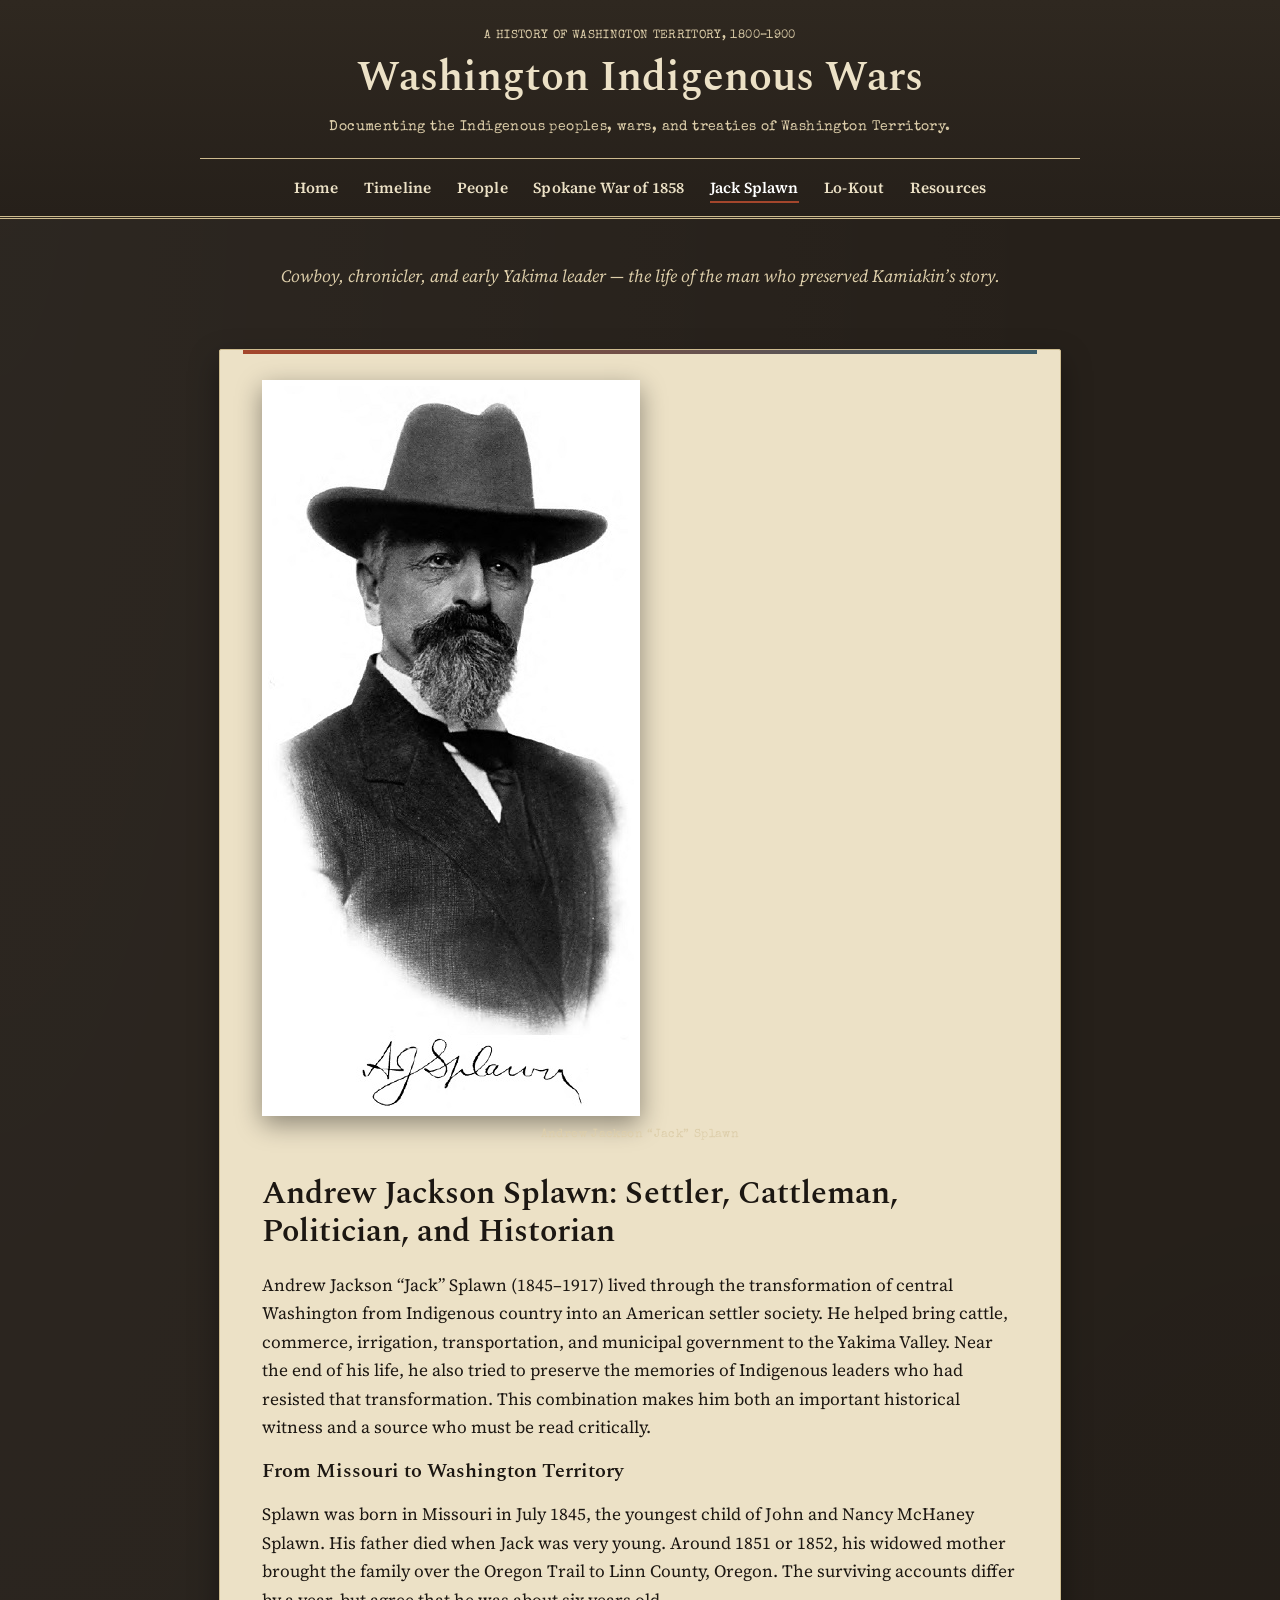
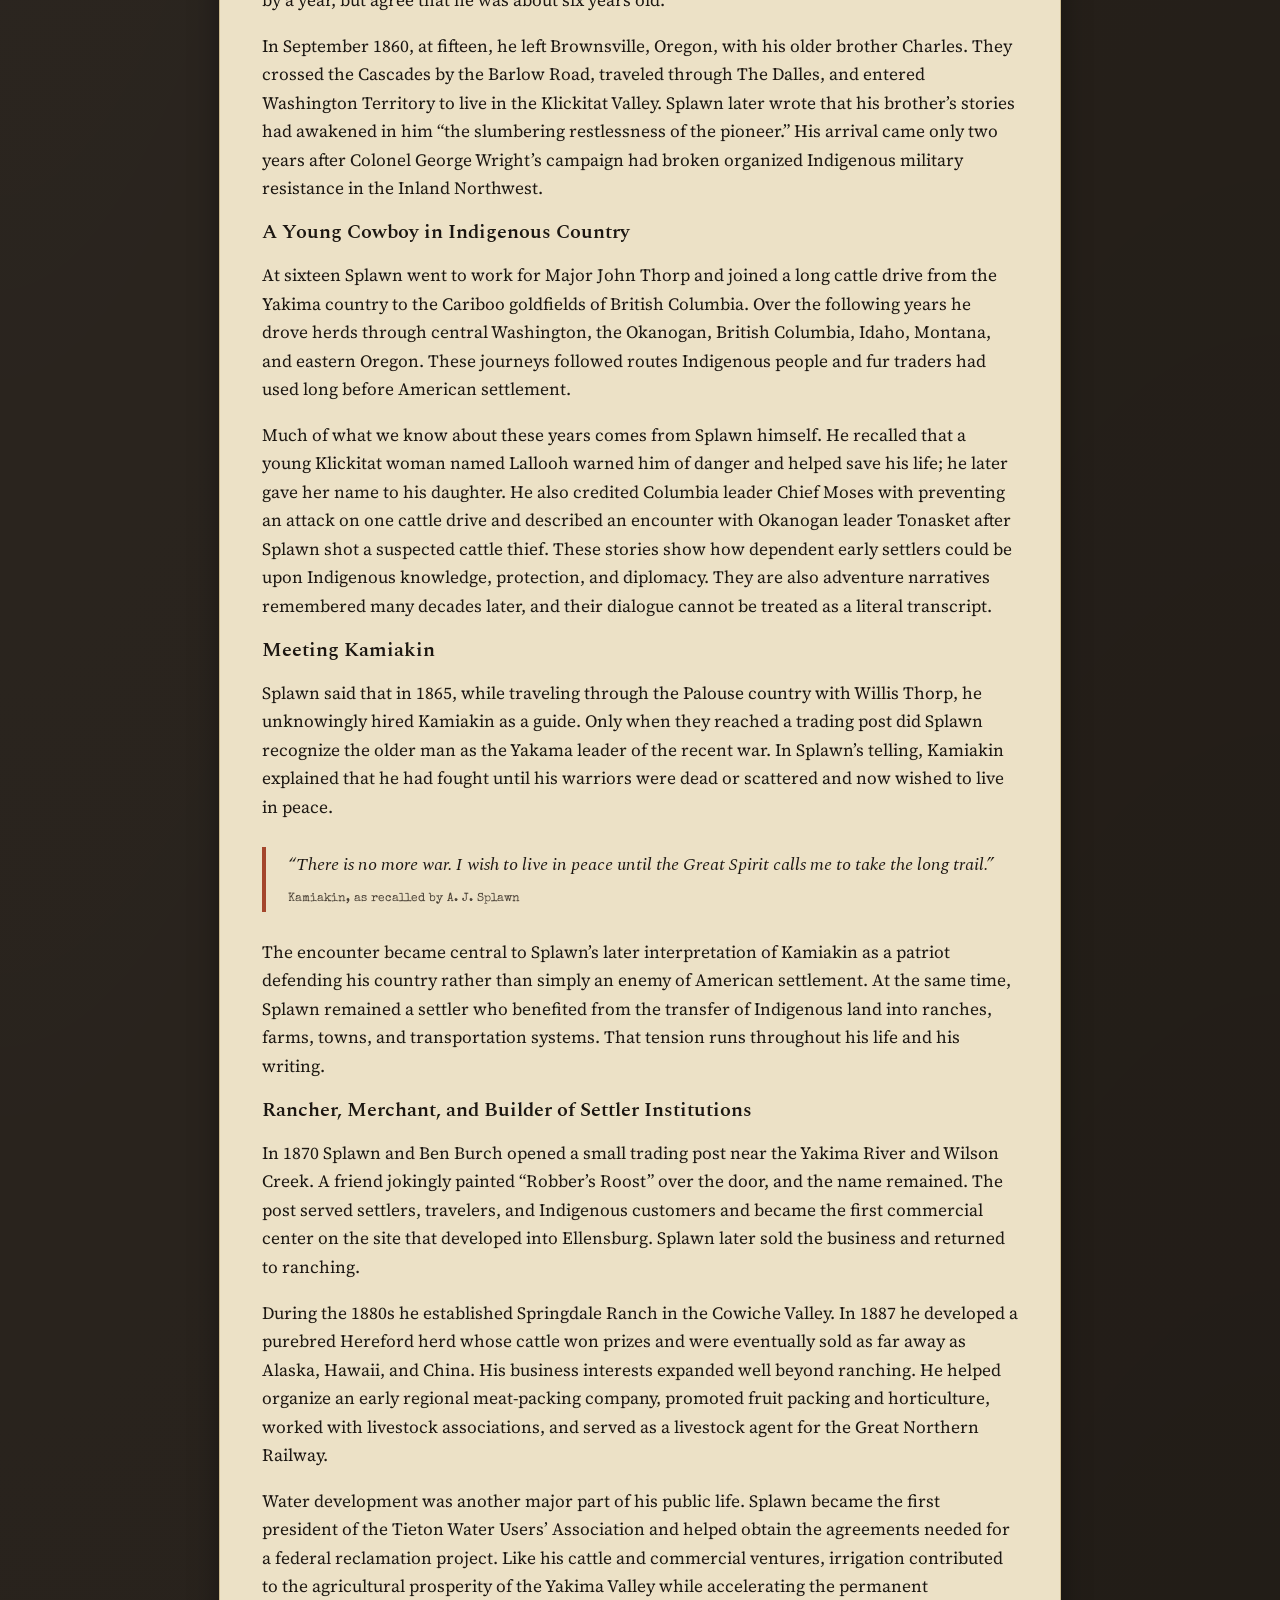
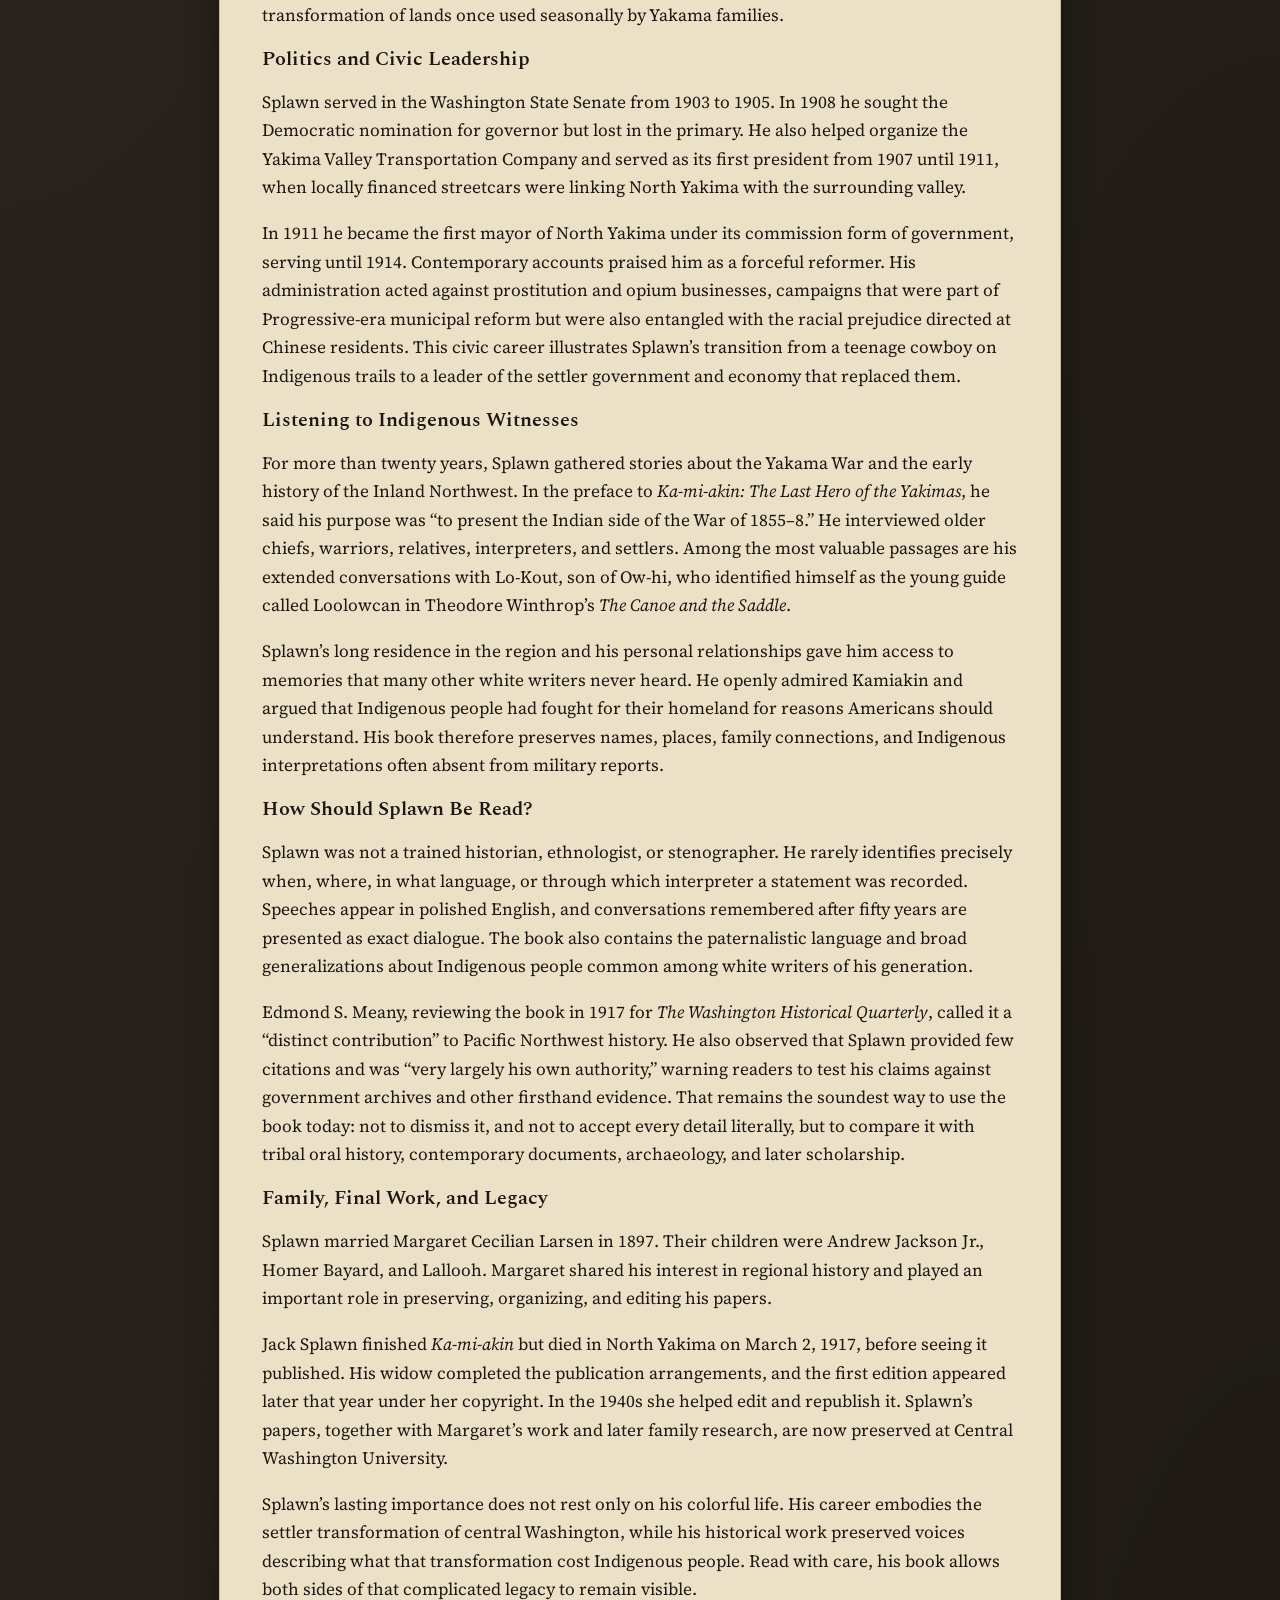
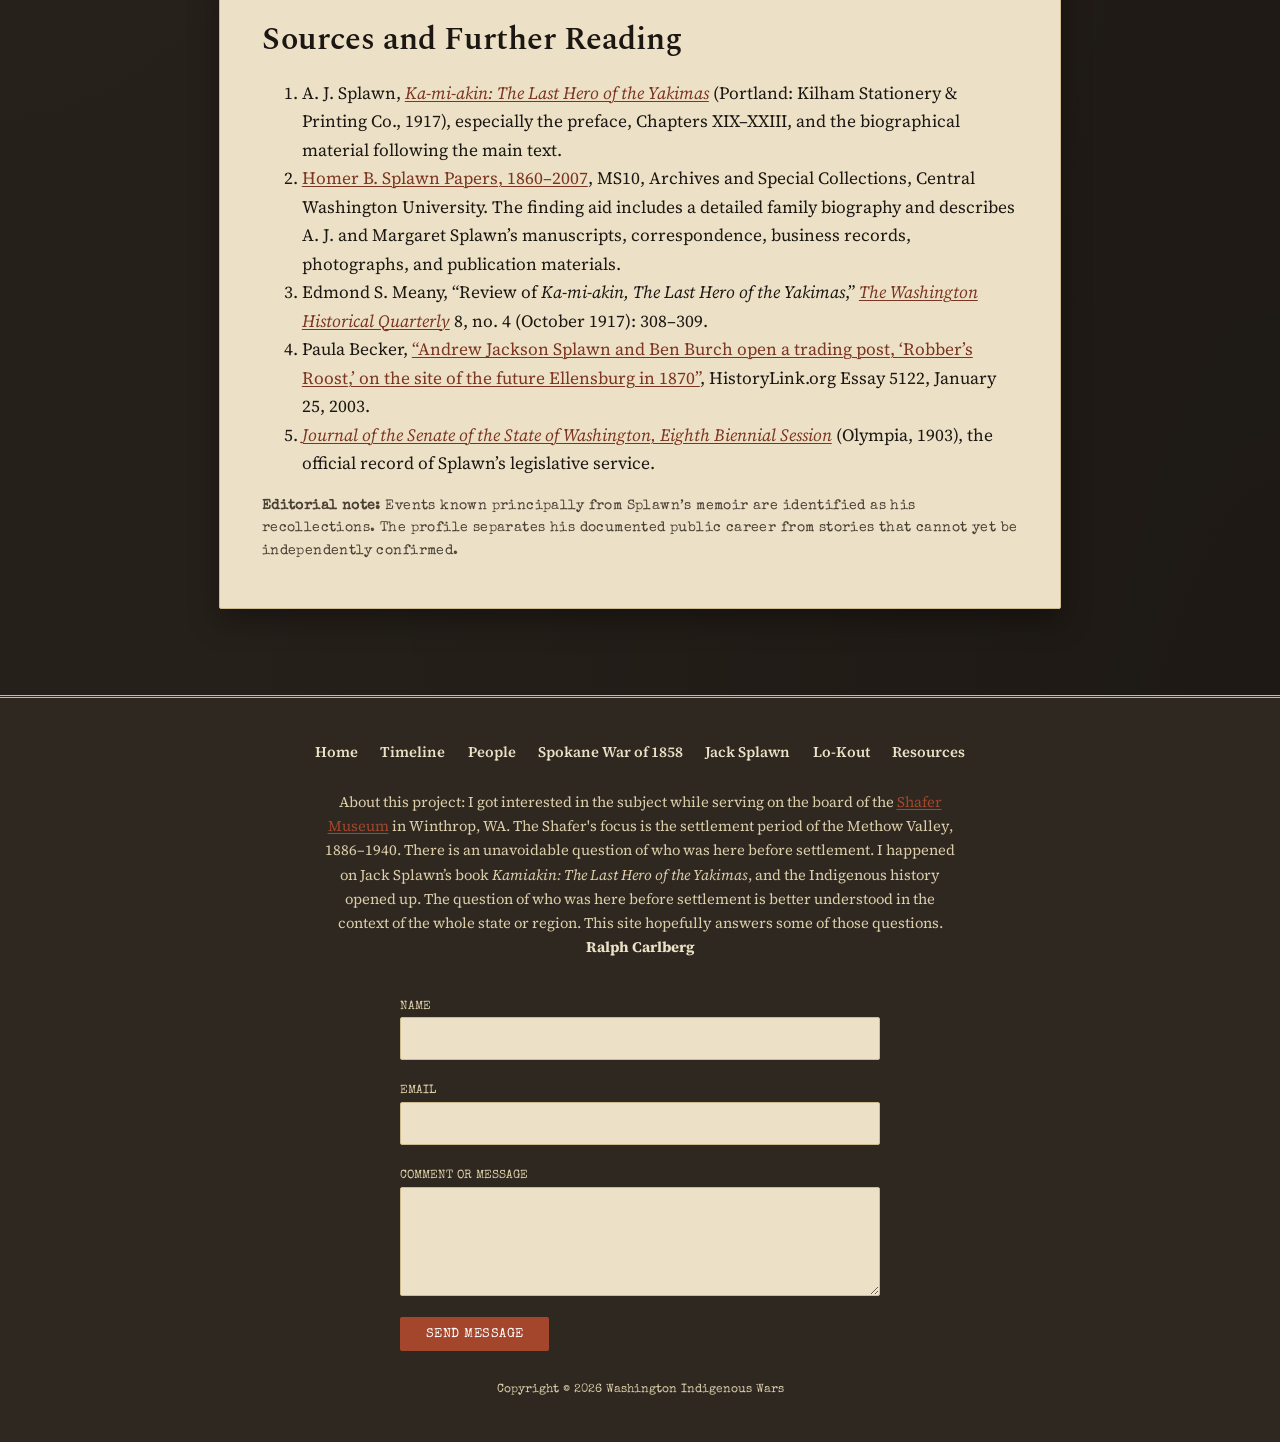
<file: andrew-jackson-splawn.html>
<!DOCTYPE html>
<html lang="en">
<head>
<meta charset="UTF-8">
<meta name="viewport" content="width=device-width, initial-scale=1">
<title>Andrew Jackson Splawn | Washington Indigenous Wars</title>
<meta name="description" content="The life of Andrew Jackson Splawn (1845–1917), the Yakima Valley cattleman, entrepreneur, and mayor who wrote the seminal 1917 biography of Chief Kamiakin.">
<link rel="canonical" href="https://washington-indigenous-wars.com/andrew-jackson-splawn.html">
<meta property="og:type" content="website">
<meta property="og:site_name" content="Washington Indigenous Wars">
<meta property="og:title" content="Andrew Jackson Splawn | Washington Indigenous Wars">
<meta property="og:description" content="The life of Andrew Jackson Splawn (1845–1917), the Yakima Valley cattleman, entrepreneur, and mayor who wrote the seminal 1917 biography of Chief Kamiakin.">
<meta property="og:image" content="images/kamiakin.jpg">
<meta property="og:url" content="https://washington-indigenous-wars.com/andrew-jackson-splawn.html">
<meta name="twitter:card" content="summary_large_image">
<meta name="twitter:title" content="Andrew Jackson Splawn | Washington Indigenous Wars">
<meta name="twitter:description" content="The life of Andrew Jackson Splawn (1845–1917), the Yakima Valley cattleman, entrepreneur, and mayor who wrote the seminal 1917 biography of Chief Kamiakin.">
<link rel="preconnect" href="https://fonts.googleapis.com"><link rel="preconnect" href="https://fonts.gstatic.com" crossorigin><link href="https://fonts.googleapis.com/css2?family=Spectral:wght@500;600;700&family=Source+Serif+4:opsz,wght@8..60,400;8..60,600&family=Special+Elite&display=swap" rel="stylesheet">
<link rel="stylesheet" href="css/styles.css">
</head>
<body>
<a class="skip-link" href="#content">Skip to content</a>

<header class="site-header">
  <div class="masthead">
    <span class="eyebrow">A history of Washington Territory, 1800&ndash;1900</span>
    <h1><a href="index.html" style="color:inherit;text-decoration:none;">Washington Indigenous Wars</a></h1>
    <p class="tagline">Documenting the Indigenous peoples, wars, and treaties of Washington Territory.</p>
  </div>
  <nav class="primary" aria-label="Site"><ul>
    <li><a href="index.html">Home</a></li>
    <li><a href="time-line.html">Timeline</a></li>
    <li><a href="people.html">People</a></li>
    <li><a href="spokane-war-1858.html">Spokane War of 1858</a></li>
    <li><a href="andrew-jackson-splawn.html" aria-current="page">Jack Splawn</a></li>
    <li><a href="lo-kout.html">Lo-Kout</a></li>
    <li><a href="bibliography.html">Resources</a></li>
  </ul></nav>
</header>


<div class="hero-intro">
  <p>Cowboy, chronicler, and early Yakima leader &mdash; the life of the man who preserved Kamiakin&rsquo;s
  story.</p>
</div>


<main id="content">
<div class="wrap">

<div class="panel">
<figure>
  <img src="images/andrew-jackson-splawn.jpg" alt="Portrait of Andrew Jackson Splawn">
  <figcaption>Andrew Jackson &ldquo;Jack&rdquo; Splawn</figcaption>
</figure>

<h2>Andrew Jackson Splawn: Settler, Cattleman, Politician, and Historian</h2>

<p>Andrew Jackson &ldquo;Jack&rdquo; Splawn (1845&ndash;1917) lived through the transformation of central
Washington from Indigenous country into an American settler society. He helped bring cattle, commerce,
irrigation, transportation, and municipal government to the Yakima Valley. Near the end of his life, he
also tried to preserve the memories of Indigenous leaders who had resisted that transformation. This
combination makes him both an important historical witness and a source who must be read critically.</p>

<h3>From Missouri to Washington Territory</h3>

<p>Splawn was born in Missouri in July 1845, the youngest child of John and Nancy McHaney Splawn. His
father died when Jack was very young. Around 1851 or 1852, his widowed mother brought the family over the
Oregon Trail to Linn County, Oregon. The surviving accounts differ by a year, but agree that he was about
six years old.</p>

<p>In September 1860, at fifteen, he left Brownsville, Oregon, with his older brother Charles. They crossed
the Cascades by the Barlow Road, traveled through The Dalles, and entered Washington Territory to live in
the Klickitat Valley. Splawn later wrote that his brother&rsquo;s stories had awakened in him &ldquo;the
slumbering restlessness of the pioneer.&rdquo; His arrival came only two years after Colonel George Wright&rsquo;s
campaign had broken organized Indigenous military resistance in the Inland Northwest.</p>

<h3>A Young Cowboy in Indigenous Country</h3>

<p>At sixteen Splawn went to work for Major John Thorp and joined a long cattle drive from the Yakima
country to the Cariboo goldfields of British Columbia. Over the following years he drove herds through
central Washington, the Okanogan, British Columbia, Idaho, Montana, and eastern Oregon. These journeys
followed routes Indigenous people and fur traders had used long before American settlement.</p>

<p>Much of what we know about these years comes from Splawn himself. He recalled that a young Klickitat
woman named Lallooh warned him of danger and helped save his life; he later gave her name to his daughter.
He also credited Columbia leader Chief Moses with preventing an attack on one cattle drive and described
an encounter with Okanogan leader Tonasket after Splawn shot a suspected cattle thief. These stories show
how dependent early settlers could be upon Indigenous knowledge, protection, and diplomacy. They are also
adventure narratives remembered many decades later, and their dialogue cannot be treated as a literal
transcript.</p>

<h3>Meeting Kamiakin</h3>

<p>Splawn said that in 1865, while traveling through the Palouse country with Willis Thorp, he unknowingly
hired Kamiakin as a guide. Only when they reached a trading post did Splawn recognize the older man as the
Yakama leader of the recent war. In Splawn&rsquo;s telling, Kamiakin explained that he had fought until his
warriors were dead or scattered and now wished to live in peace.</p>

<blockquote class="speech">
&ldquo;There is no more war. I wish to live in peace until the Great Spirit calls me to take the long
trail.&rdquo;
<cite>Kamiakin, as recalled by A. J. Splawn</cite>
</blockquote>

<p>The encounter became central to Splawn&rsquo;s later interpretation of Kamiakin as a patriot defending his
country rather than simply an enemy of American settlement. At the same time, Splawn remained a settler
who benefited from the transfer of Indigenous land into ranches, farms, towns, and transportation systems.
That tension runs throughout his life and his writing.</p>

<h3>Rancher, Merchant, and Builder of Settler Institutions</h3>

<p>In 1870 Splawn and Ben Burch opened a small trading post near the Yakima River and Wilson Creek. A
friend jokingly painted &ldquo;Robber&rsquo;s Roost&rdquo; over the door, and the name remained. The post served
settlers, travelers, and Indigenous customers and became the first commercial center on the site that
developed into Ellensburg. Splawn later sold the business and returned to ranching.</p>

<p>During the 1880s he established Springdale Ranch in the Cowiche Valley. In 1887 he developed a
purebred Hereford herd whose cattle won prizes and were eventually sold as far away as Alaska, Hawaii,
and China. His business interests expanded well beyond ranching. He helped organize an early regional
meat-packing company, promoted fruit packing and horticulture, worked with livestock associations, and
served as a livestock agent for the Great Northern Railway.</p>

<p>Water development was another major part of his public life. Splawn became the first president of the
Tieton Water Users&rsquo; Association and helped obtain the agreements needed for a federal reclamation
project. Like his cattle and commercial ventures, irrigation contributed to the agricultural prosperity
of the Yakima Valley while accelerating the permanent transformation of lands once used seasonally by
Yakama families.</p>

<h3>Politics and Civic Leadership</h3>

<p>Splawn served in the Washington State Senate from 1903 to 1905. In 1908 he sought the Democratic
nomination for governor but lost in the primary. He also helped organize the Yakima Valley Transportation
Company and served as its first president from 1907 until 1911, when locally financed streetcars were
linking North Yakima with the surrounding valley.</p>

<p>In 1911 he became the first mayor of North Yakima under its commission form of government, serving
until 1914. Contemporary accounts praised him as a forceful reformer. His administration acted against
prostitution and opium businesses, campaigns that were part of Progressive-era municipal reform but were
also entangled with the racial prejudice directed at Chinese residents. This civic career illustrates
Splawn&rsquo;s transition from a teenage cowboy on Indigenous trails to a leader of the settler government and
economy that replaced them.</p>

<h3>Listening to Indigenous Witnesses</h3>

<p>For more than twenty years, Splawn gathered stories about the Yakama War and the early history of the
Inland Northwest. In the preface to <em>Ka-mi-akin: The Last Hero of the Yakimas</em>, he said his purpose
was &ldquo;to present the Indian side of the War of 1855&ndash;8.&rdquo; He interviewed older chiefs, warriors,
relatives, interpreters, and settlers. Among the most valuable passages are his extended conversations
with Lo-Kout, son of Ow-hi, who identified himself as the young guide called Loolowcan in Theodore
Winthrop&rsquo;s <em>The Canoe and the Saddle</em>.</p>

<p>Splawn&rsquo;s long residence in the region and his personal relationships gave him access to memories that
many other white writers never heard. He openly admired Kamiakin and argued that Indigenous people had
fought for their homeland for reasons Americans should understand. His book therefore preserves names,
places, family connections, and Indigenous interpretations often absent from military reports.</p>

<h3>How Should Splawn Be Read?</h3>

<p>Splawn was not a trained historian, ethnologist, or stenographer. He rarely identifies precisely when,
where, in what language, or through which interpreter a statement was recorded. Speeches appear in
polished English, and conversations remembered after fifty years are presented as exact dialogue. The
book also contains the paternalistic language and broad generalizations about Indigenous people common
among white writers of his generation.</p>

<p>Edmond S. Meany, reviewing the book in 1917 for <em>The Washington Historical Quarterly</em>, called it
a &ldquo;distinct contribution&rdquo; to Pacific Northwest history. He also observed that Splawn provided few
citations and was &ldquo;very largely his own authority,&rdquo; warning readers to test his claims against
government archives and other firsthand evidence. That remains the soundest way to use the book today:
not to dismiss it, and not to accept every detail literally, but to compare it with tribal oral history,
contemporary documents, archaeology, and later scholarship.</p>

<h3>Family, Final Work, and Legacy</h3>

<p>Splawn married Margaret Cecilian Larsen in 1897. Their children were Andrew Jackson Jr., Homer Bayard,
and Lallooh. Margaret shared his interest in regional history and played an important role in preserving,
organizing, and editing his papers.</p>

<p>Jack Splawn finished <em>Ka-mi-akin</em> but died in North Yakima on March 2, 1917, before seeing it
published. His widow completed the publication arrangements, and the first edition appeared later that
year under her copyright. In the 1940s she helped edit and republish it. Splawn&rsquo;s papers, together with
Margaret&rsquo;s work and later family research, are now preserved at Central Washington University.</p>

<p>Splawn&rsquo;s lasting importance does not rest only on his colorful life. His career embodies the settler
transformation of central Washington, while his historical work preserved voices describing what that
transformation cost Indigenous people. Read with care, his book allows both sides of that complicated
legacy to remain visible.</p>

<h2>Sources and Further Reading</h2>

<ol>
  <li>A. J. Splawn, <a href="https://archive.org/details/kamiakinlasthero00spla"><em>Ka-mi-akin: The
  Last Hero of the Yakimas</em></a> (Portland: Kilham Stationery &amp; Printing Co., 1917), especially
  the preface, Chapters XIX&ndash;XXIII, and the biographical material following the main text.</li>
  <li><a href="https://archiveswest.orbiscascade.org/ark:80444/xv27120">Homer B. Splawn Papers,
  1860&ndash;2007</a>, MS10, Archives and Special Collections, Central Washington University. The finding
  aid includes a detailed family biography and describes A. J. and Margaret Splawn&rsquo;s manuscripts,
  correspondence, business records, photographs, and publication materials.</li>
  <li>Edmond S. Meany, &ldquo;Review of <em>Ka-mi-akin, The Last Hero of the Yakimas</em>,&rdquo;
  <a href="https://archive.org/details/washingtonhistor08wash"><em>The Washington Historical
  Quarterly</em></a> 8, no. 4 (October 1917): 308&ndash;309.</li>
  <li>Paula Becker, <a href="https://www.historylink.org/File/5122">&ldquo;Andrew Jackson Splawn and Ben
  Burch open a trading post, &lsquo;Robber&rsquo;s Roost,&rsquo; on the site of the future Ellensburg in
  1870&rdquo;</a>, HistoryLink.org Essay 5122, January 25, 2003.</li>
  <li><a href="https://leg.wa.gov/media/wm0cmplz/1903senatejournal.pdf"><em>Journal of the Senate of the
  State of Washington, Eighth Biennial Session</em></a> (Olympia, 1903), the official record of Splawn&rsquo;s
  legislative service.</li>
</ol>

<p class="meta" style="font-size:0.85rem;color:var(--ink-soft);"><strong>Editorial note:</strong>
Events known principally from Splawn&rsquo;s memoir are identified as his recollections. The profile separates
his documented public career from stories that cannot yet be independently confirmed.</p>
</div>

</div>
</main>

<footer class="site-footer">
  <div class="wrap">
    <nav aria-label="Site (footer)"><ul>
    <li><a href="index.html">Home</a></li>
    <li><a href="time-line.html">Timeline</a></li>
    <li><a href="people.html">People</a></li>
    <li><a href="spokane-war-1858.html">Spokane War of 1858</a></li>
    <li><a href="andrew-jackson-splawn.html" aria-current="page">Jack Splawn</a></li>
    <li><a href="lo-kout.html">Lo-Kout</a></li>
    <li><a href="bibliography.html">Resources</a></li>
  </ul></nav>
    
<p class="about">About this project: I got interested in the subject while serving on the board of the
<a href="http://shafermuseum.org">Shafer Museum</a> in Winthrop, WA. The Shafer's focus is the settlement
period of the Methow Valley, 1886&ndash;1940. There is an unavoidable question of who was here before
settlement. I happened on Jack Splawn&rsquo;s book <em>Kamiakin: The Last Hero of the Yakimas</em>, and the
Indigenous history opened up. The question of who was here before settlement is better understood in the
context of the whole state or region. This site hopefully answers some of those questions.<br><strong>Ralph Carlberg</strong></p>

    
<form class="contact-form" action="https://formspree.io/f/xjybyyrv" method="POST">
  <div>
    <label for="name">Name</label>
    <input type="text" id="name" name="name" required>
  </div>
  <div>
    <label for="email">Email</label>
    <input type="email" id="email" name="email" required>
  </div>
  <div>
    <label for="message">Comment or Message</label>
    <textarea id="message" name="message" rows="4" required></textarea>
  </div>
  <button type="submit">Send Message</button>
</form>

    <p class="copyright">Copyright &copy; 2026 Washington Indigenous Wars</p>
  </div>
</footer>

</body>
</html>
</file>
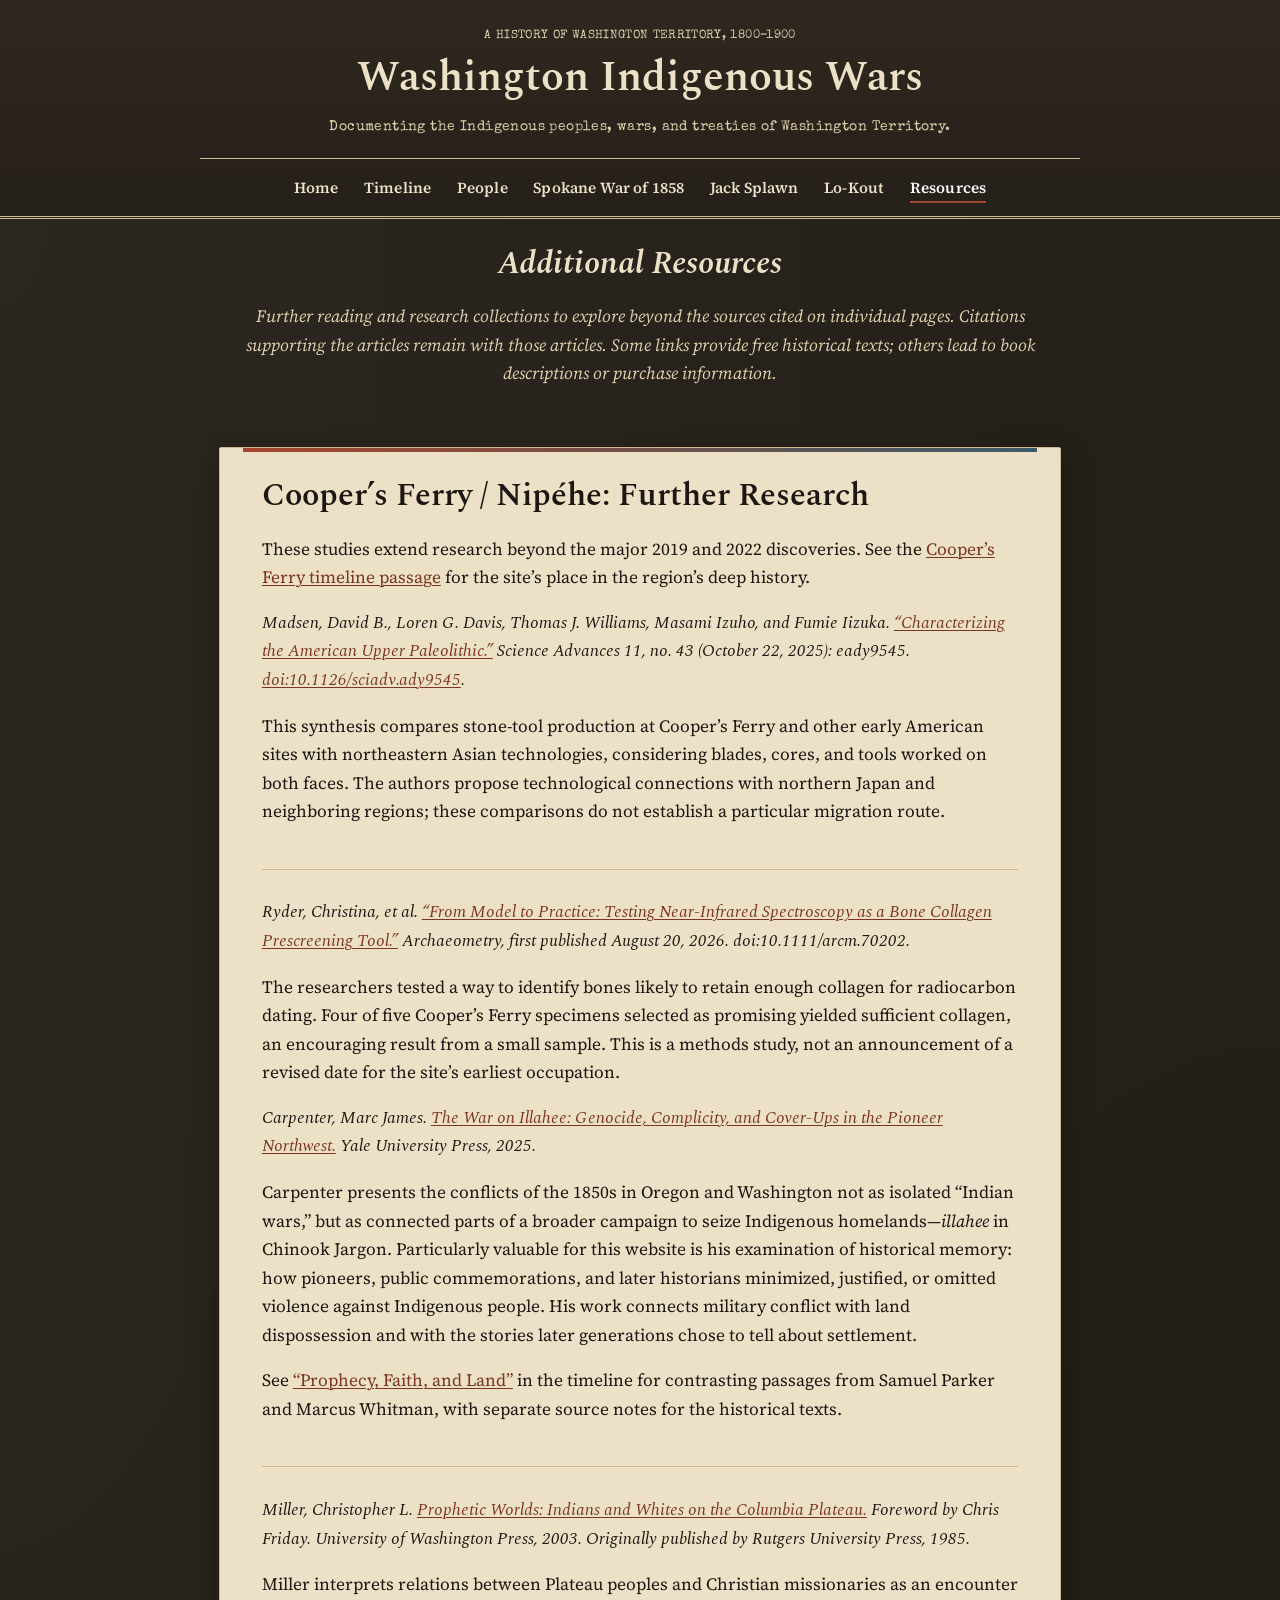
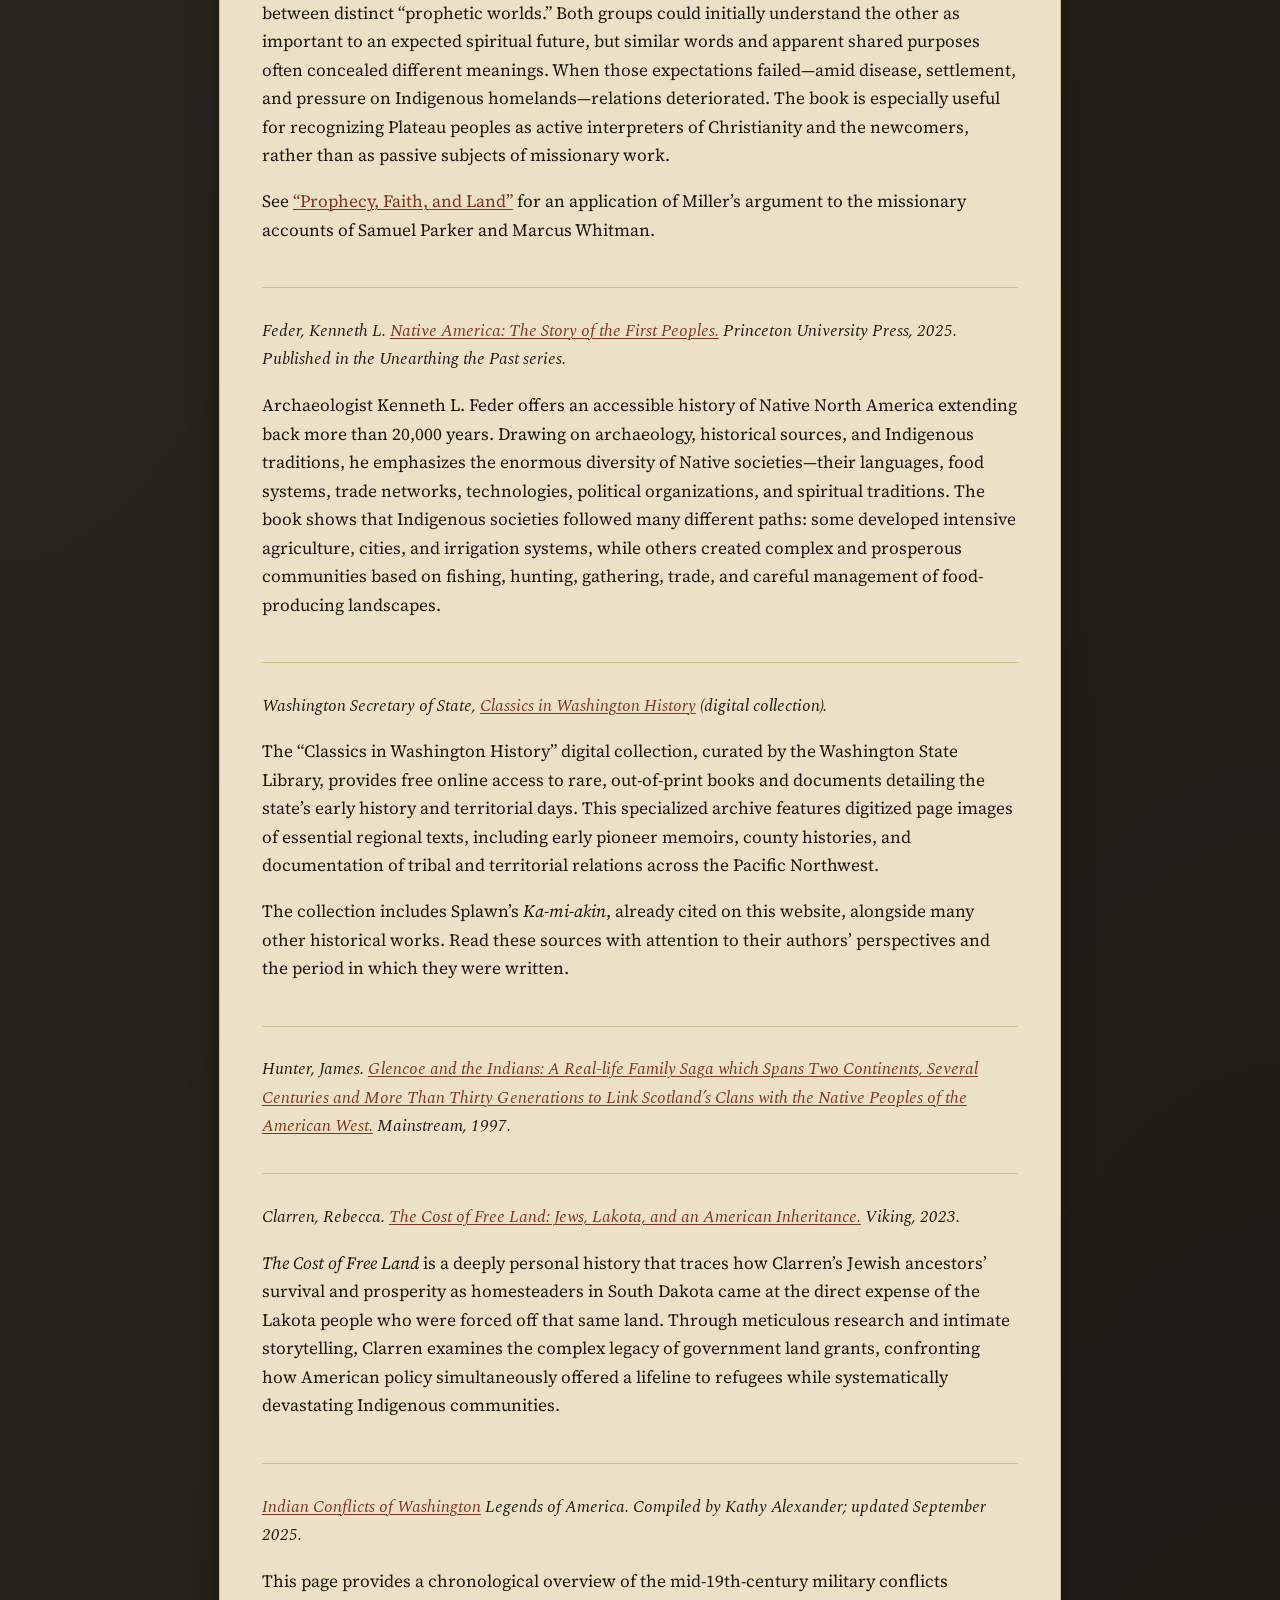
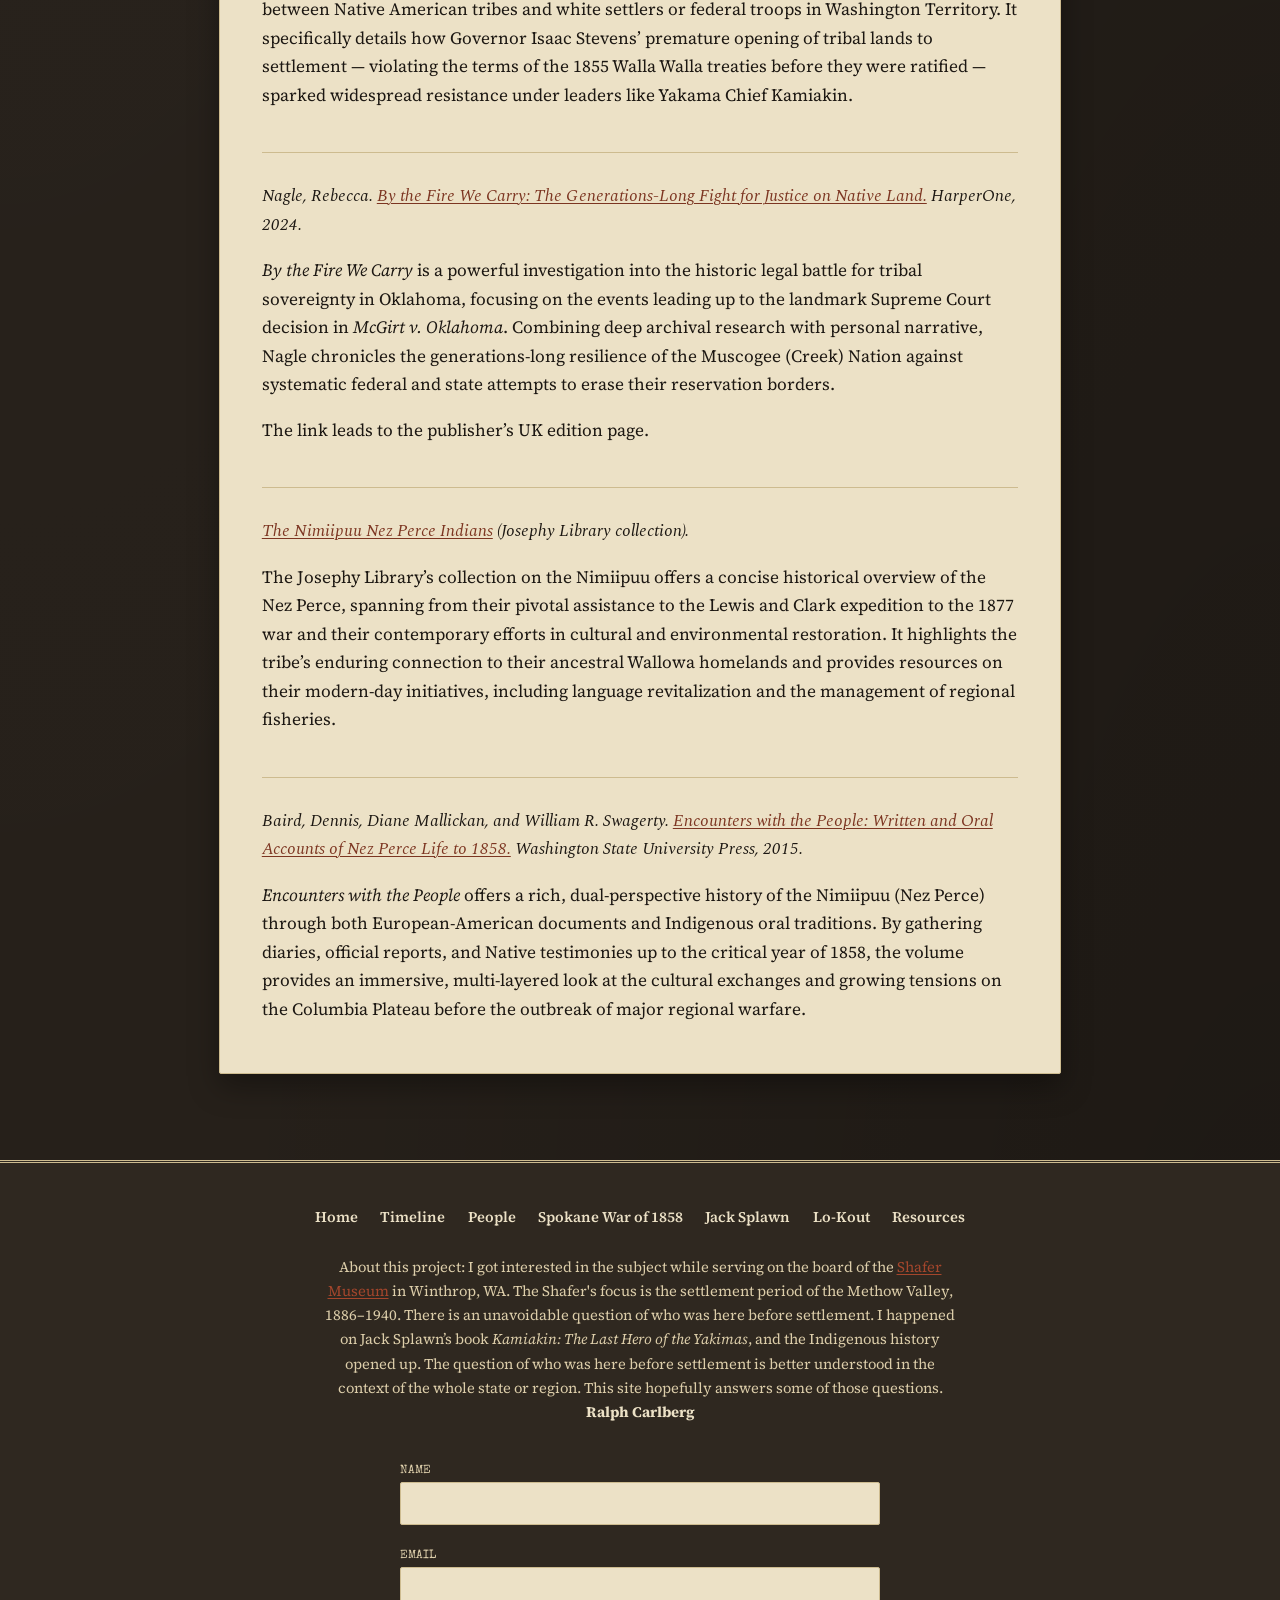
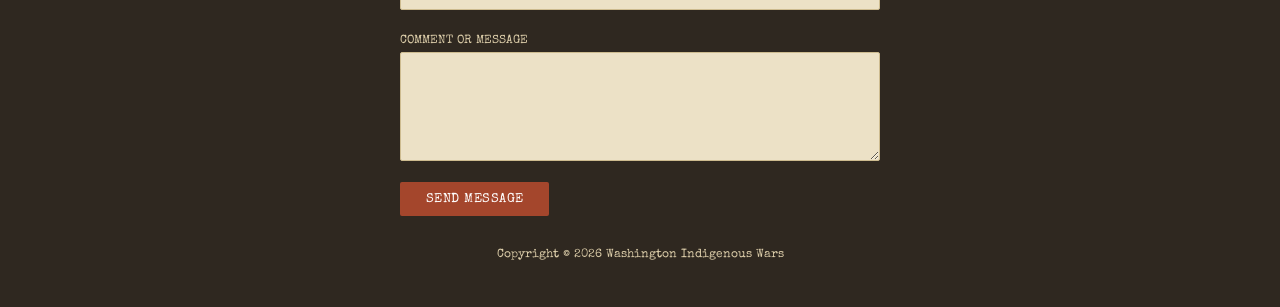
<file: bibliography.html>
<!DOCTYPE html>
<html lang="en">
<head>
<meta charset="UTF-8">
<meta name="viewport" content="width=device-width, initial-scale=1">
<title>Additional Resources | Washington Indigenous Wars</title>
<meta name="description" content="Additional books, collections, and historical overviews for exploring Indigenous history in Washington Territory and beyond.">
<link rel="canonical" href="https://washington-indigenous-wars.com/bibliography.html">
<meta property="og:type" content="website">
<meta property="og:site_name" content="Washington Indigenous Wars">
<meta property="og:title" content="Additional Resources | Washington Indigenous Wars">
<meta property="og:description" content="Additional books, collections, and historical overviews for exploring Indigenous history in Washington Territory and beyond.">
<meta property="og:image" content="images/kamiakin.jpg">
<meta property="og:url" content="https://washington-indigenous-wars.com/bibliography.html">
<meta name="twitter:card" content="summary_large_image">
<meta name="twitter:title" content="Additional Resources | Washington Indigenous Wars">
<meta name="twitter:description" content="Additional books, collections, and historical overviews for exploring Indigenous history in Washington Territory and beyond.">
<link rel="preconnect" href="https://fonts.googleapis.com"><link rel="preconnect" href="https://fonts.gstatic.com" crossorigin><link href="https://fonts.googleapis.com/css2?family=Spectral:wght@500;600;700&family=Source+Serif+4:opsz,wght@8..60,400;8..60,600&family=Special+Elite&display=swap" rel="stylesheet">
<link rel="stylesheet" href="css/styles.css">
</head>
<body>
<a class="skip-link" href="#content">Skip to content</a>

<header class="site-header">
  <div class="masthead">
    <span class="eyebrow">A history of Washington Territory, 1800&ndash;1900</span>
    <h1><a href="index.html" style="color:inherit;text-decoration:none;">Washington Indigenous Wars</a></h1>
    <p class="tagline">Documenting the Indigenous peoples, wars, and treaties of Washington Territory.</p>
  </div>
  <nav class="primary" aria-label="Site"><ul>
    <li><a href="index.html">Home</a></li>
    <li><a href="time-line.html">Timeline</a></li>
    <li><a href="people.html">People</a></li>
    <li><a href="spokane-war-1858.html">Spokane War of 1858</a></li>
    <li><a href="andrew-jackson-splawn.html">Jack Splawn</a></li>
    <li><a href="lo-kout.html">Lo-Kout</a></li>
    <li><a href="bibliography.html" aria-current="page">Resources</a></li>
  </ul></nav>
</header>


<div class="hero-intro">
  <h2>Additional Resources</h2><p>Further reading and research collections to explore beyond the sources cited on individual pages. Citations supporting the articles remain with those articles. Some links provide free historical texts; others lead to book descriptions or purchase information.</p>
</div>


<main id="content">
<div class="wrap">

<div class="panel">




<section id="coopers-ferry-research" aria-labelledby="coopers-ferry-research-heading">
<h2 id="coopers-ferry-research-heading">Cooper’s Ferry / Nipéhe: Further Research</h2>
<p>These studies extend research beyond the major 2019 and 2022 discoveries. See the <a href="time-line.html#coopers-ferry">Cooper’s Ferry timeline passage</a> for the site’s place in the region’s deep history.</p>
<div class="biblio-entry" id="madsen-2025">
<p class="citation">Madsen, David B., Loren G. Davis, Thomas J. Williams, Masami Izuho, and Fumie Iizuka. <a href="https://pmc.ncbi.nlm.nih.gov/articles/PMC12542946/">“Characterizing the American Upper Paleolithic.”</a> <em>Science Advances</em> 11, no. 43 (October 22, 2025): eady9545. <a href="https://doi.org/10.1126/sciadv.ady9545">doi:10.1126/sciadv.ady9545</a>.</p>
<p>This synthesis compares stone-tool production at Cooper’s Ferry and other early American sites with northeastern Asian technologies, considering blades, cores, and tools worked on both faces. The authors propose technological connections with northern Japan and neighboring regions; these comparisons do not establish a particular migration route.</p>
</div>
<div class="biblio-entry" id="ryder-2026">
<p class="citation">Ryder, Christina, et al. <a href="https://doi.org/10.1111/arcm.70202">“From Model to Practice: Testing Near-Infrared Spectroscopy as a Bone Collagen Prescreening Tool.”</a> <em>Archaeometry</em>, first published August 20, 2026. doi:10.1111/arcm.70202.</p>
<p>The researchers tested a way to identify bones likely to retain enough collagen for radiocarbon dating. Four of five Cooper’s Ferry specimens selected as promising yielded sufficient collagen, an encouraging result from a small sample. This is a methods study, not an announcement of a revised date for the site’s earliest occupation.</p>
</div>
</section>

<div class="biblio-entry" id="carpenter-illahee">
  <p class="citation">Carpenter, Marc James. <a href="https://yalebooks.yale.edu/book/9780300275735/the-war-on-illahee/"><em>The War on Illahee: Genocide, Complicity, and Cover-Ups in the Pioneer Northwest.</em></a> Yale University Press, 2025.</p>
  <p>Carpenter presents the conflicts of the 1850s in Oregon and Washington not as isolated &ldquo;Indian wars,&rdquo; but as connected parts of a broader campaign to seize Indigenous homelands&mdash;<em>illahee</em> in Chinook Jargon. Particularly valuable for this website is his examination of historical memory: how pioneers, public commemorations, and later historians minimized, justified, or omitted violence against Indigenous people. His work connects military conflict with land dispossession and with the stories later generations chose to tell about settlement.</p>
  <p>See <a href="time-line.html#faith-land-and-the-future">“Prophecy, Faith, and Land”</a> in the timeline for contrasting passages from Samuel Parker and Marcus Whitman, with separate source notes for the historical texts.</p>
</div>

<div class="biblio-entry" id="miller-prophetic-worlds">
  <p class="citation">Miller, Christopher L. <a href="https://uwapress.uw.edu/book/9780295983028/prophetic-worlds/"><em>Prophetic Worlds: Indians and Whites on the Columbia Plateau.</em></a> Foreword by Chris Friday. University of Washington Press, 2003. Originally published by Rutgers University Press, 1985.</p>
  <p>Miller interprets relations between Plateau peoples and Christian missionaries as an encounter between distinct &ldquo;prophetic worlds.&rdquo; Both groups could initially understand the other as important to an expected spiritual future, but similar words and apparent shared purposes often concealed different meanings. When those expectations failed&mdash;amid disease, settlement, and pressure on Indigenous homelands&mdash;relations deteriorated. The book is especially useful for recognizing Plateau peoples as active interpreters of Christianity and the newcomers, rather than as passive subjects of missionary work.</p>
  <p>See <a href="faith-land.html">“Prophecy, Faith, and Land”</a> for an application of Miller&rsquo;s argument to the missionary accounts of Samuel Parker and Marcus Whitman.</p>
</div>

<div class="biblio-entry" id="feder-native-america">
  <p class="citation">Feder, Kenneth L. <a href="https://press.princeton.edu/books/hardcover/9780691220451/native-america"><em>Native America: The Story of the First Peoples.</em></a> Princeton University Press, 2025. Published in the <em>Unearthing the Past</em> series.</p>
  <p>Archaeologist Kenneth L. Feder offers an accessible history of Native North America extending back more than 20,000 years. Drawing on archaeology, historical sources, and Indigenous traditions, he emphasizes the enormous diversity of Native societies&mdash;their languages, food systems, trade networks, technologies, political organizations, and spiritual traditions. The book shows that Indigenous societies followed many different paths: some developed intensive agriculture, cities, and irrigation systems, while others created complex and prosperous communities based on fishing, hunting, gathering, trade, and careful management of food-producing landscapes.</p>
</div>

<div class="biblio-entry">
  <p class="citation">Washington Secretary of State, <a href="https://www.sos.wa.gov/library/research-collections/classics-washington-history"><em>Classics in Washington History</em></a> (digital
  collection).</p>
  <p>The &ldquo;Classics in Washington History&rdquo; digital collection, curated by the Washington State
  Library, provides free online access to rare, out-of-print books and documents detailing the state&rsquo;s
  early history and territorial days. This specialized archive features digitized page images of essential
  regional texts, including early pioneer memoirs, county histories, and documentation of tribal and
  territorial relations across the Pacific Northwest.</p>
<p>The collection includes Splawn&rsquo;s <em>Ka-mi-akin</em>, already cited on this website, alongside many other historical works. Read these sources with attention to their authors&rsquo; perspectives and the period in which they were written.</p></div>



<div class="biblio-entry">
  <p class="citation">Hunter, James. <a href="https://books.google.com/books/about/Glencoe_and_the_Indians.html?id=9W8aAQAAIAAJ"><em>Glencoe and the Indians: A Real-life Family Saga which Spans Two
  Continents, Several Centuries and More Than Thirty Generations to Link Scotland&rsquo;s Clans with the
  Native Peoples of the American West.</em></a> Mainstream, 1997.</p>
</div>

<div class="biblio-entry">
  <p class="citation">Clarren, Rebecca. <a href="https://www.penguinrandomhouse.com/books/647961/the-cost-of-free-land-by-rebecca-clarren/9780593655078/"><em>The Cost of Free Land: Jews, Lakota, and an American
  Inheritance.</em></a> Viking, 2023.</p>
  <p><em>The Cost of Free Land</em> is a deeply personal history that traces how Clarren&rsquo;s Jewish
  ancestors&rsquo; survival and prosperity as homesteaders in South Dakota came at the direct expense of the
  Lakota people who were forced off that same land. Through meticulous research and intimate storytelling,
  Clarren examines the complex legacy of government land grants, confronting how American policy
  simultaneously offered a lifeline to refugees while systematically devastating Indigenous communities.</p>
</div>

<div class="biblio-entry">
  <p class="citation"><a href="https://www.legendsofamerica.com/wa-indianconflicts/"><em>Indian Conflicts of Washington</em></a> Legends of America. Compiled by Kathy Alexander; updated September 2025.</p>
  <p>This page provides a chronological overview of the mid-19th-century military conflicts between Native
  American tribes and white settlers or federal troops in Washington Territory. It specifically details how
  Governor Isaac Stevens&rsquo; premature opening of tribal lands to settlement &mdash; violating the terms
  of the 1855 Walla Walla treaties before they were ratified &mdash; sparked widespread resistance under
  leaders like Yakama Chief Kamiakin.</p>
</div>

<div class="biblio-entry">
  <p class="citation">Nagle, Rebecca. <a href="https://www.harperreach.com/products/by-the-fire-we-carry-the-generations-long-fight-for-justice-on-native-land-rebecca-nagle-9780008725013/"><em>By the Fire We Carry: The Generations-Long Fight for Justice on
  Native Land.</em></a> HarperOne, 2024.</p>
  <p><em>By the Fire We Carry</em> is a powerful investigation into the historic legal battle for tribal
  sovereignty in Oklahoma, focusing on the events leading up to the landmark Supreme Court decision in
  <em>McGirt v. Oklahoma</em>. Combining deep archival research with personal narrative, Nagle chronicles
  the generations-long resilience of the Muscogee (Creek) Nation against systematic federal and state
  attempts to erase their reservation borders.</p>
<p>The link leads to the publisher&rsquo;s UK edition page.</p></div>

<div class="biblio-entry">
  <p class="citation"><a href="https://library.josephy.org/nimiipuu-2/"><em>The Nimiipuu Nez Perce Indians</em></a> (Josephy Library collection).</p>
  <p>The Josephy Library&rsquo;s collection on the Nimiipuu offers a concise historical overview of the Nez
  Perce, spanning from their pivotal assistance to the Lewis and Clark expedition to the 1877 war and their
  contemporary efforts in cultural and environmental restoration. It highlights the tribe&rsquo;s enduring
  connection to their ancestral Wallowa homelands and provides resources on their modern-day initiatives,
  including language revitalization and the management of regional fisheries.</p>
</div>

<div class="biblio-entry">
  <p class="citation">Baird, Dennis, Diane Mallickan, and William R. Swagerty. <a href="https://wsupress.wsu.edu/product/encounters-with-the-people/"><em>Encounters with the
  People: Written and Oral Accounts of Nez Perce Life to 1858.</em></a> Washington State University Press, 2015.</p>
  <p><em>Encounters with the People</em> offers a rich, dual-perspective history of the Nimiipuu (Nez Perce)
  through both European-American documents and Indigenous oral traditions. By gathering diaries, official
  reports, and Native testimonies up to the critical year of 1858, the volume provides an immersive,
  multi-layered look at the cultural exchanges and growing tensions on the Columbia Plateau before the
  outbreak of major regional warfare.</p>
</div>



</div>

</div>
</main>

<footer class="site-footer">
  <div class="wrap">
    <nav aria-label="Site (footer)"><ul>
    <li><a href="index.html">Home</a></li>
    <li><a href="time-line.html">Timeline</a></li>
    <li><a href="people.html">People</a></li>
    <li><a href="spokane-war-1858.html">Spokane War of 1858</a></li>
    <li><a href="andrew-jackson-splawn.html">Jack Splawn</a></li>
    <li><a href="lo-kout.html">Lo-Kout</a></li>
    <li><a href="bibliography.html" aria-current="page">Resources</a></li>
  </ul></nav>
    
<p class="about">About this project: I got interested in the subject while serving on the board of the
<a href="http://shafermuseum.org">Shafer Museum</a> in Winthrop, WA. The Shafer's focus is the settlement
period of the Methow Valley, 1886&ndash;1940. There is an unavoidable question of who was here before
settlement. I happened on Jack Splawn&rsquo;s book <em>Kamiakin: The Last Hero of the Yakimas</em>, and the
Indigenous history opened up. The question of who was here before settlement is better understood in the
context of the whole state or region. This site hopefully answers some of those questions.<br><strong>Ralph Carlberg</strong></p>

    
<form class="contact-form" action="https://formspree.io/f/xjybyyrv" method="POST">
  <div>
    <label for="name">Name</label>
    <input type="text" id="name" name="name" required>
  </div>
  <div>
    <label for="email">Email</label>
    <input type="email" id="email" name="email" required>
  </div>
  <div>
    <label for="message">Comment or Message</label>
    <textarea id="message" name="message" rows="4" required></textarea>
  </div>
  <button type="submit">Send Message</button>
</form>

    <p class="copyright">Copyright &copy; 2026 Washington Indigenous Wars</p>
  </div>
</footer>

</body>
</html>
</file>
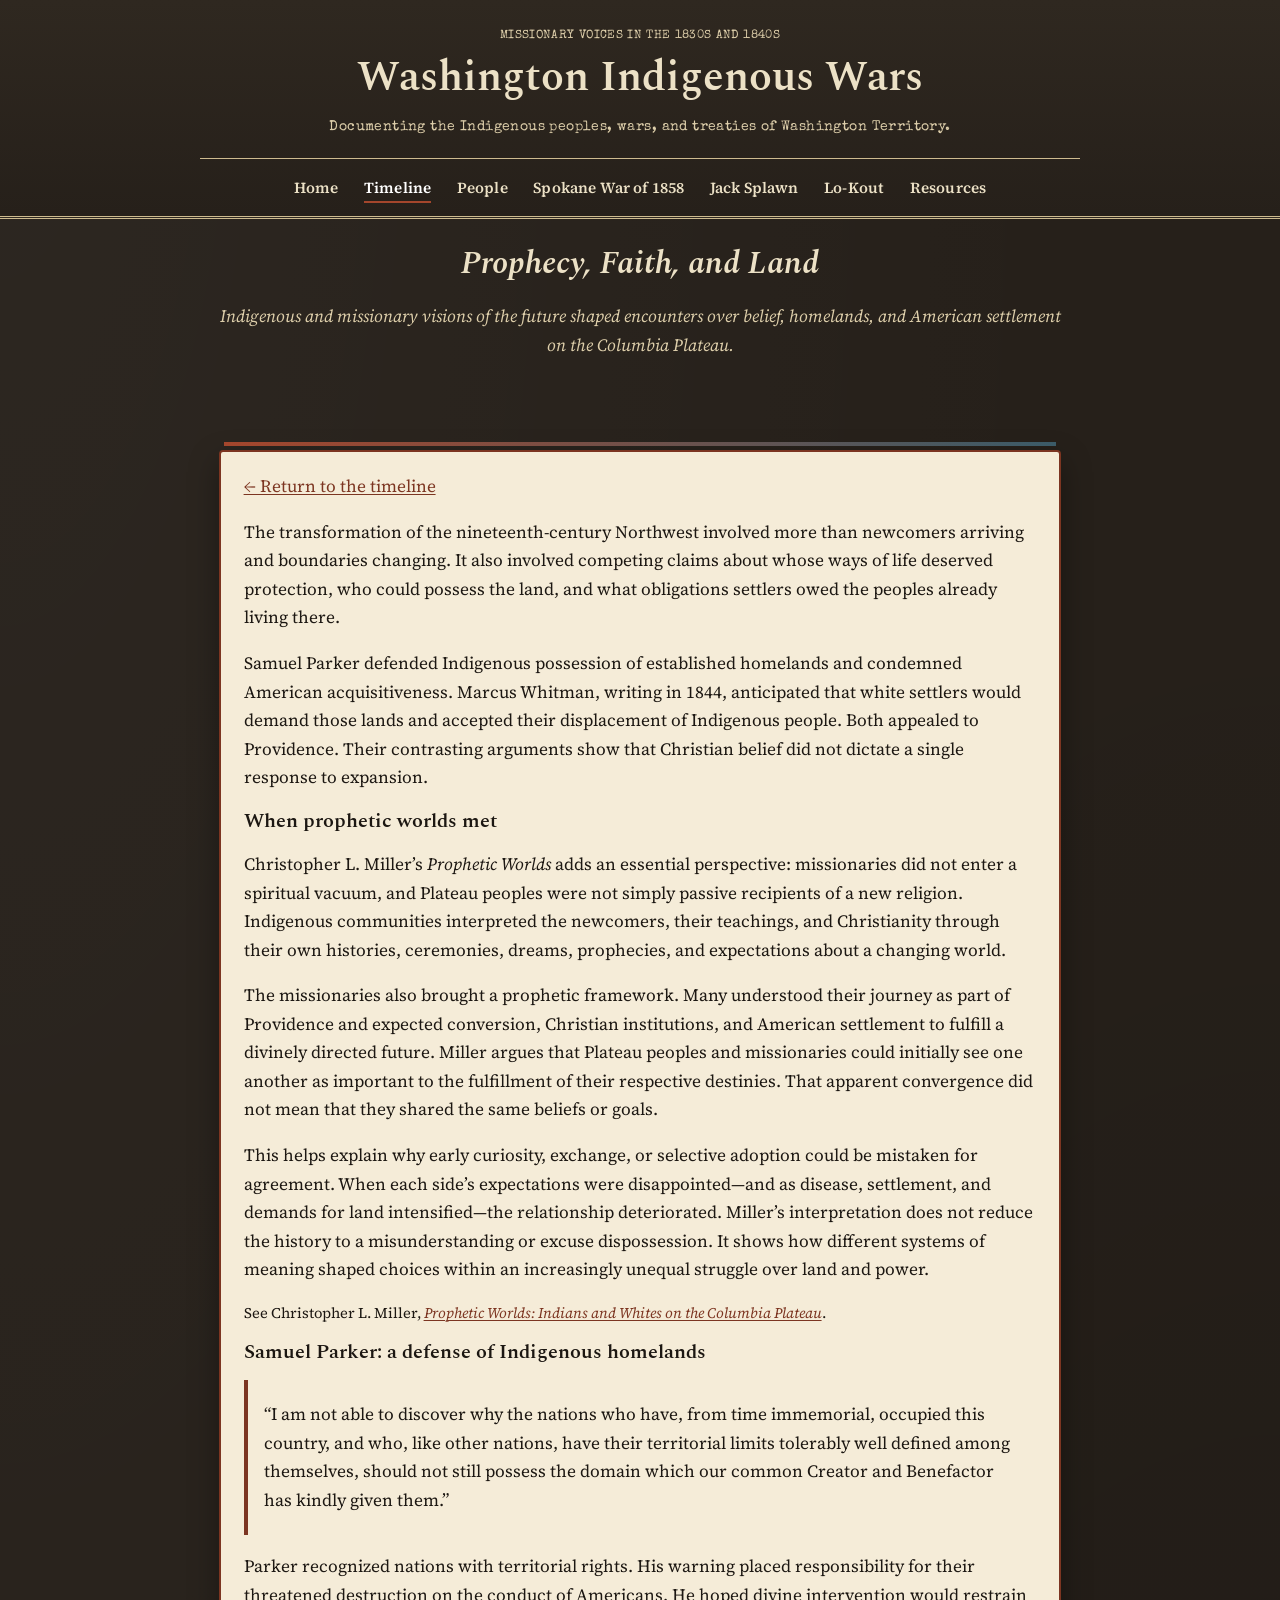
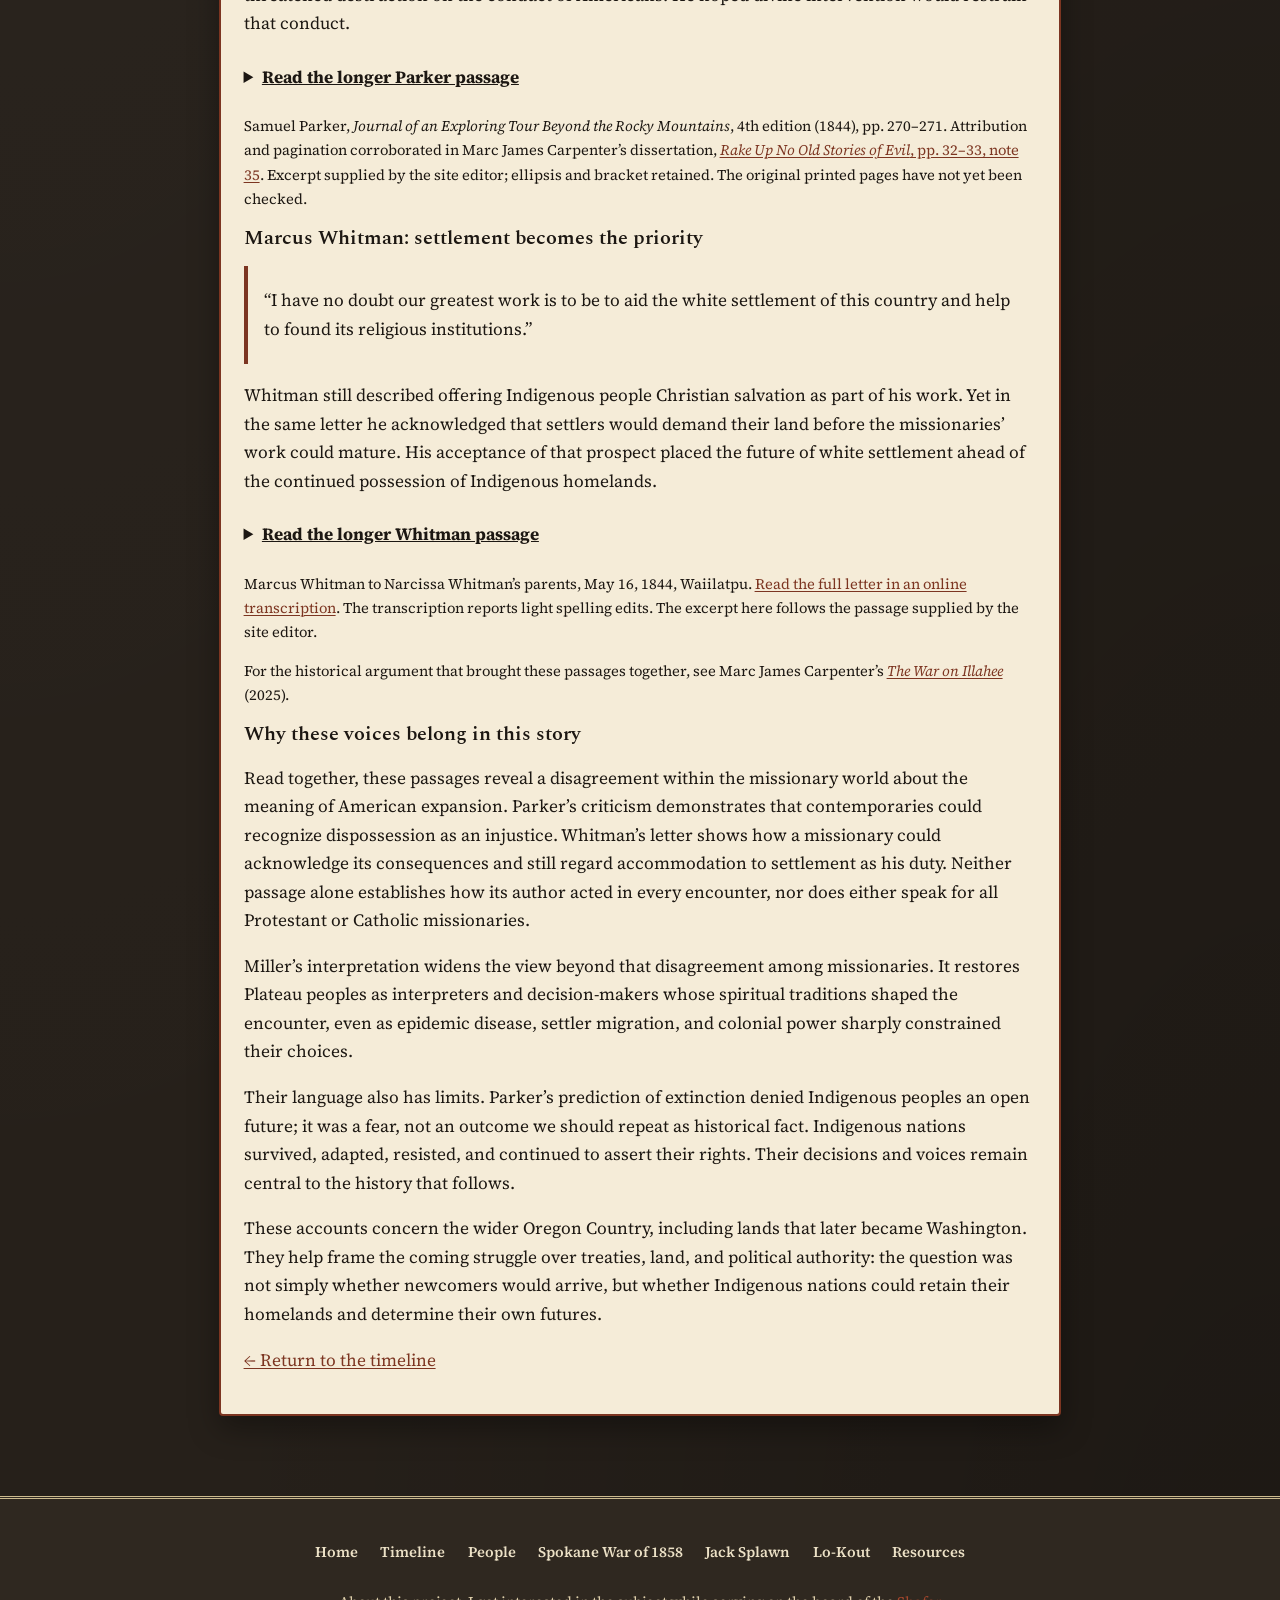
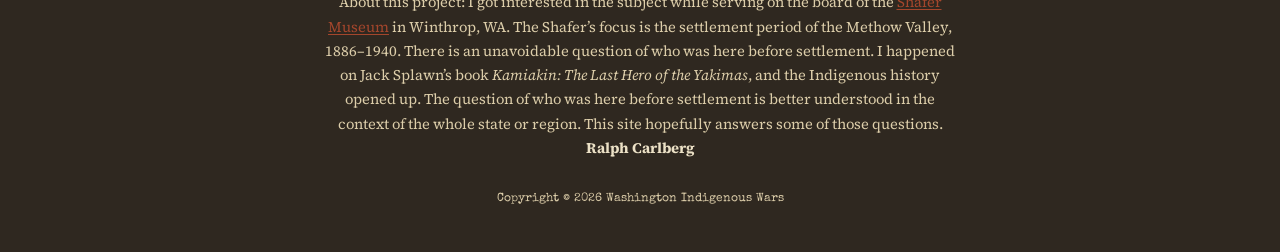
<file: faith-land.html>
<!DOCTYPE html>
<html lang="en">
<head>
<meta charset="UTF-8">
<meta name="viewport" content="width=device-width, initial-scale=1">
<title>Prophecy, Faith, and Land | Washington Indigenous Wars</title>
<meta name="description" content="Indigenous and missionary prophetic traditions shaped encounters over faith, land, and American settlement on the nineteenth-century Columbia Plateau.">
<link rel="canonical" href="https://washington-indigenous-wars.com/faith-land.html">
<meta property="og:type" content="article">
<meta property="og:site_name" content="Washington Indigenous Wars">
<meta property="og:title" content="Prophecy, Faith, and Land">
<meta property="og:description" content="Indigenous and missionary prophetic traditions shaped encounters over faith, land, and American settlement on the Columbia Plateau.">
<meta property="og:image" content="images/marcus-whitman.jpg">
<meta property="og:url" content="https://washington-indigenous-wars.com/faith-land.html">
<meta name="twitter:card" content="summary_large_image">
<link rel="preconnect" href="https://fonts.googleapis.com"><link rel="preconnect" href="https://fonts.gstatic.com" crossorigin><link href="https://fonts.googleapis.com/css2?family=Spectral:wght@500;600;700&family=Source+Serif+4:opsz,wght@8..60,400;8..60,600&family=Special+Elite&display=swap" rel="stylesheet">
<link rel="stylesheet" href="css/styles.css">
</head>
<body>
<a class="skip-link" href="#content">Skip to content</a>

<header class="site-header">
  <div class="masthead">
    <span class="eyebrow">Missionary voices in the 1830s and 1840s</span>
    <h1><a href="index.html" style="color:inherit;text-decoration:none;">Washington Indigenous Wars</a></h1>
    <p class="tagline">Documenting the Indigenous peoples, wars, and treaties of Washington Territory.</p>
  </div>
  <nav class="primary" aria-label="Site"><ul>
    <li><a href="index.html">Home</a></li>
    <li><a href="time-line.html" aria-current="page">Timeline</a></li>
    <li><a href="people.html">People</a></li>
    <li><a href="spokane-war-1858.html">Spokane War of 1858</a></li>
    <li><a href="andrew-jackson-splawn.html">Jack Splawn</a></li>
    <li><a href="lo-kout.html">Lo-Kout</a></li>
    <li><a href="bibliography.html">Resources</a></li>
  </ul></nav>
</header>

<div class="hero-intro">
  <h2>Prophecy, Faith, and Land</h2>
  <p>Indigenous and missionary visions of the future shaped encounters over belief, homelands, and American settlement on the Columbia Plateau.</p>
</div>

<main id="content">
<div class="wrap">
<article class="panel faith-land">
<p><a href="time-line.html#faith-land-and-the-future">&larr; Return to the timeline</a></p>

<p>The transformation of the nineteenth-century Northwest involved more than newcomers arriving and boundaries changing. It also involved competing claims about whose ways of life deserved protection, who could possess the land, and what obligations settlers owed the peoples already living there.</p>
<p>Samuel Parker defended Indigenous possession of established homelands and condemned American acquisitiveness. Marcus Whitman, writing in 1844, anticipated that white settlers would demand those lands and accepted their displacement of Indigenous people. Both appealed to Providence. Their contrasting arguments show that Christian belief did not dictate a single response to expansion.</p>

<h3>When prophetic worlds met</h3>
<p>Christopher L. Miller&rsquo;s <cite>Prophetic Worlds</cite> adds an essential perspective: missionaries did not enter a spiritual vacuum, and Plateau peoples were not simply passive recipients of a new religion. Indigenous communities interpreted the newcomers, their teachings, and Christianity through their own histories, ceremonies, dreams, prophecies, and expectations about a changing world.</p>
<p>The missionaries also brought a prophetic framework. Many understood their journey as part of Providence and expected conversion, Christian institutions, and American settlement to fulfill a divinely directed future. Miller argues that Plateau peoples and missionaries could initially see one another as important to the fulfillment of their respective destinies. That apparent convergence did not mean that they shared the same beliefs or goals.</p>
<p>This helps explain why early curiosity, exchange, or selective adoption could be mistaken for agreement. When each side&rsquo;s expectations were disappointed&mdash;and as disease, settlement, and demands for land intensified&mdash;the relationship deteriorated. Miller&rsquo;s interpretation does not reduce the history to a misunderstanding or excuse dispossession. It shows how different systems of meaning shaped choices within an increasingly unequal struggle over land and power.</p>
<p class="source-note">See Christopher L. Miller, <a href="bibliography.html#miller-prophetic-worlds"><cite>Prophetic Worlds: Indians and Whites on the Columbia Plateau</cite></a>.</p>

<h3>Samuel Parker: a defense of Indigenous homelands</h3>
<blockquote><p>&ldquo;I am not able to discover why the nations who have, from time immemorial, occupied this country, and who, like other nations, have their territorial limits tolerably well defined among themselves, should not still possess the domain which our common Creator and Benefactor has kindly given them.&rdquo;</p></blockquote>
<p>Parker recognized nations with territorial rights. His warning placed responsibility for their threatened destruction on the conduct of Americans. He hoped divine intervention would restrain that conduct.</p>
<details><summary>Read the longer Parker passage</summary>
<blockquote><p>&ldquo;It is a subject of increasing regret to every true friend of humanity, that unless the rapacious and acquisitive spirit, which urges our nation to appropriate these western territories, shall be restrained by the providence of God, these Indian nations will be compelled to yield their lands, their rights, and their lives to the merciless invaders of their country. . . . They are inevitably doomed to extinction by the hands of enlightened and powerful men[.] The history of the past, and the operation of present causes, show that as soon as the Indians shall be induced to sell and cede the best portions of their country, there being no farther west to which they can be removed, the Indian race must expire.&rdquo;</p></blockquote>
</details>
<p class="source-note">Samuel Parker, <cite>Journal of an Exploring Tour Beyond the Rocky Mountains</cite>, 4th edition (1844), pp. 270&ndash;271. Attribution and pagination corroborated in Marc James Carpenter&rsquo;s dissertation, <a href="https://scholarsbank.uoregon.edu/server/api/core/bitstreams/da87f1de-6c77-42a6-95ed-1824a7a8155c/content#page=42"><cite>Rake Up No Old Stories of Evil</cite>, pp. 32&ndash;33, note 35</a>. Excerpt supplied by the site editor; ellipsis and bracket retained. The original printed pages have not yet been checked.</p>

<h3>Marcus Whitman: settlement becomes the priority</h3>
<blockquote><p>&ldquo;I have no doubt our greatest work is to be to aid the white settlement of this country and help to found its religious institutions.&rdquo;</p></blockquote>
<p>Whitman still described offering Indigenous people Christian salvation as part of his work. Yet in the same letter he acknowledged that settlers would demand their land before the missionaries&rsquo; work could mature. His acceptance of that prospect placed the future of white settlement ahead of the continued possession of Indigenous homelands.</p>
<details><summary>Read the longer Whitman passage</summary>
<blockquote><p>&ldquo;It does not concern me so much what is to become of any particular set of Indians. . . . I have no doubt our greatest work is to be to aid the white settlement of this country and help to found its religious institutions. Providence has its full share in all these events. Although the Indians have made and are making rapid advance in religious knowledge and civilization, yet it cannot be hoped that time will be allowed to mature either . . . before the white settlers will demand the soil and seek the removal of both the Indians and the Mission. What Americans desire of this kind they always effect, and it is equally useless to oppose or desire it otherwise. . . . Indeed, I am fully convinced that when a people refuse or neglect to fill the designs of Providence, they ought not to complain at the results; and so it is equally useless for Christians to be anxious on their account.&rdquo;</p></blockquote>
<p>The first omission includes Whitman&rsquo;s statement that he wished to offer Indigenous people salvation through the gospel and an opportunity for what he called civilization. That context preserves the tension in his argument: missionary concern for individuals alongside acceptance of their peoples&rsquo; displacement.</p>
</details>
<p class="source-note">Marcus Whitman to Narcissa Whitman&rsquo;s parents, May 16, 1844, Waiilatpu. <a href="https://survivingtheoregontrail.com/history/whitman/narcissa-and-marcus-whitman-letters-may-16th-1844/">Read the full letter in an online transcription</a>. The transcription reports light spelling edits. The excerpt here follows the passage supplied by the site editor.</p>
<p class="source-note">For the historical argument that brought these passages together, see Marc James Carpenter&rsquo;s <a href="bibliography.html#carpenter-illahee"><cite>The War on Illahee</cite></a> (2025).</p>

<h3>Why these voices belong in this story</h3>
<p>Read together, these passages reveal a disagreement within the missionary world about the meaning of American expansion. Parker&rsquo;s criticism demonstrates that contemporaries could recognize dispossession as an injustice. Whitman&rsquo;s letter shows how a missionary could acknowledge its consequences and still regard accommodation to settlement as his duty. Neither passage alone establishes how its author acted in every encounter, nor does either speak for all Protestant or Catholic missionaries.</p>
<p>Miller&rsquo;s interpretation widens the view beyond that disagreement among missionaries. It restores Plateau peoples as interpreters and decision-makers whose spiritual traditions shaped the encounter, even as epidemic disease, settler migration, and colonial power sharply constrained their choices.</p>
<p>Their language also has limits. Parker&rsquo;s prediction of extinction denied Indigenous peoples an open future; it was a fear, not an outcome we should repeat as historical fact. Indigenous nations survived, adapted, resisted, and continued to assert their rights. Their decisions and voices remain central to the history that follows.</p>
<p>These accounts concern the wider Oregon Country, including lands that later became Washington. They help frame the coming struggle over treaties, land, and political authority: the question was not simply whether newcomers would arrive, but whether Indigenous nations could retain their homelands and determine their own futures.</p>

<p><a href="time-line.html#faith-land-and-the-future">&larr; Return to the timeline</a></p>
</article>
</div>
</main>

<footer class="site-footer">
  <div class="wrap">
    <nav aria-label="Site (footer)"><ul>
      <li><a href="index.html">Home</a></li>
      <li><a href="time-line.html" aria-current="page">Timeline</a></li>
      <li><a href="people.html">People</a></li>
      <li><a href="spokane-war-1858.html">Spokane War of 1858</a></li>
      <li><a href="andrew-jackson-splawn.html">Jack Splawn</a></li>
      <li><a href="lo-kout.html">Lo-Kout</a></li>
      <li><a href="bibliography.html">Resources</a></li>
    </ul></nav>
    <p class="about">About this project: I got interested in the subject while serving on the board of the <a href="http://shafermuseum.org">Shafer Museum</a> in Winthrop, WA. The Shafer&rsquo;s focus is the settlement period of the Methow Valley, 1886&ndash;1940. There is an unavoidable question of who was here before settlement. I happened on Jack Splawn&rsquo;s book <em>Kamiakin: The Last Hero of the Yakimas</em>, and the Indigenous history opened up. The question of who was here before settlement is better understood in the context of the whole state or region. This site hopefully answers some of those questions.<br><strong>Ralph Carlberg</strong></p>
    <p class="copyright">Copyright &copy; 2026 Washington Indigenous Wars</p>
  </div>
</footer>
</body>
</html>
</file>
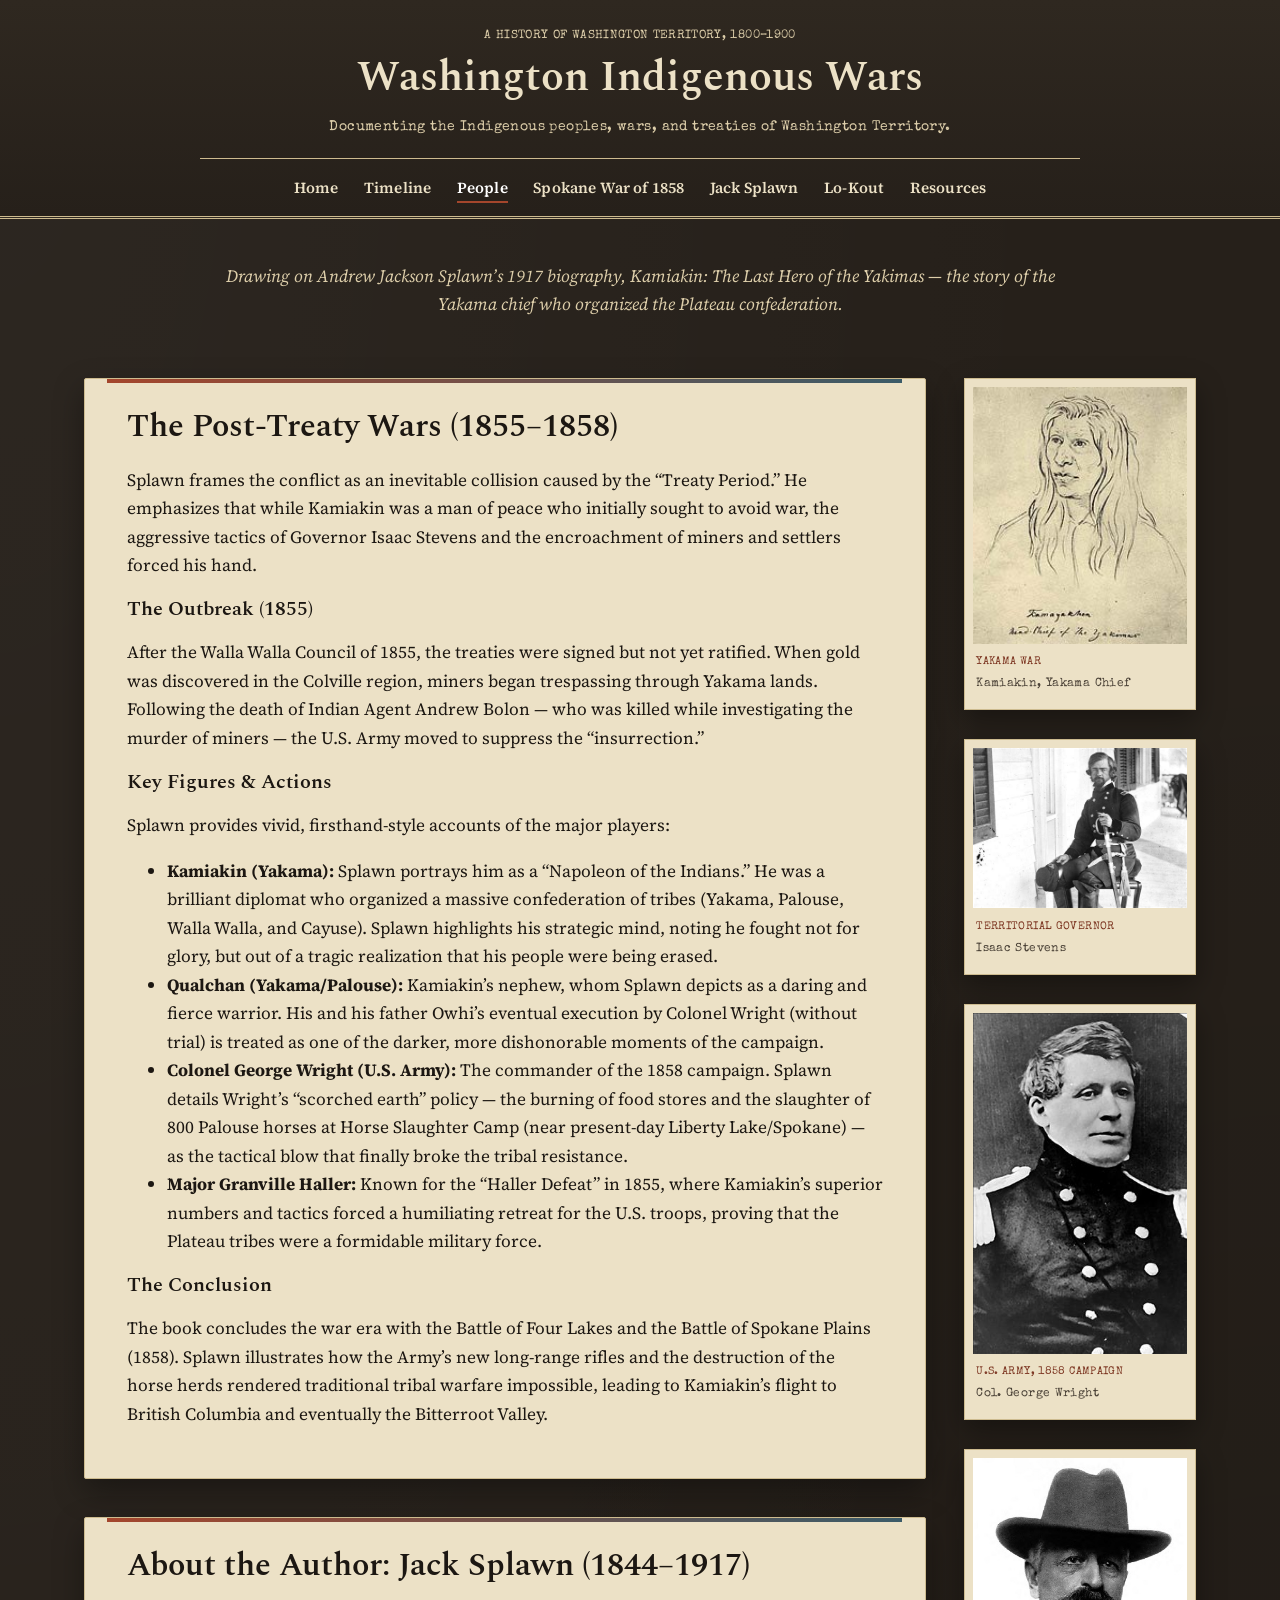
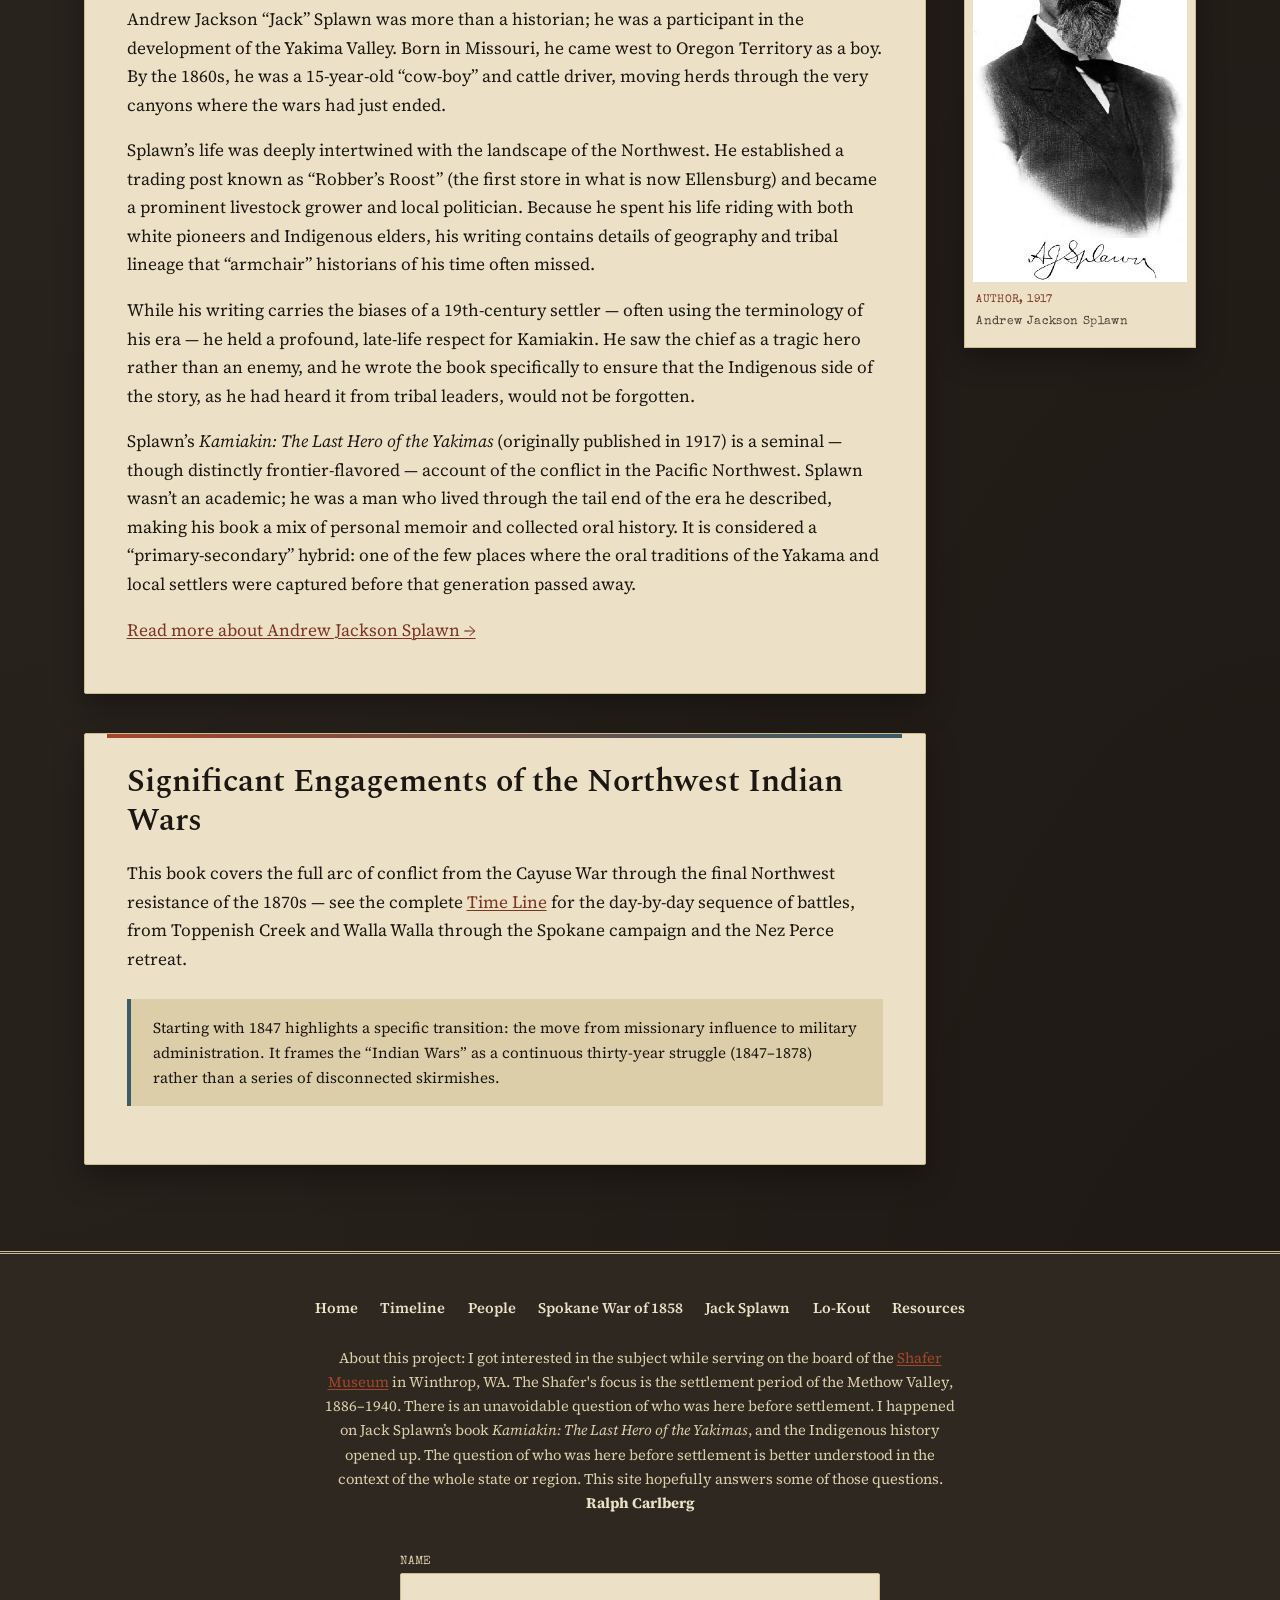
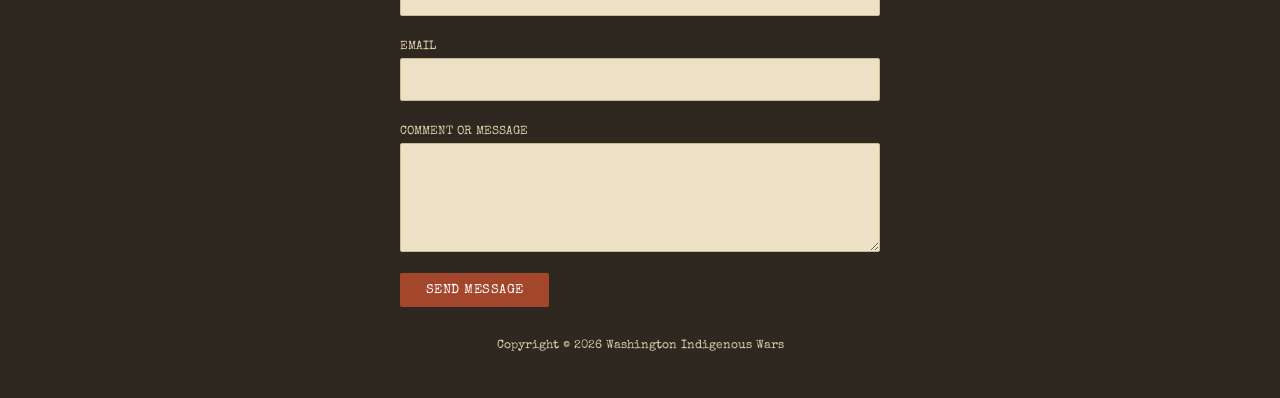
<file: kamiakin-hero.html>
<!DOCTYPE html>
<html lang="en">
<head>
<meta charset="UTF-8">
<meta name="viewport" content="width=device-width, initial-scale=1">
<title>Kamiakin Hero | Washington Indigenous Wars</title>
<meta name="description" content="The story of Chief Kamiakin of the Yakama, drawn from A.J. Splawn's 1917 biography Kamiakin: The Last Hero of the Yakimas.">
<link rel="canonical" href="https://washington-indigenous-wars.com/kamiakin-hero.html">
<meta property="og:type" content="website">
<meta property="og:site_name" content="Washington Indigenous Wars">
<meta property="og:title" content="Kamiakin Hero | Washington Indigenous Wars">
<meta property="og:description" content="The story of Chief Kamiakin of the Yakama, drawn from A.J. Splawn's 1917 biography Kamiakin: The Last Hero of the Yakimas.">
<meta property="og:image" content="images/kamiakin.jpg">
<meta property="og:url" content="https://washington-indigenous-wars.com/kamiakin-hero.html">
<meta name="twitter:card" content="summary_large_image">
<meta name="twitter:title" content="Kamiakin Hero | Washington Indigenous Wars">
<meta name="twitter:description" content="The story of Chief Kamiakin of the Yakama, drawn from A.J. Splawn's 1917 biography Kamiakin: The Last Hero of the Yakimas.">
<link rel="preconnect" href="https://fonts.googleapis.com"><link rel="preconnect" href="https://fonts.gstatic.com" crossorigin><link href="https://fonts.googleapis.com/css2?family=Spectral:wght@500;600;700&family=Source+Serif+4:opsz,wght@8..60,400;8..60,600&family=Special+Elite&display=swap" rel="stylesheet">
<link rel="stylesheet" href="css/styles.css">
</head>
<body>
<a class="skip-link" href="#content">Skip to content</a>

<header class="site-header">
  <div class="masthead">
    <span class="eyebrow">A history of Washington Territory, 1800&ndash;1900</span>
    <h1><a href="index.html" style="color:inherit;text-decoration:none;">Washington Indigenous Wars</a></h1>
    <p class="tagline">Documenting the Indigenous peoples, wars, and treaties of Washington Territory.</p>
  </div>
  <nav class="primary" aria-label="Site"><ul>
    <li><a href="index.html">Home</a></li>
    <li><a href="time-line.html">Timeline</a></li>
    <li><a href="people.html" aria-current="page">People</a></li>
    <li><a href="spokane-war-1858.html">Spokane War of 1858</a></li>
    <li><a href="andrew-jackson-splawn.html">Jack Splawn</a></li>
    <li><a href="lo-kout.html">Lo-Kout</a></li>
    <li><a href="bibliography.html">Resources</a></li>
  </ul></nav>
</header>


<div class="hero-intro">
  <p>Drawing on Andrew Jackson Splawn&rsquo;s 1917 biography, <em>Kamiakin: The Last Hero of the
  Yakimas</em> &mdash; the story of the Yakama chief who organized the Plateau confederation.</p>
</div>


<main id="content">
<div class="with-rail">
<div class="narrative">

<div class="panel">
<h2>The Post-Treaty Wars (1855&ndash;1858)</h2>
<p>Splawn frames the conflict as an inevitable collision caused by the &ldquo;Treaty Period.&rdquo; He
emphasizes that while Kamiakin was a man of peace who initially sought to avoid war, the aggressive tactics
of Governor Isaac Stevens and the encroachment of miners and settlers forced his hand.</p>

<h3>The Outbreak (1855)</h3>
<p>After the Walla Walla Council of 1855, the treaties were signed but not yet ratified. When gold was
discovered in the Colville region, miners began trespassing through Yakama lands. Following the death of
Indian Agent Andrew Bolon &mdash; who was killed while investigating the murder of miners &mdash; the U.S.
Army moved to suppress the &ldquo;insurrection.&rdquo;</p>

<h3>Key Figures &amp; Actions</h3>
<p>Splawn provides vivid, firsthand-style accounts of the major players:</p>
<ul>
  <li><strong>Kamiakin (Yakama):</strong> Splawn portrays him as a &ldquo;Napoleon of the Indians.&rdquo;
  He was a brilliant diplomat who organized a massive confederation of tribes (Yakama, Palouse, Walla
  Walla, and Cayuse). Splawn highlights his strategic mind, noting he fought not for glory, but out of a
  tragic realization that his people were being erased.</li>
  <li><strong>Qualchan (Yakama/Palouse):</strong> Kamiakin&rsquo;s nephew, whom Splawn depicts as a daring
  and fierce warrior. His and his father Owhi&rsquo;s eventual execution by Colonel Wright (without trial)
  is treated as one of the darker, more dishonorable moments of the campaign.</li>
  <li><strong>Colonel George Wright (U.S. Army):</strong> The commander of the 1858 campaign. Splawn
  details Wright&rsquo;s &ldquo;scorched earth&rdquo; policy &mdash; the burning of food stores and the
  slaughter of 800 Palouse horses at Horse Slaughter Camp (near present-day Liberty Lake/Spokane) &mdash;
  as the tactical blow that finally broke the tribal resistance.</li>
  <li><strong>Major Granville Haller:</strong> Known for the &ldquo;Haller Defeat&rdquo; in 1855, where
  Kamiakin&rsquo;s superior numbers and tactics forced a humiliating retreat for the U.S. troops, proving
  that the Plateau tribes were a formidable military force.</li>
</ul>

<h3>The Conclusion</h3>
<p>The book concludes the war era with the Battle of Four Lakes and the Battle of Spokane Plains (1858).
Splawn illustrates how the Army&rsquo;s new long-range rifles and the destruction of the horse herds
rendered traditional tribal warfare impossible, leading to Kamiakin&rsquo;s flight to British Columbia and
eventually the Bitterroot Valley.</p>
</div>

<div class="panel">
<h2>About the Author: Jack Splawn (1844&ndash;1917)</h2>
<p>Andrew Jackson &ldquo;Jack&rdquo; Splawn was more than a historian; he was a participant in the
development of the Yakima Valley. Born in Missouri, he came west to Oregon Territory as a boy. By the
1860s, he was a 15-year-old &ldquo;cow-boy&rdquo; and cattle driver, moving herds through the very canyons
where the wars had just ended.</p>

<p>Splawn&rsquo;s life was deeply intertwined with the landscape of the Northwest. He established a
trading post known as &ldquo;Robber&rsquo;s Roost&rdquo; (the first store in what is now Ellensburg) and
became a prominent livestock grower and local politician. Because he spent his life riding with both white
pioneers and Indigenous elders, his writing contains details of geography and tribal lineage that
&ldquo;armchair&rdquo; historians of his time often missed.</p>

<p>While his writing carries the biases of a 19th-century settler &mdash; often using the terminology of
his era &mdash; he held a profound, late-life respect for Kamiakin. He saw the chief as a tragic hero
rather than an enemy, and he wrote the book specifically to ensure that the Indigenous side of the story,
as he had heard it from tribal leaders, would not be forgotten.</p>

<p>Splawn&rsquo;s <em>Kamiakin: The Last Hero of the Yakimas</em> (originally published in 1917) is a
seminal &mdash; though distinctly frontier-flavored &mdash; account of the conflict in the Pacific
Northwest. Splawn wasn&rsquo;t an academic; he was a man who lived through the tail end of the era he
described, making his book a mix of personal memoir and collected oral history. It is considered a
&ldquo;primary-secondary&rdquo; hybrid: one of the few places where the oral traditions of the Yakama and
local settlers were captured before that generation passed away.</p>

<p><a href="andrew-jackson-splawn.html">Read more about Andrew Jackson Splawn &rarr;</a></p>
</div>

<div class="panel">
<h2>Significant Engagements of the Northwest Indian Wars</h2>
<p>This book covers the full arc of conflict from the Cayuse War through the final Northwest resistance of
the 1870s &mdash; see the complete <a href="time-line.html">Time Line</a> for the day-by-day sequence of
battles, from Toppenish Creek and Walla Walla through the Spokane campaign and the Nez Perce retreat.</p>
<p class="callout">Starting with 1847 highlights a specific transition: the move from missionary influence
to military administration. It frames the &ldquo;Indian Wars&rdquo; as a continuous thirty-year struggle
(1847&ndash;1878) rather than a series of disconnected skirmishes.</p>
</div>

</div>

<aside class="image-rail" aria-label="Portraits">
  <figure>
    <img src="images/kamiakin.jpg" alt="Portrait of Kamiakin, Yakama chief">
    <figcaption><span class="rail-label">Yakama War</span>Kamiakin, Yakama Chief</figcaption>
  </figure>
  <figure>
    <img src="images/isaac-stevens.jpg" alt="Portrait of Isaac Stevens">
    <figcaption><span class="rail-label">Territorial Governor</span>Isaac Stevens</figcaption>
  </figure>
  <figure>
    <img src="images/george-wright.jpg" alt="Portrait of Colonel George Wright">
    <figcaption><span class="rail-label">U.S. Army, 1858 Campaign</span>Col. George Wright</figcaption>
  </figure>
  <figure>
    <img src="images/andrew-jackson-splawn.jpg" alt="Portrait of Andrew Jackson Splawn">
    <figcaption><span class="rail-label">Author, 1917</span>Andrew Jackson Splawn</figcaption>
  </figure>
</aside>

</div>
</main>

<footer class="site-footer">
  <div class="wrap">
    <nav aria-label="Site (footer)"><ul>
    <li><a href="index.html">Home</a></li>
    <li><a href="time-line.html">Timeline</a></li>
    <li><a href="people.html" aria-current="page">People</a></li>
    <li><a href="spokane-war-1858.html">Spokane War of 1858</a></li>
    <li><a href="andrew-jackson-splawn.html">Jack Splawn</a></li>
    <li><a href="lo-kout.html">Lo-Kout</a></li>
    <li><a href="bibliography.html">Resources</a></li>
  </ul></nav>
    
<p class="about">About this project: I got interested in the subject while serving on the board of the
<a href="http://shafermuseum.org">Shafer Museum</a> in Winthrop, WA. The Shafer's focus is the settlement
period of the Methow Valley, 1886&ndash;1940. There is an unavoidable question of who was here before
settlement. I happened on Jack Splawn&rsquo;s book <em>Kamiakin: The Last Hero of the Yakimas</em>, and the
Indigenous history opened up. The question of who was here before settlement is better understood in the
context of the whole state or region. This site hopefully answers some of those questions.<br><strong>Ralph Carlberg</strong></p>

    
<form class="contact-form" action="https://formspree.io/f/xjybyyrv" method="POST">
  <div>
    <label for="name">Name</label>
    <input type="text" id="name" name="name" required>
  </div>
  <div>
    <label for="email">Email</label>
    <input type="email" id="email" name="email" required>
  </div>
  <div>
    <label for="message">Comment or Message</label>
    <textarea id="message" name="message" rows="4" required></textarea>
  </div>
  <button type="submit">Send Message</button>
</form>

    <p class="copyright">Copyright &copy; 2026 Washington Indigenous Wars</p>
  </div>
</footer>

</body>
</html>
</file>
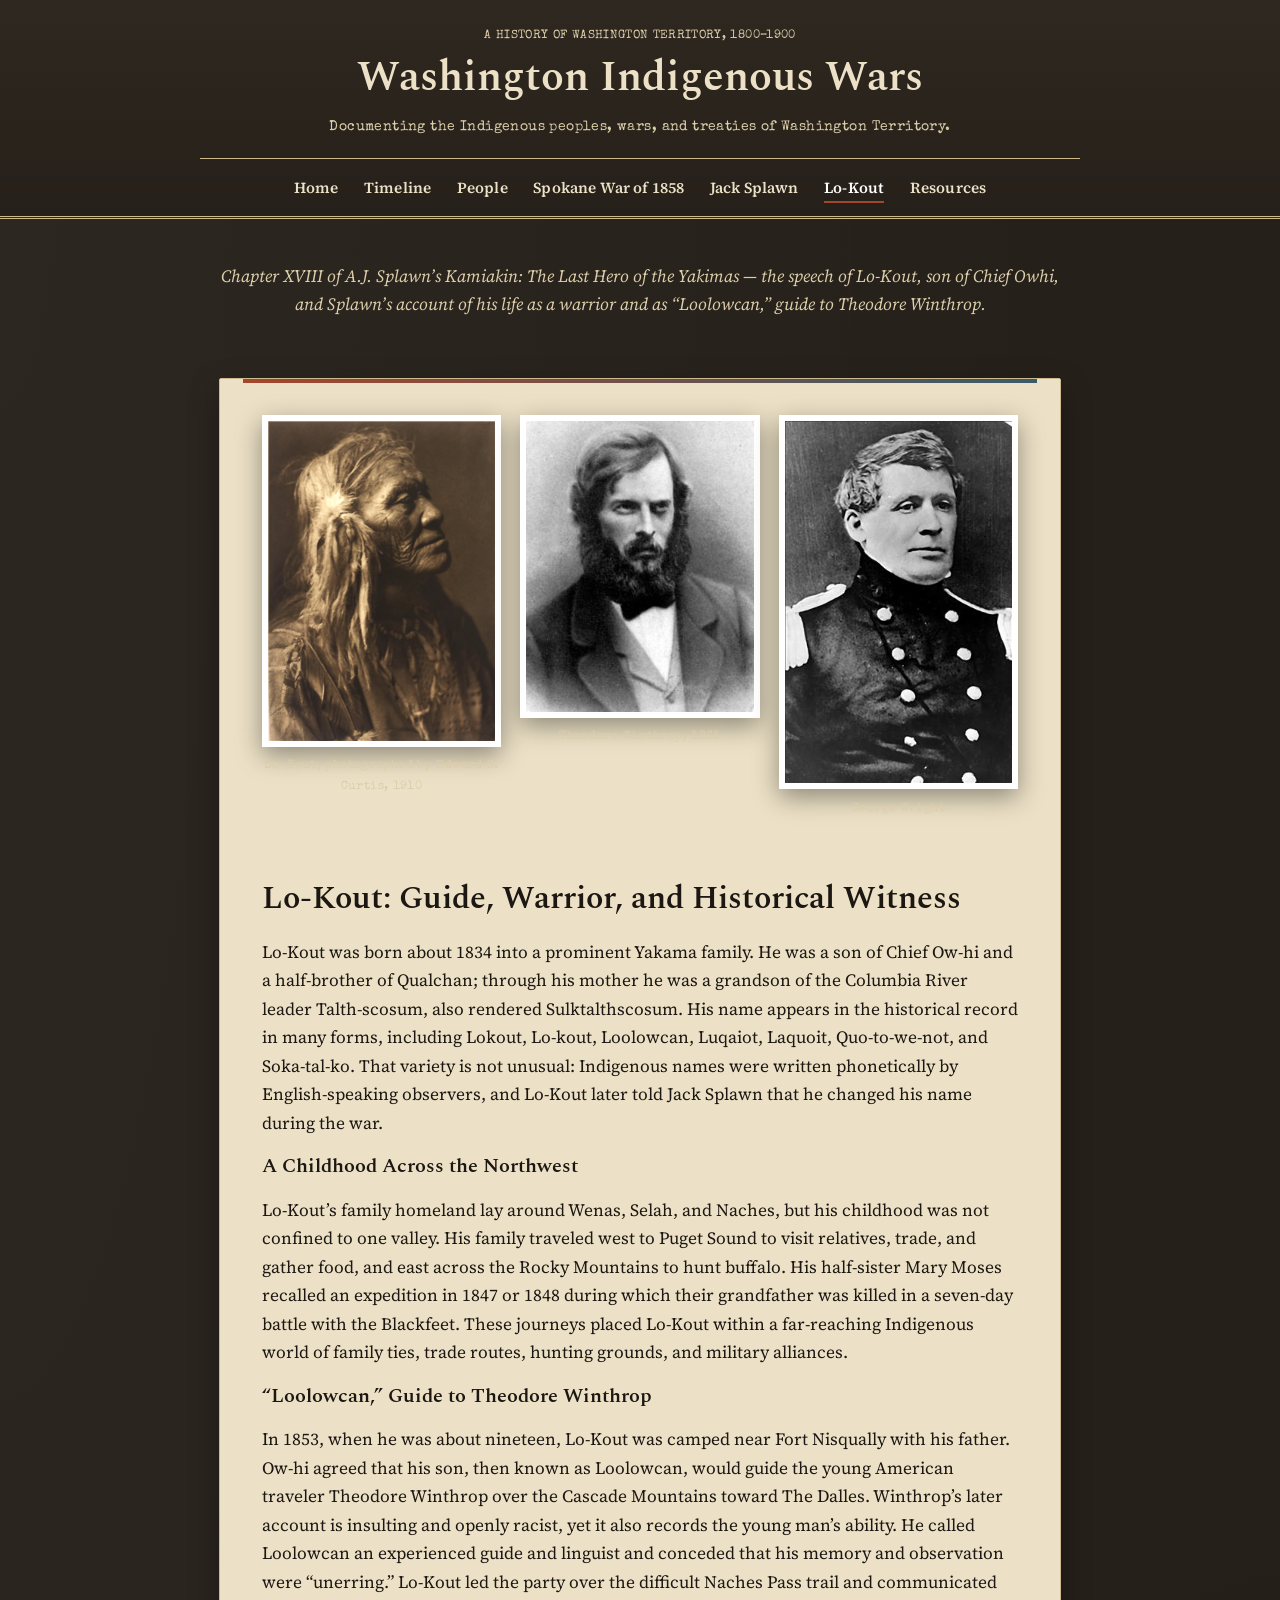
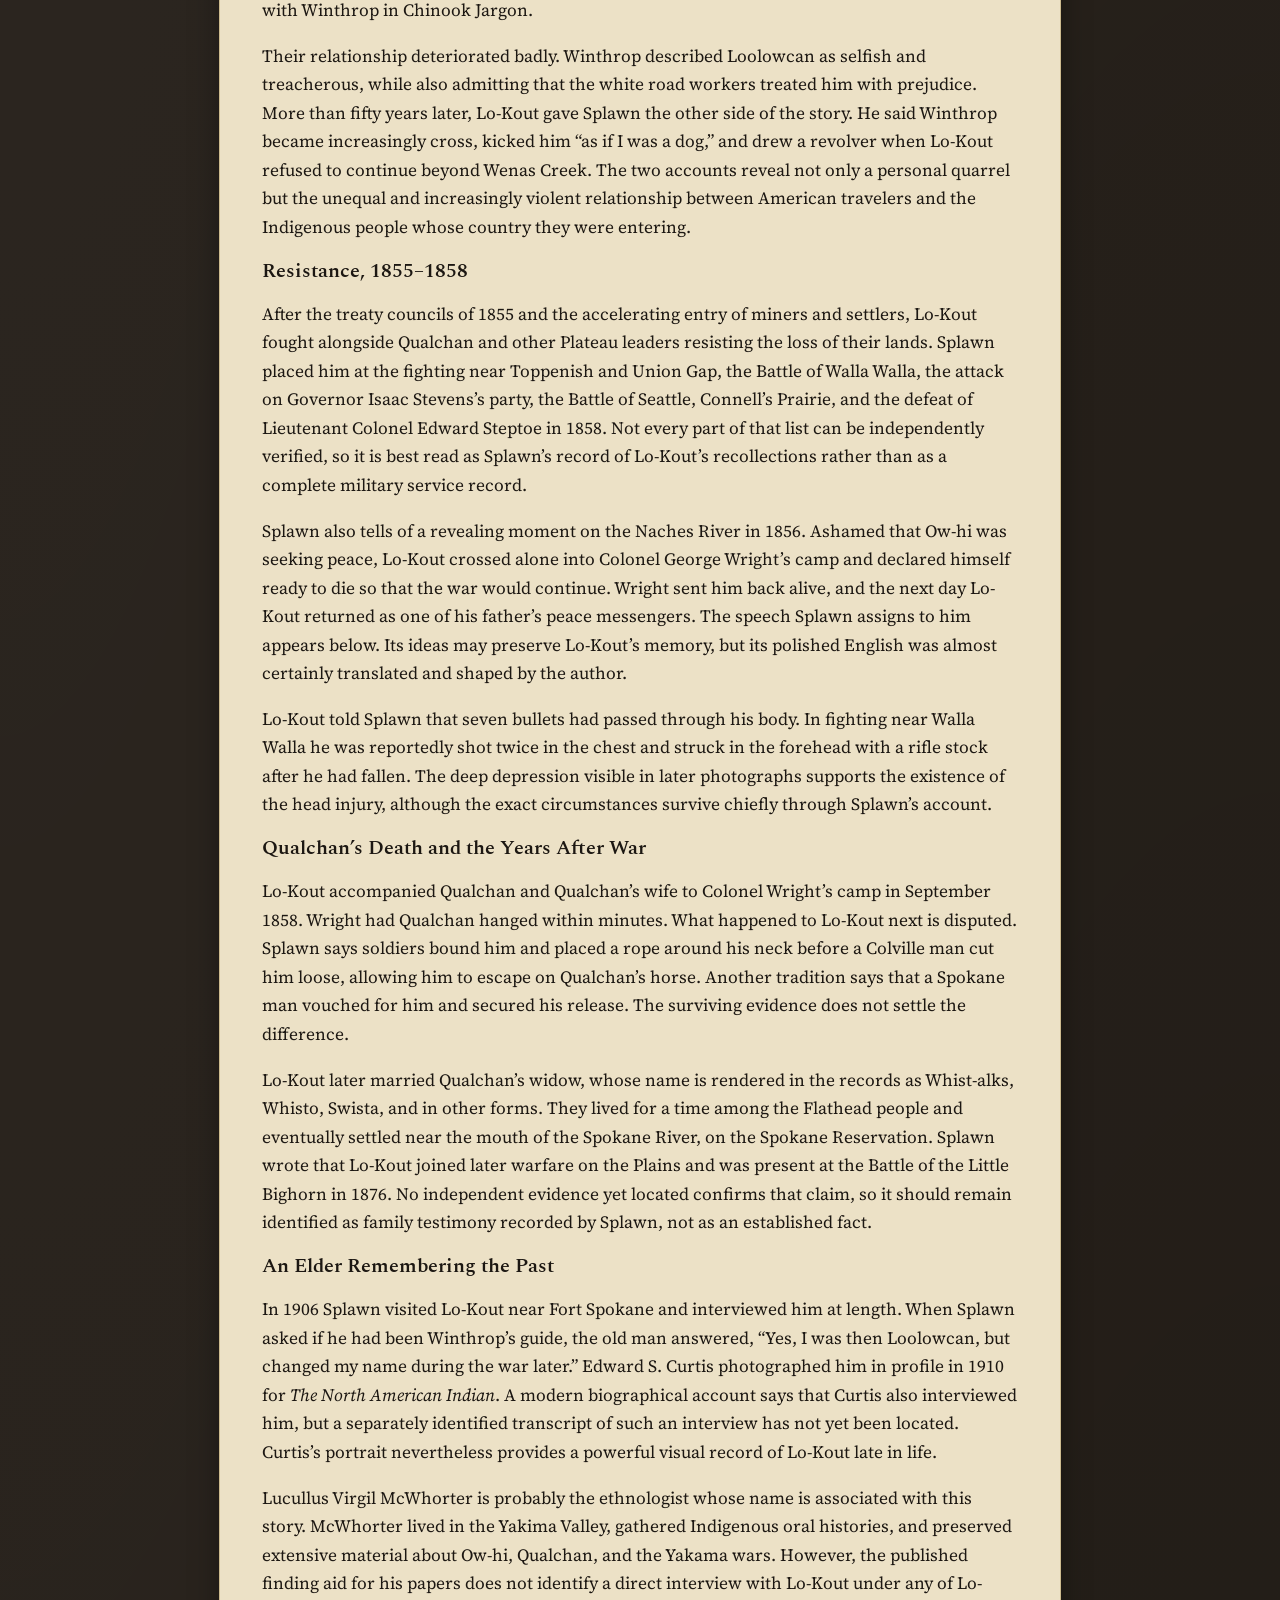
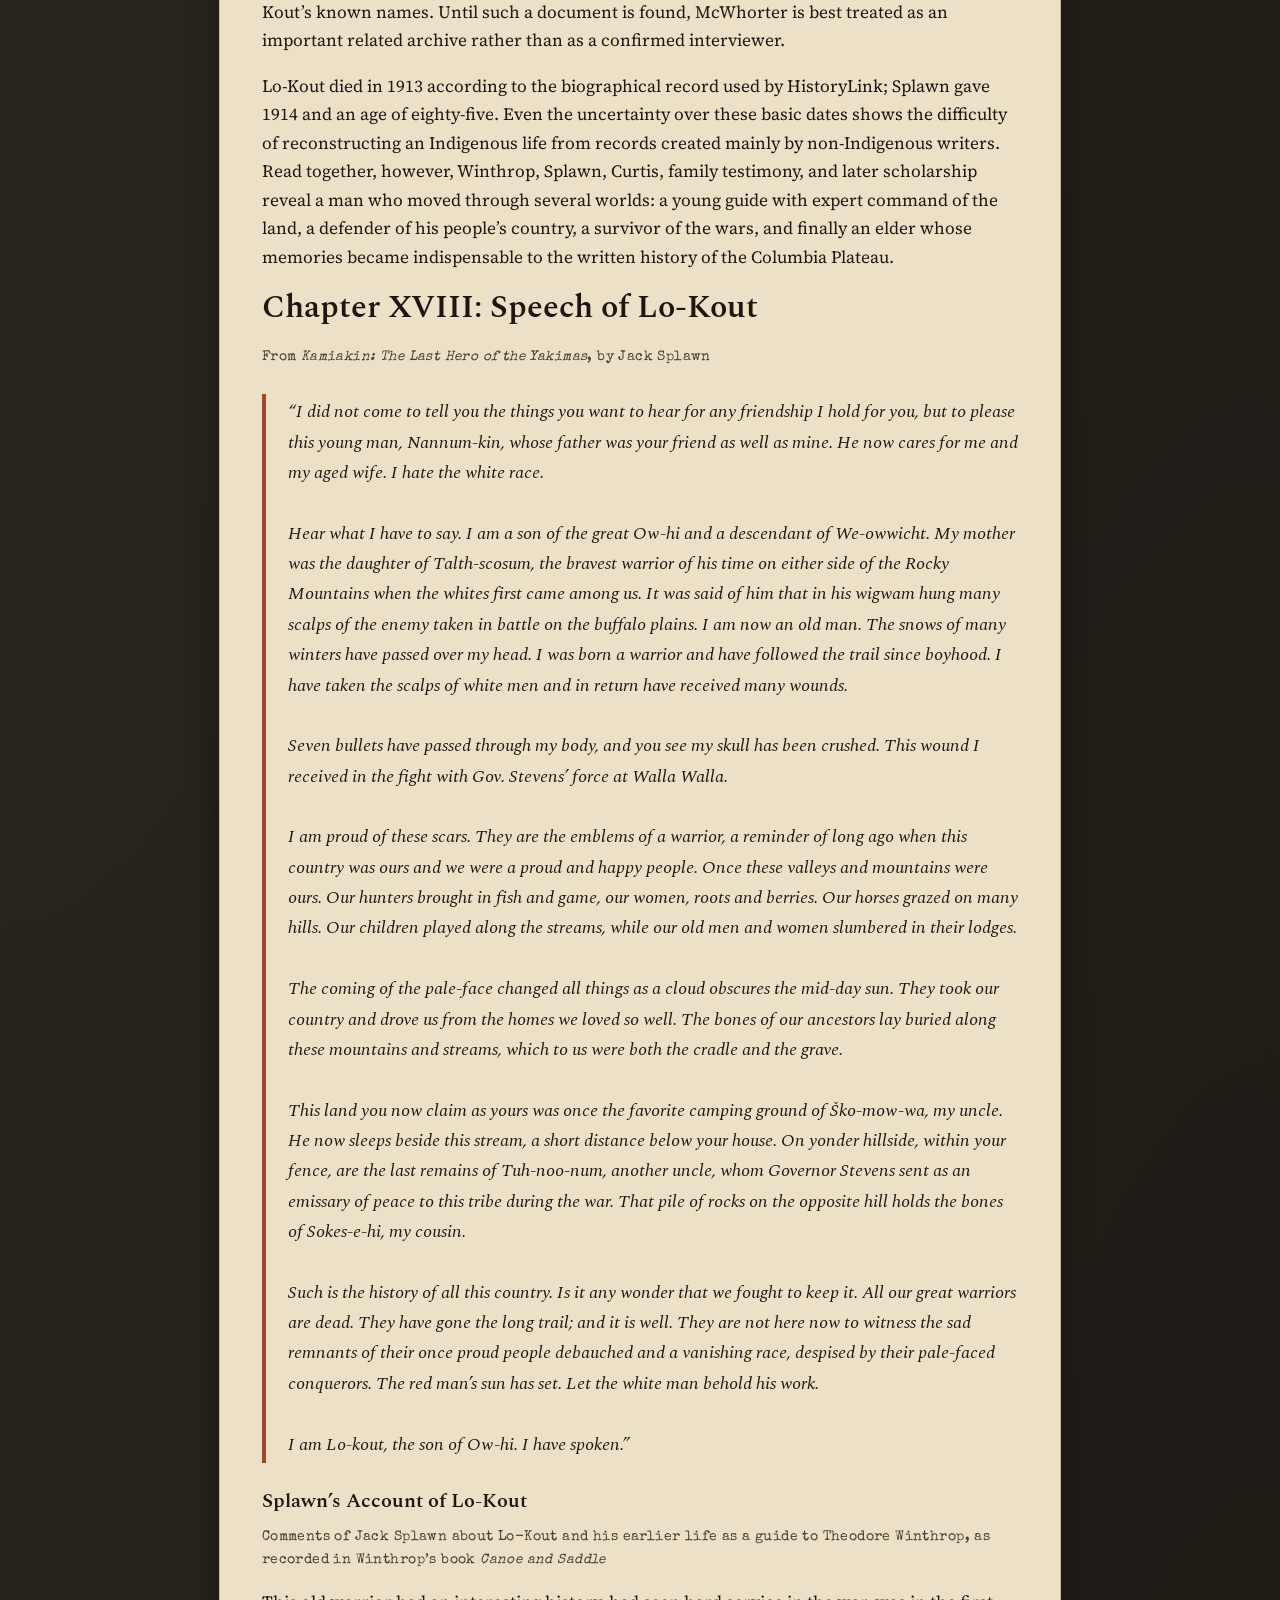
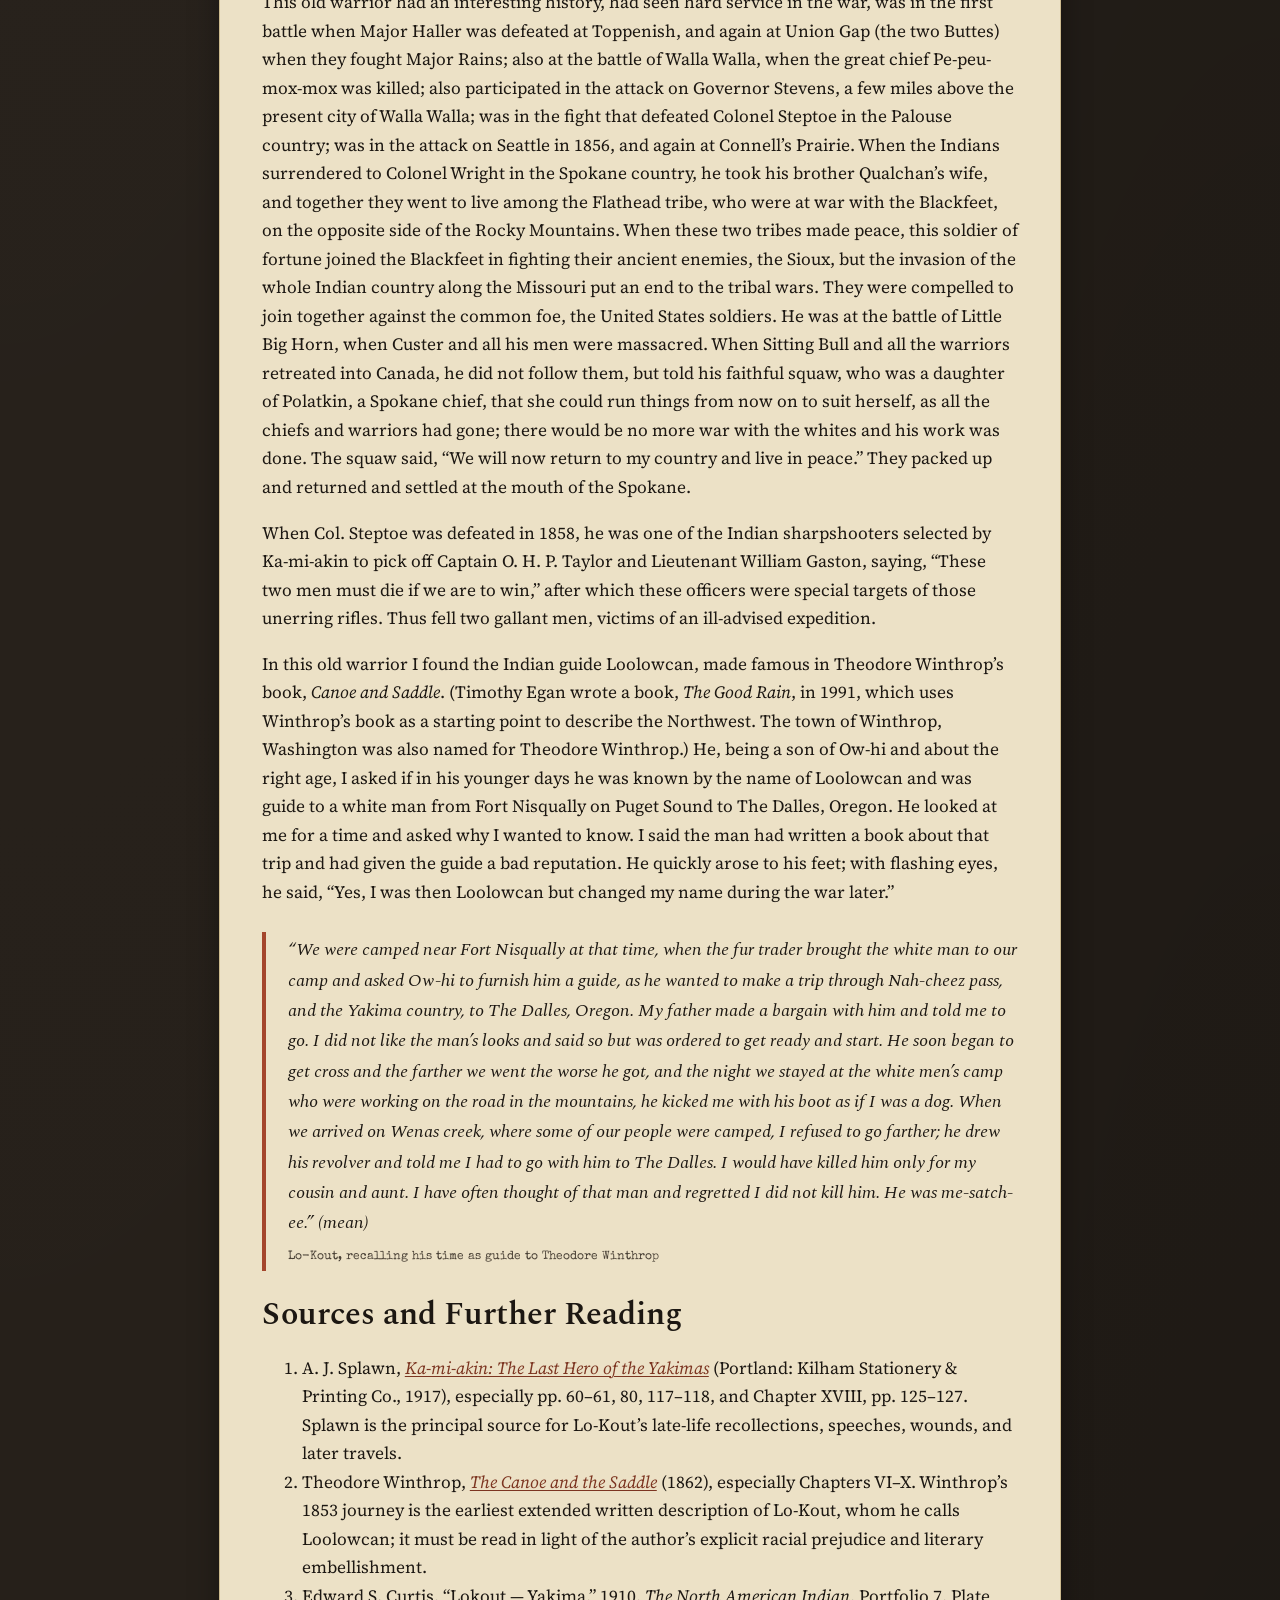
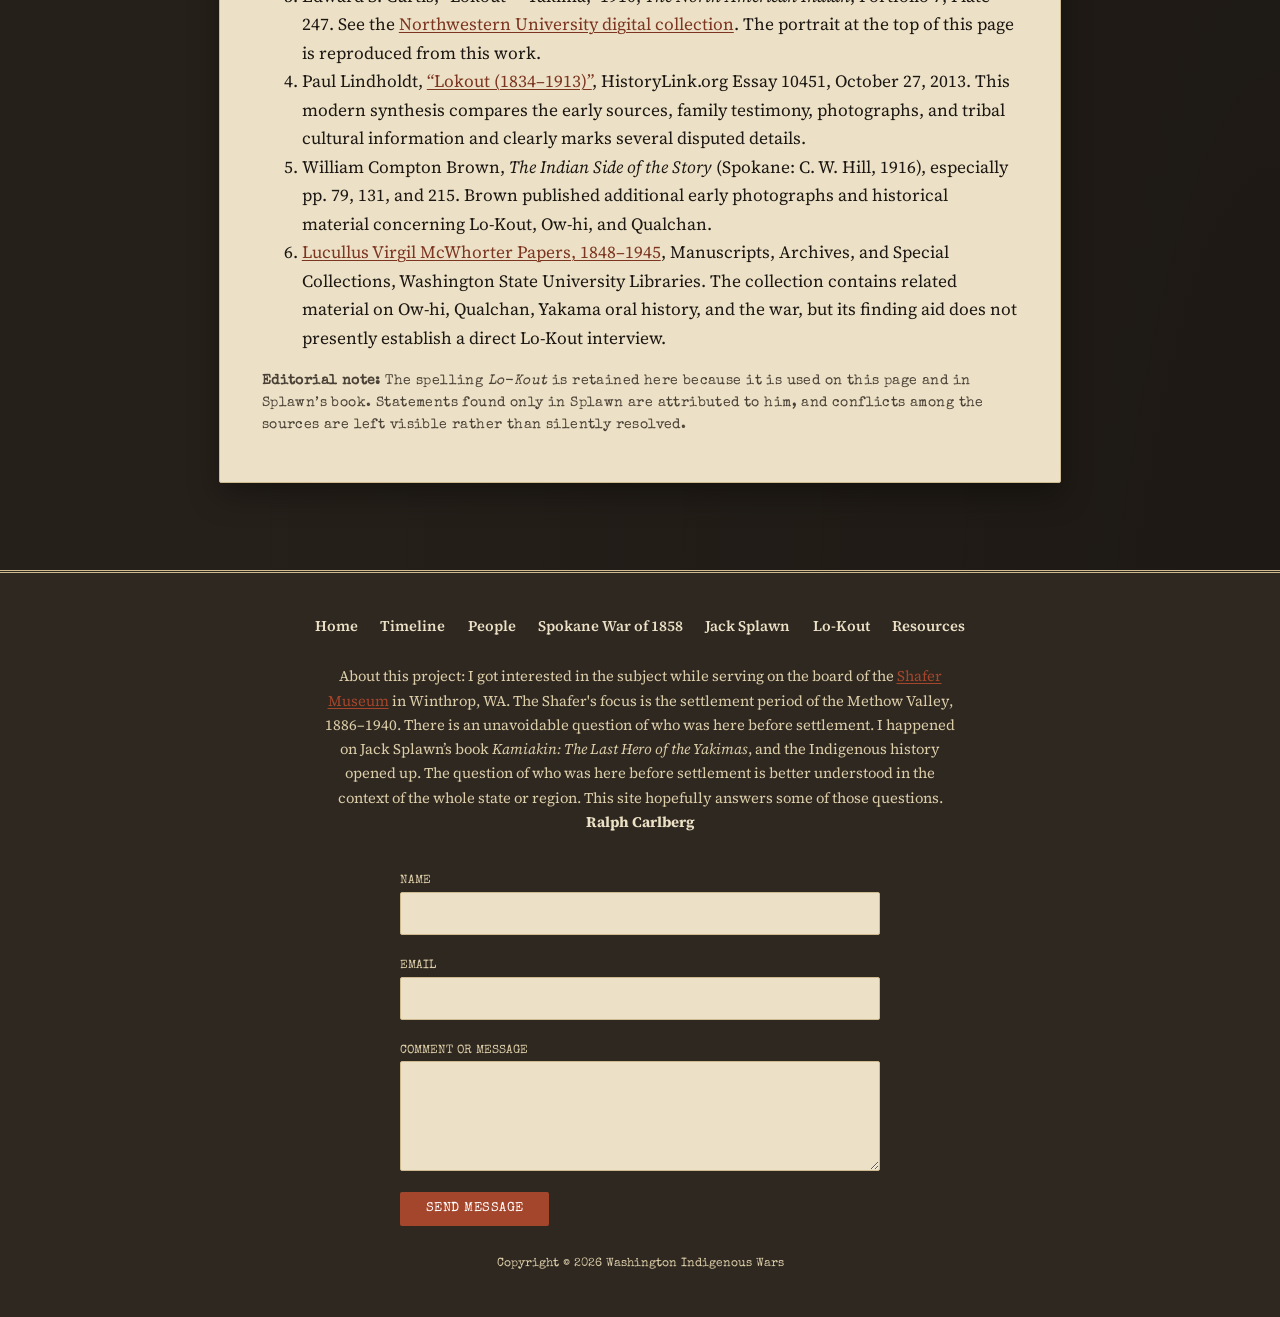
<file: lo-kout.html>
<!DOCTYPE html>
<html lang="en">
<head>
<meta charset="UTF-8">
<meta name="viewport" content="width=device-width, initial-scale=1">
<title>Chapter 18 “Speak of Lo-Kout” | Washington Indigenous Wars</title>
<meta name="description" content="Chapter 18 of Kamiakin: The Last Hero of the Yakimas — the speech of Lo-Kout, son of Chief Owhi, and his life as guide to Theodore Winthrop.">
<link rel="canonical" href="https://washington-indigenous-wars.com/lo-kout.html">
<meta property="og:type" content="website">
<meta property="og:site_name" content="Washington Indigenous Wars">
<meta property="og:title" content="Chapter 18 “Speak of Lo-Kout” | Washington Indigenous Wars">
<meta property="og:description" content="Chapter 18 of Kamiakin: The Last Hero of the Yakimas — the speech of Lo-Kout, son of Chief Owhi, and his life as guide to Theodore Winthrop.">
<meta property="og:image" content="images/kamiakin.jpg">
<meta property="og:url" content="https://washington-indigenous-wars.com/lo-kout.html">
<meta name="twitter:card" content="summary_large_image">
<meta name="twitter:title" content="Chapter 18 “Speak of Lo-Kout” | Washington Indigenous Wars">
<meta name="twitter:description" content="Chapter 18 of Kamiakin: The Last Hero of the Yakimas — the speech of Lo-Kout, son of Chief Owhi, and his life as guide to Theodore Winthrop.">
<link rel="preconnect" href="https://fonts.googleapis.com"><link rel="preconnect" href="https://fonts.gstatic.com" crossorigin><link href="https://fonts.googleapis.com/css2?family=Spectral:wght@500;600;700&family=Source+Serif+4:opsz,wght@8..60,400;8..60,600&family=Special+Elite&display=swap" rel="stylesheet">
<link rel="stylesheet" href="css/styles.css">
</head>
<body>
<a class="skip-link" href="#content">Skip to content</a>

<header class="site-header">
  <div class="masthead">
    <span class="eyebrow">A history of Washington Territory, 1800&ndash;1900</span>
    <h1><a href="index.html" style="color:inherit;text-decoration:none;">Washington Indigenous Wars</a></h1>
    <p class="tagline">Documenting the Indigenous peoples, wars, and treaties of Washington Territory.</p>
  </div>
  <nav class="primary" aria-label="Site"><ul>
    <li><a href="index.html">Home</a></li>
    <li><a href="time-line.html">Timeline</a></li>
    <li><a href="people.html">People</a></li>
    <li><a href="spokane-war-1858.html">Spokane War of 1858</a></li>
    <li><a href="andrew-jackson-splawn.html">Jack Splawn</a></li>
    <li><a href="lo-kout.html" aria-current="page">Lo-Kout</a></li>
    <li><a href="bibliography.html">Resources</a></li>
  </ul></nav>
</header>


<div class="hero-intro">
  <p>Chapter XVIII of A.J. Splawn&rsquo;s <em>Kamiakin: The Last Hero of the Yakimas</em> &mdash; the
  speech of Lo-Kout, son of Chief Owhi, and Splawn&rsquo;s account of his life as a warrior and as
  &ldquo;Loolowcan,&rdquo; guide to Theodore Winthrop.</p>
</div>


<main id="content">
<div class="wrap">

<div class="panel">

<div class="gallery">
  <figure>
    <img src="images/lo-kout.png" alt="Lo-Kout in old age">
    <figcaption>Lo-Kout, photographed by Edward S. Curtis, 1910</figcaption>
  </figure>
  <figure>
    <img src="images/theodore-winthrop.jpg" alt="Portrait of Theodore Winthrop">
    <figcaption>Theodore Winthrop, 1861</figcaption>
  </figure>
  <figure>
    <img src="images/george-wright.jpg" alt="Portrait of Colonel George Wright">
    <figcaption>George Wright</figcaption>
  </figure>
</div>

<h2>Lo-Kout: Guide, Warrior, and Historical Witness</h2>

<p>Lo-Kout was born about 1834 into a prominent Yakama family. He was a son of Chief Ow-hi and a
half-brother of Qualchan; through his mother he was a grandson of the Columbia River leader
Talth-scosum, also rendered Sulktalthscosum. His name appears in the historical record in many forms,
including Lokout, Lo-kout, Loolowcan, Luqaiot, Laquoit, Quo-to-we-not, and Soka-tal-ko. That variety is
not unusual: Indigenous names were written phonetically by English-speaking observers, and Lo-Kout
later told Jack Splawn that he changed his name during the war.</p>

<h3>A Childhood Across the Northwest</h3>

<p>Lo-Kout&rsquo;s family homeland lay around Wenas, Selah, and Naches, but his childhood was not confined
to one valley. His family traveled west to Puget Sound to visit relatives, trade, and gather food, and
east across the Rocky Mountains to hunt buffalo. His half-sister Mary Moses recalled an expedition in
1847 or 1848 during which their grandfather was killed in a seven-day battle with the Blackfeet. These
journeys placed Lo-Kout within a far-reaching Indigenous world of family ties, trade routes, hunting
grounds, and military alliances.</p>

<h3>&ldquo;Loolowcan,&rdquo; Guide to Theodore Winthrop</h3>

<p>In 1853, when he was about nineteen, Lo-Kout was camped near Fort Nisqually with his father. Ow-hi
agreed that his son, then known as Loolowcan, would guide the young American traveler Theodore Winthrop
over the Cascade Mountains toward The Dalles. Winthrop&rsquo;s later account is insulting and openly
racist, yet it also records the young man&rsquo;s ability. He called Loolowcan an experienced guide and
linguist and conceded that his memory and observation were &ldquo;unerring.&rdquo; Lo-Kout led the party over
the difficult Naches Pass trail and communicated with Winthrop in Chinook Jargon.</p>

<p>Their relationship deteriorated badly. Winthrop described Loolowcan as selfish and treacherous,
while also admitting that the white road workers treated him with prejudice. More than fifty years
later, Lo-Kout gave Splawn the other side of the story. He said Winthrop became increasingly cross,
kicked him &ldquo;as if I was a dog,&rdquo; and drew a revolver when Lo-Kout refused to continue beyond Wenas
Creek. The two accounts reveal not only a personal quarrel but the unequal and increasingly violent
relationship between American travelers and the Indigenous people whose country they were entering.</p>

<h3>Resistance, 1855&ndash;1858</h3>

<p>After the treaty councils of 1855 and the accelerating entry of miners and settlers, Lo-Kout fought
alongside Qualchan and other Plateau leaders resisting the loss of their lands. Splawn placed him at
the fighting near Toppenish and Union Gap, the Battle of Walla Walla, the attack on Governor Isaac
Stevens&rsquo;s party, the Battle of Seattle, Connell&rsquo;s Prairie, and the defeat of Lieutenant Colonel
Edward Steptoe in 1858. Not every part of that list can be independently verified, so it is best read
as Splawn&rsquo;s record of Lo-Kout&rsquo;s recollections rather than as a complete military service record.</p>

<p>Splawn also tells of a revealing moment on the Naches River in 1856. Ashamed that Ow-hi was seeking
peace, Lo-Kout crossed alone into Colonel George Wright&rsquo;s camp and declared himself ready to die so
that the war would continue. Wright sent him back alive, and the next day Lo-Kout returned as one of
his father&rsquo;s peace messengers. The speech Splawn assigns to him appears below. Its ideas may preserve
Lo-Kout&rsquo;s memory, but its polished English was almost certainly translated and shaped by the author.</p>

<p>Lo-Kout told Splawn that seven bullets had passed through his body. In fighting near Walla Walla he
was reportedly shot twice in the chest and struck in the forehead with a rifle stock after he had
fallen. The deep depression visible in later photographs supports the existence of the head injury,
although the exact circumstances survive chiefly through Splawn&rsquo;s account.</p>

<h3>Qualchan&rsquo;s Death and the Years After War</h3>

<p>Lo-Kout accompanied Qualchan and Qualchan&rsquo;s wife to Colonel Wright&rsquo;s camp in September 1858. Wright
had Qualchan hanged within minutes. What happened to Lo-Kout next is disputed. Splawn says soldiers
bound him and placed a rope around his neck before a Colville man cut him loose, allowing him to escape
on Qualchan&rsquo;s horse. Another tradition says that a Spokane man vouched for him and secured his
release. The surviving evidence does not settle the difference.</p>

<p>Lo-Kout later married Qualchan&rsquo;s widow, whose name is rendered in the records as Whist-alks, Whisto,
Swista, and in other forms. They lived for a time among the Flathead people and eventually settled near
the mouth of the Spokane River, on the Spokane Reservation. Splawn wrote that Lo-Kout joined later
warfare on the Plains and was present at the Battle of the Little Bighorn in 1876. No independent
evidence yet located confirms that claim, so it should remain identified as family testimony recorded
by Splawn, not as an established fact.</p>

<h3>An Elder Remembering the Past</h3>

<p>In 1906 Splawn visited Lo-Kout near Fort Spokane and interviewed him at length. When Splawn asked if
he had been Winthrop&rsquo;s guide, the old man answered, &ldquo;Yes, I was then Loolowcan, but changed my name
during the war later.&rdquo; Edward S. Curtis photographed him in profile in 1910 for <em>The North American
Indian</em>. A modern biographical account says that Curtis also interviewed him, but a separately
identified transcript of such an interview has not yet been located. Curtis&rsquo;s portrait nevertheless
provides a powerful visual record of Lo-Kout late in life.</p>

<p>Lucullus Virgil McWhorter is probably the ethnologist whose name is associated with this story.
McWhorter lived in the Yakima Valley, gathered Indigenous oral histories, and preserved extensive
material about Ow-hi, Qualchan, and the Yakama wars. However, the published finding aid for his papers
does not identify a direct interview with Lo-Kout under any of Lo-Kout&rsquo;s known names. Until such a
document is found, McWhorter is best treated as an important related archive rather than as a confirmed
interviewer.</p>

<p>Lo-Kout died in 1913 according to the biographical record used by HistoryLink; Splawn gave 1914 and
an age of eighty-five. Even the uncertainty over these basic dates shows the difficulty of reconstructing
an Indigenous life from records created mainly by non-Indigenous writers. Read together, however,
Winthrop, Splawn, Curtis, family testimony, and later scholarship reveal a man who moved through several
worlds: a young guide with expert command of the land, a defender of his people&rsquo;s country, a survivor
of the wars, and finally an elder whose memories became indispensable to the written history of the
Columbia Plateau.</p>

<h2>Chapter XVIII: Speech of Lo-Kout</h2>
<p class="meta" style="font-size:0.85rem;color:var(--ink-soft);">From <em>Kamiakin: The Last Hero of the
Yakimas</em>, by Jack Splawn</p>

<blockquote class="speech">
&ldquo;I did not come to tell you the things you want to hear for any friendship I hold for you, but to
please this young man, Nannum-kin, whose father was your friend as well as mine. He now cares for me and
my aged wife. I hate the white race.
<br><br>
Hear what I have to say. I am a son of the great Ow-hi and a descendant of We-owwicht. My mother was the
daughter of Talth-scosum, the bravest warrior of his time on either side of the Rocky Mountains when the
whites first came among us. It was said of him that in his wigwam hung many scalps of the enemy taken in
battle on the buffalo plains. I am now an old man. The snows of many winters have passed over my head. I
was born a warrior and have followed the trail since boyhood. I have taken the scalps of white men and in
return have received many wounds.
<br><br>
Seven bullets have passed through my body, and you see my skull has been crushed. This wound I received in
the fight with Gov. Stevens&rsquo; force at Walla Walla.
<br><br>
I am proud of these scars. They are the emblems of a warrior, a reminder of long ago when this country was
ours and we were a proud and happy people. Once these valleys and mountains were ours. Our hunters brought
in fish and game, our women, roots and berries. Our horses grazed on many hills. Our children played along
the streams, while our old men and women slumbered in their lodges.
<br><br>
The coming of the pale-face changed all things as a cloud obscures the mid-day sun. They took our country
and drove us from the homes we loved so well. The bones of our ancestors lay buried along these mountains
and streams, which to us were both the cradle and the grave.
<br><br>
This land you now claim as yours was once the favorite camping ground of Ško-mow-wa, my uncle. He now
sleeps beside this stream, a short distance below your house. On yonder hillside, within your fence, are
the last remains of Tuh-noo-num, another uncle, whom Governor Stevens sent as an emissary of peace to this
tribe during the war. That pile of rocks on the opposite hill holds the bones of Sokes-e-hi, my cousin.
<br><br>
Such is the history of all this country. Is it any wonder that we fought to keep it. All our great
warriors are dead. They have gone the long trail; and it is well. They are not here now to witness the sad
remnants of their once proud people debauched and a vanishing race, despised by their pale-faced
conquerors. The red man&rsquo;s sun has set. Let the white man behold his work.
<br><br>
I am Lo-kout, the son of Ow-hi. I have spoken.&rdquo;
</blockquote>

<h3>Splawn&rsquo;s Account of Lo-Kout</h3>
<p class="meta" style="font-size:0.85rem;color:var(--ink-soft);">Comments of Jack Splawn about Lo-Kout and
his earlier life as a guide to Theodore Winthrop, as recorded in Winthrop&rsquo;s book <em>Canoe and
Saddle</em></p>

<p>This old warrior had an interesting history, had seen hard service in the war, was in the first battle
when Major Haller was defeated at Toppenish, and again at Union Gap (the two Buttes) when they fought
Major Rains; also at the battle of Walla Walla, when the great chief Pe-peu-mox-mox was killed; also
participated in the attack on Governor Stevens, a few miles above the present city of Walla Walla; was in
the fight that defeated Colonel Steptoe in the Palouse country; was in the attack on Seattle in 1856, and
again at Connell&rsquo;s Prairie. When the Indians surrendered to Colonel Wright in the Spokane country, he
took his brother Qualchan&rsquo;s wife, and together they went to live among the Flathead tribe, who were
at war with the Blackfeet, on the opposite side of the Rocky Mountains. When these two tribes made peace,
this soldier of fortune joined the Blackfeet in fighting their ancient enemies, the Sioux, but the invasion
of the whole Indian country along the Missouri put an end to the tribal wars. They were compelled to join
together against the common foe, the United States soldiers. He was at the battle of Little Big Horn, when
Custer and all his men were massacred. When Sitting Bull and all the warriors retreated into Canada, he did
not follow them, but told his faithful squaw, who was a daughter of Polatkin, a Spokane chief, that she
could run things from now on to suit herself, as all the chiefs and warriors had gone; there would be no
more war with the whites and his work was done. The squaw said, &ldquo;We will now return to my country and
live in peace.&rdquo; They packed up and returned and settled at the mouth of the Spokane.</p>

<p>When Col. Steptoe was defeated in 1858, he was one of the Indian sharpshooters selected by Ka-mi-akin to
pick off Captain O. H. P. Taylor and Lieutenant William Gaston, saying, &ldquo;These two men must die if we
are to win,&rdquo; after which these officers were special targets of those unerring rifles. Thus fell two
gallant men, victims of an ill-advised expedition.</p>

<p>In this old warrior I found the Indian guide Loolowcan, made famous in Theodore Winthrop&rsquo;s book,
<em>Canoe and Saddle</em>. (Timothy Egan wrote a book, <em>The Good Rain</em>, in 1991, which uses
Winthrop&rsquo;s book as a starting point to describe the Northwest. The town of Winthrop, Washington was
also named for Theodore Winthrop.) He, being a son of Ow-hi and about the right age, I asked if in his
younger days he was known by the name of Loolowcan and was guide to a white man from Fort Nisqually on
Puget Sound to The Dalles, Oregon. He looked at me for a time and asked why I wanted to know. I said the
man had written a book about that trip and had given the guide a bad reputation. He quickly arose to his
feet; with flashing eyes, he said, &ldquo;Yes, I was then Loolowcan but changed my name during the war
later.&rdquo;</p>

<blockquote class="speech">
&ldquo;We were camped near Fort Nisqually at that time, when the fur trader brought the white man to our
camp and asked Ow-hi to furnish him a guide, as he wanted to make a trip through Nah-cheez pass, and the
Yakima country, to The Dalles, Oregon. My father made a bargain with him and told me to go. I did not like
the man&rsquo;s looks and said so but was ordered to get ready and start. He soon began to get cross and
the farther we went the worse he got, and the night we stayed at the white men&rsquo;s camp who were
working on the road in the mountains, he kicked me with his boot as if I was a dog. When we arrived on
Wenas creek, where some of our people were camped, I refused to go farther; he drew his revolver and told
me I had to go with him to The Dalles. I would have killed him only for my cousin and aunt. I have often
thought of that man and regretted I did not kill him. He was me-satch-ee.&rdquo; (mean)
<cite>Lo-Kout, recalling his time as guide to Theodore Winthrop</cite>
</blockquote>

<h2>Sources and Further Reading</h2>

<ol>
  <li>A. J. Splawn, <a href="https://archive.org/details/kamiakinlasthero00spla"><em>Ka-mi-akin: The
  Last Hero of the Yakimas</em></a> (Portland: Kilham Stationery &amp; Printing Co., 1917), especially
  pp. 60&ndash;61, 80, 117&ndash;118, and Chapter XVIII, pp. 125&ndash;127. Splawn is the principal source
  for Lo-Kout&rsquo;s late-life recollections, speeches, wounds, and later travels.</li>
  <li>Theodore Winthrop, <a href="https://en.wikisource.org/wiki/The_Canoe_and_the_Saddle"><em>The Canoe
  and the Saddle</em></a> (1862), especially Chapters VI&ndash;X. Winthrop&rsquo;s 1853 journey is the earliest
  extended written description of Lo-Kout, whom he calls Loolowcan; it must be read in light of the
  author&rsquo;s explicit racial prejudice and literary embellishment.</li>
  <li>Edward S. Curtis, &ldquo;Lokout &mdash; Yakima,&rdquo; 1910, <em>The North American Indian</em>,
  Portfolio 7, Plate 247. See the <a href="https://dc.library.northwestern.edu/collections/55ff2504-dd53-4943-b2cb-aeea46e77bc3">Northwestern
  University digital collection</a>. The portrait at the top of this page is reproduced from this work.</li>
  <li>Paul Lindholdt, <a href="https://www.historylink.org/File/10451">&ldquo;Lokout
  (1834&ndash;1913)&rdquo;</a>, HistoryLink.org Essay 10451, October 27, 2013. This modern synthesis compares
  the early sources, family testimony, photographs, and tribal cultural information and clearly marks
  several disputed details.</li>
  <li>William Compton Brown, <em>The Indian Side of the Story</em> (Spokane: C. W. Hill, 1916),
  especially pp. 79, 131, and 215. Brown published additional early photographs and historical material
  concerning Lo-Kout, Ow-hi, and Qualchan.</li>
  <li><a href="https://archiveswest.orbiscascade.org/ark:80444/xv98497">Lucullus Virgil McWhorter Papers,
  1848&ndash;1945</a>, Manuscripts, Archives, and Special Collections, Washington State University
  Libraries. The collection contains related material on Ow-hi, Qualchan, Yakama oral history, and the
  war, but its finding aid does not presently establish a direct Lo-Kout interview.</li>
</ol>

<p class="meta" style="font-size:0.85rem;color:var(--ink-soft);"><strong>Editorial note:</strong>
The spelling <em>Lo-Kout</em> is retained here because it is used on this page and in Splawn&rsquo;s book.
Statements found only in Splawn are attributed to him, and conflicts among the sources are left visible
rather than silently resolved.</p>

</div>

</div>
</main>

<footer class="site-footer">
  <div class="wrap">
    <nav aria-label="Site (footer)"><ul>
    <li><a href="index.html">Home</a></li>
    <li><a href="time-line.html">Timeline</a></li>
    <li><a href="people.html">People</a></li>
    <li><a href="spokane-war-1858.html">Spokane War of 1858</a></li>
    <li><a href="andrew-jackson-splawn.html">Jack Splawn</a></li>
    <li><a href="lo-kout.html" aria-current="page">Lo-Kout</a></li>
    <li><a href="bibliography.html">Resources</a></li>
  </ul></nav>
    
<p class="about">About this project: I got interested in the subject while serving on the board of the
<a href="http://shafermuseum.org">Shafer Museum</a> in Winthrop, WA. The Shafer's focus is the settlement
period of the Methow Valley, 1886&ndash;1940. There is an unavoidable question of who was here before
settlement. I happened on Jack Splawn&rsquo;s book <em>Kamiakin: The Last Hero of the Yakimas</em>, and the
Indigenous history opened up. The question of who was here before settlement is better understood in the
context of the whole state or region. This site hopefully answers some of those questions.<br><strong>Ralph Carlberg</strong></p>

    
<form class="contact-form" action="https://formspree.io/f/xjybyyrv" method="POST">
  <div>
    <label for="name">Name</label>
    <input type="text" id="name" name="name" required>
  </div>
  <div>
    <label for="email">Email</label>
    <input type="email" id="email" name="email" required>
  </div>
  <div>
    <label for="message">Comment or Message</label>
    <textarea id="message" name="message" rows="4" required></textarea>
  </div>
  <button type="submit">Send Message</button>
</form>

    <p class="copyright">Copyright &copy; 2026 Washington Indigenous Wars</p>
  </div>
</footer>

</body>
</html>
</file>
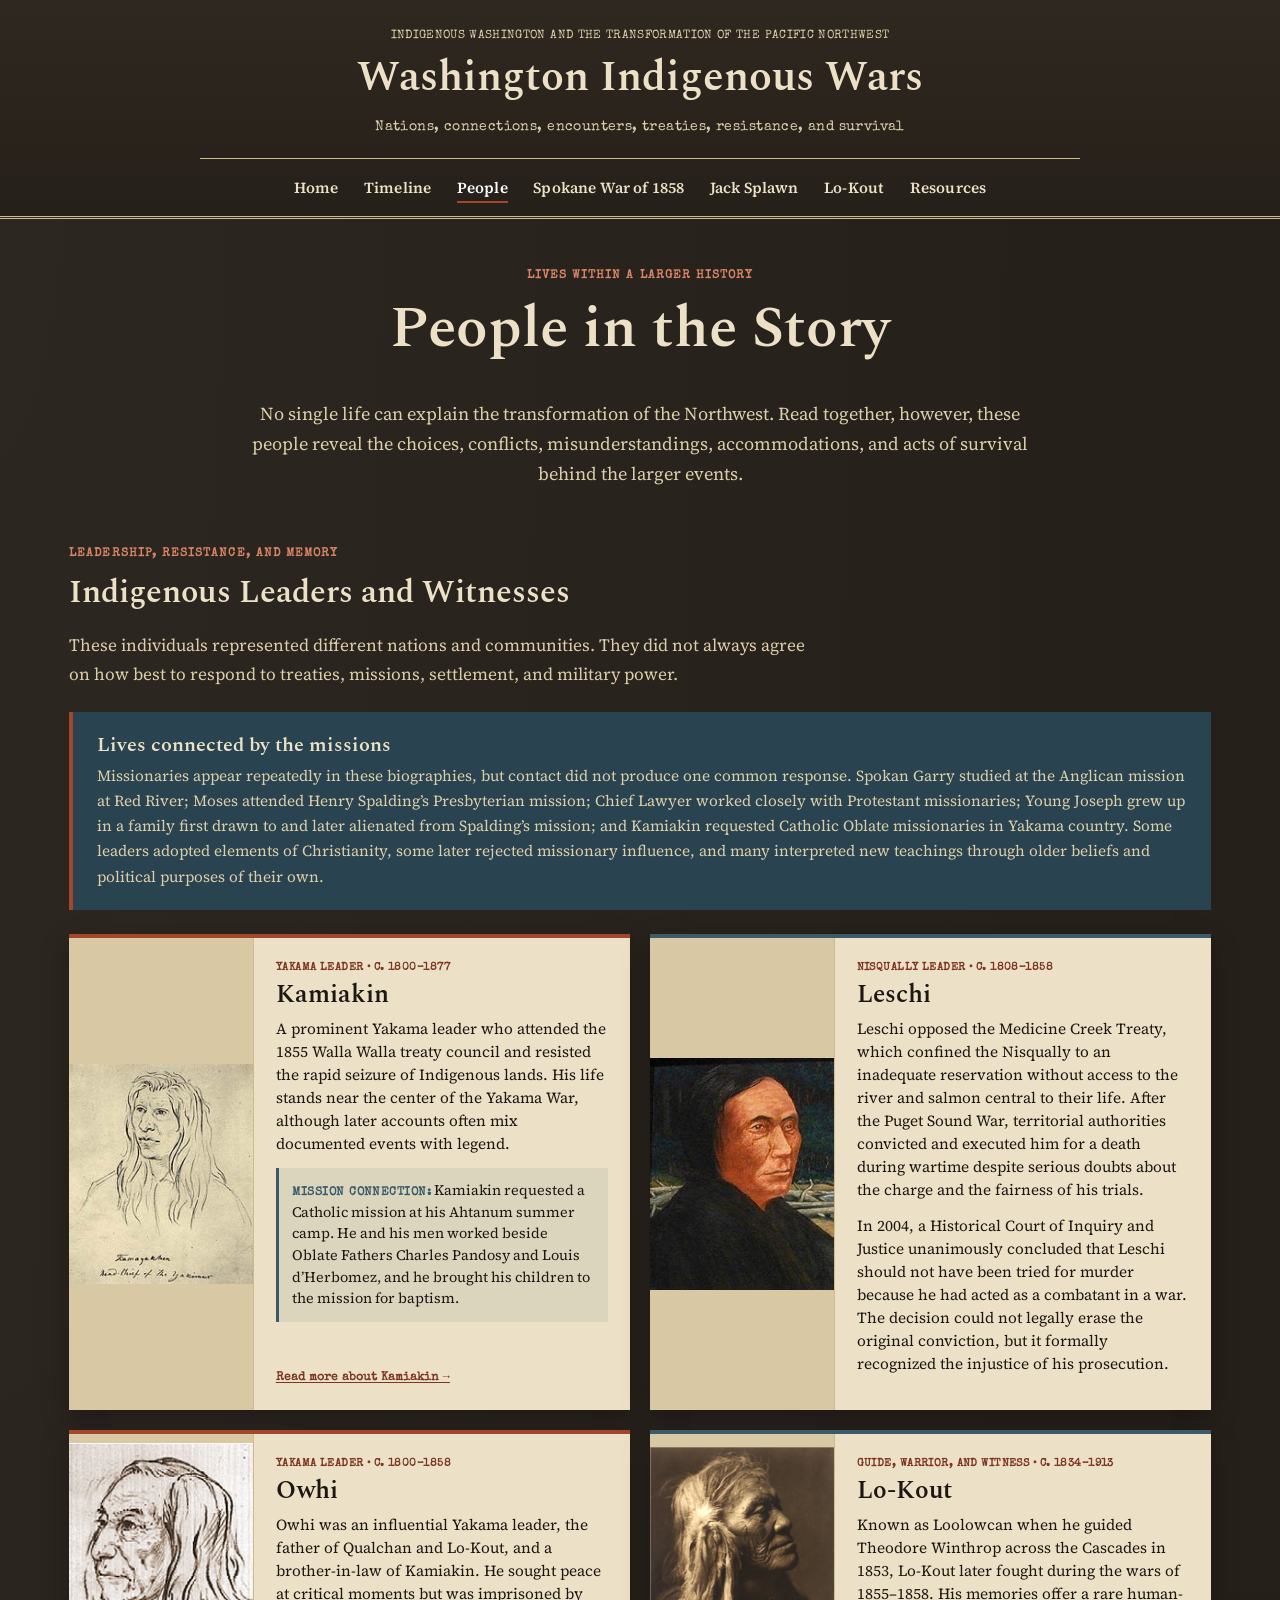
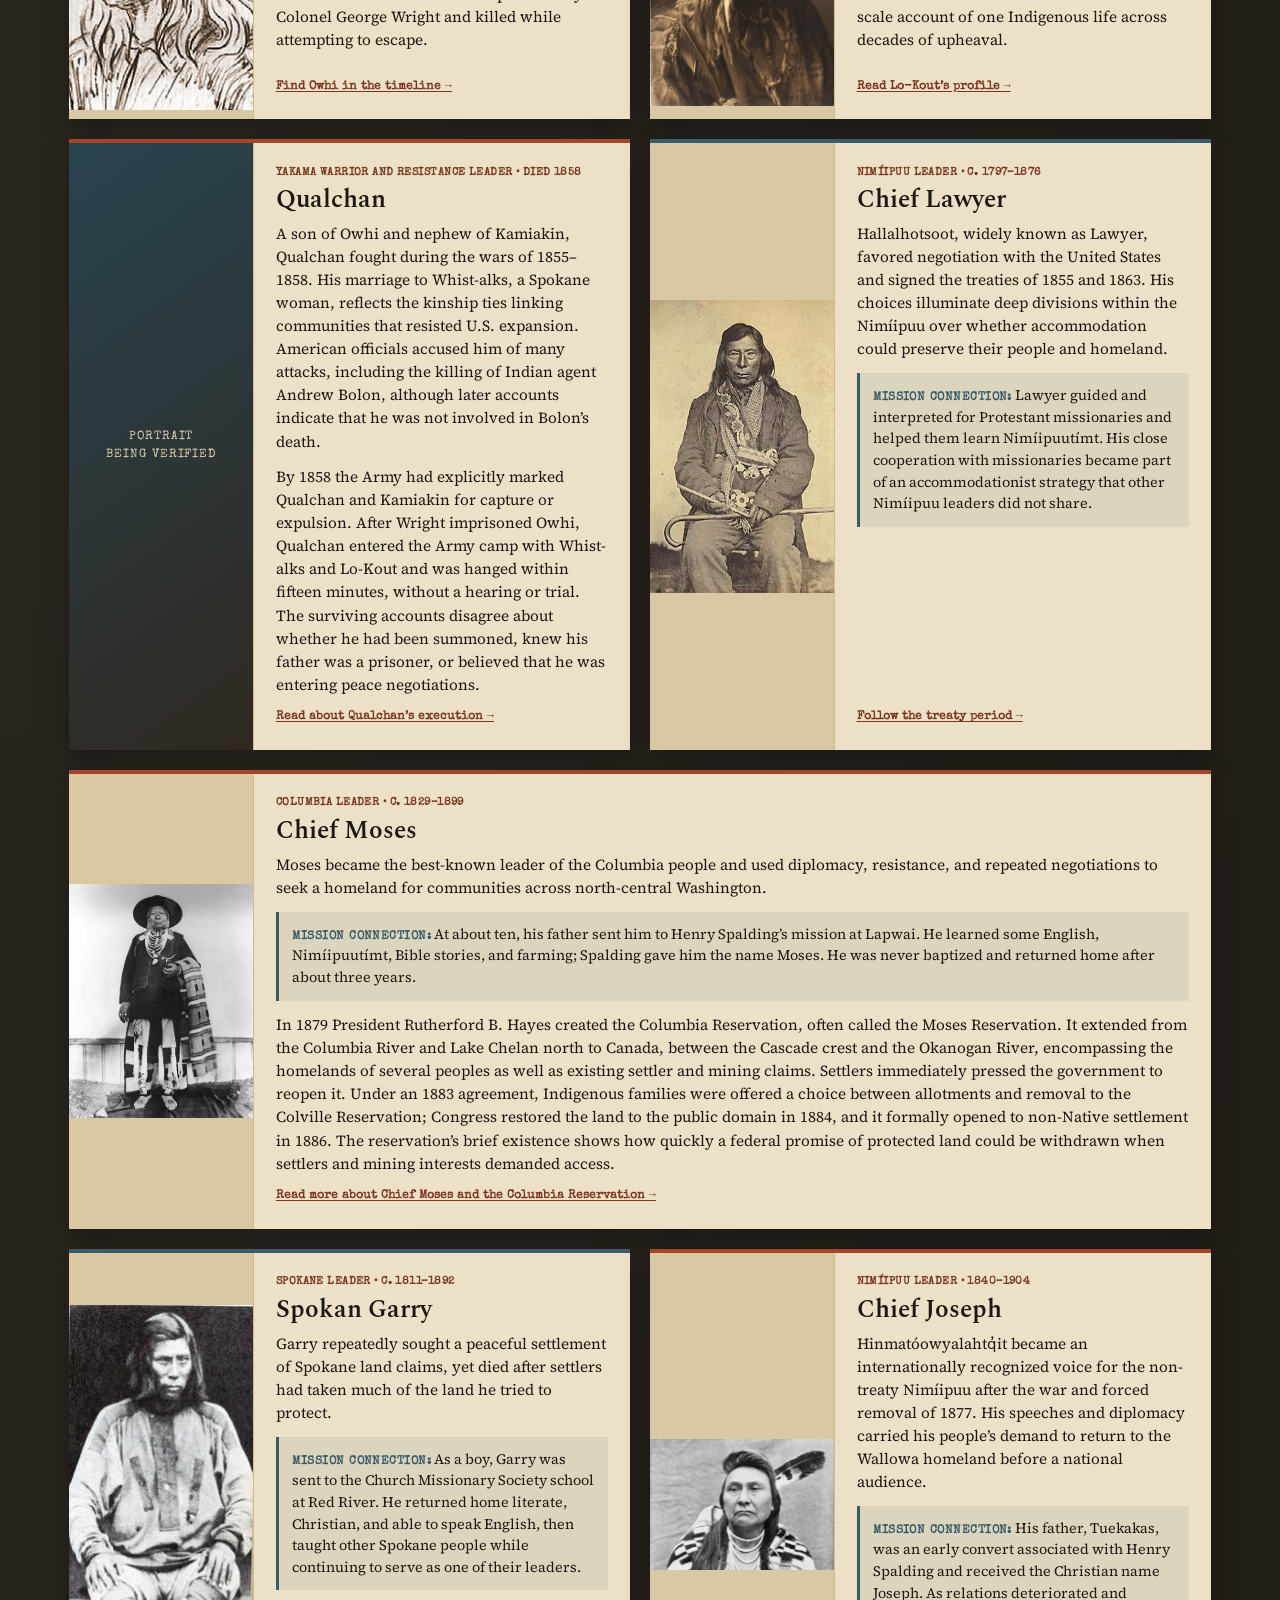
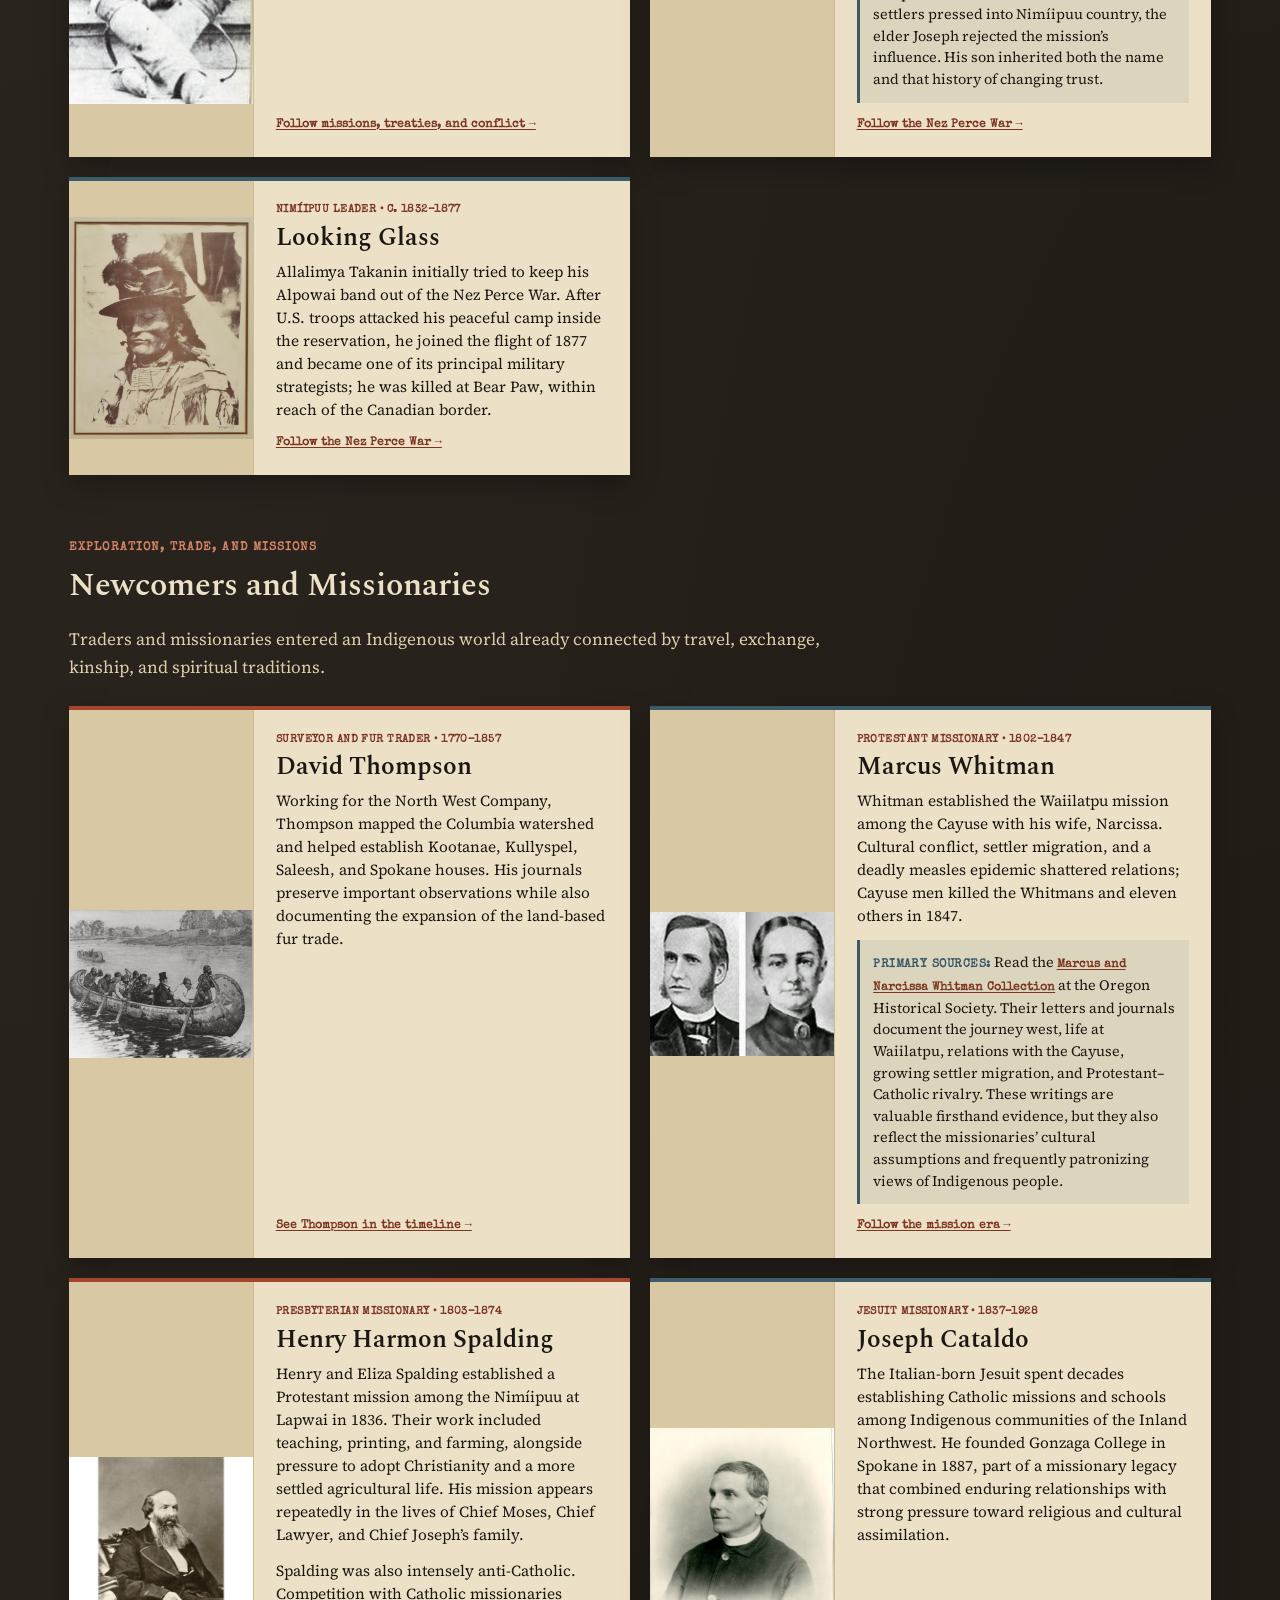
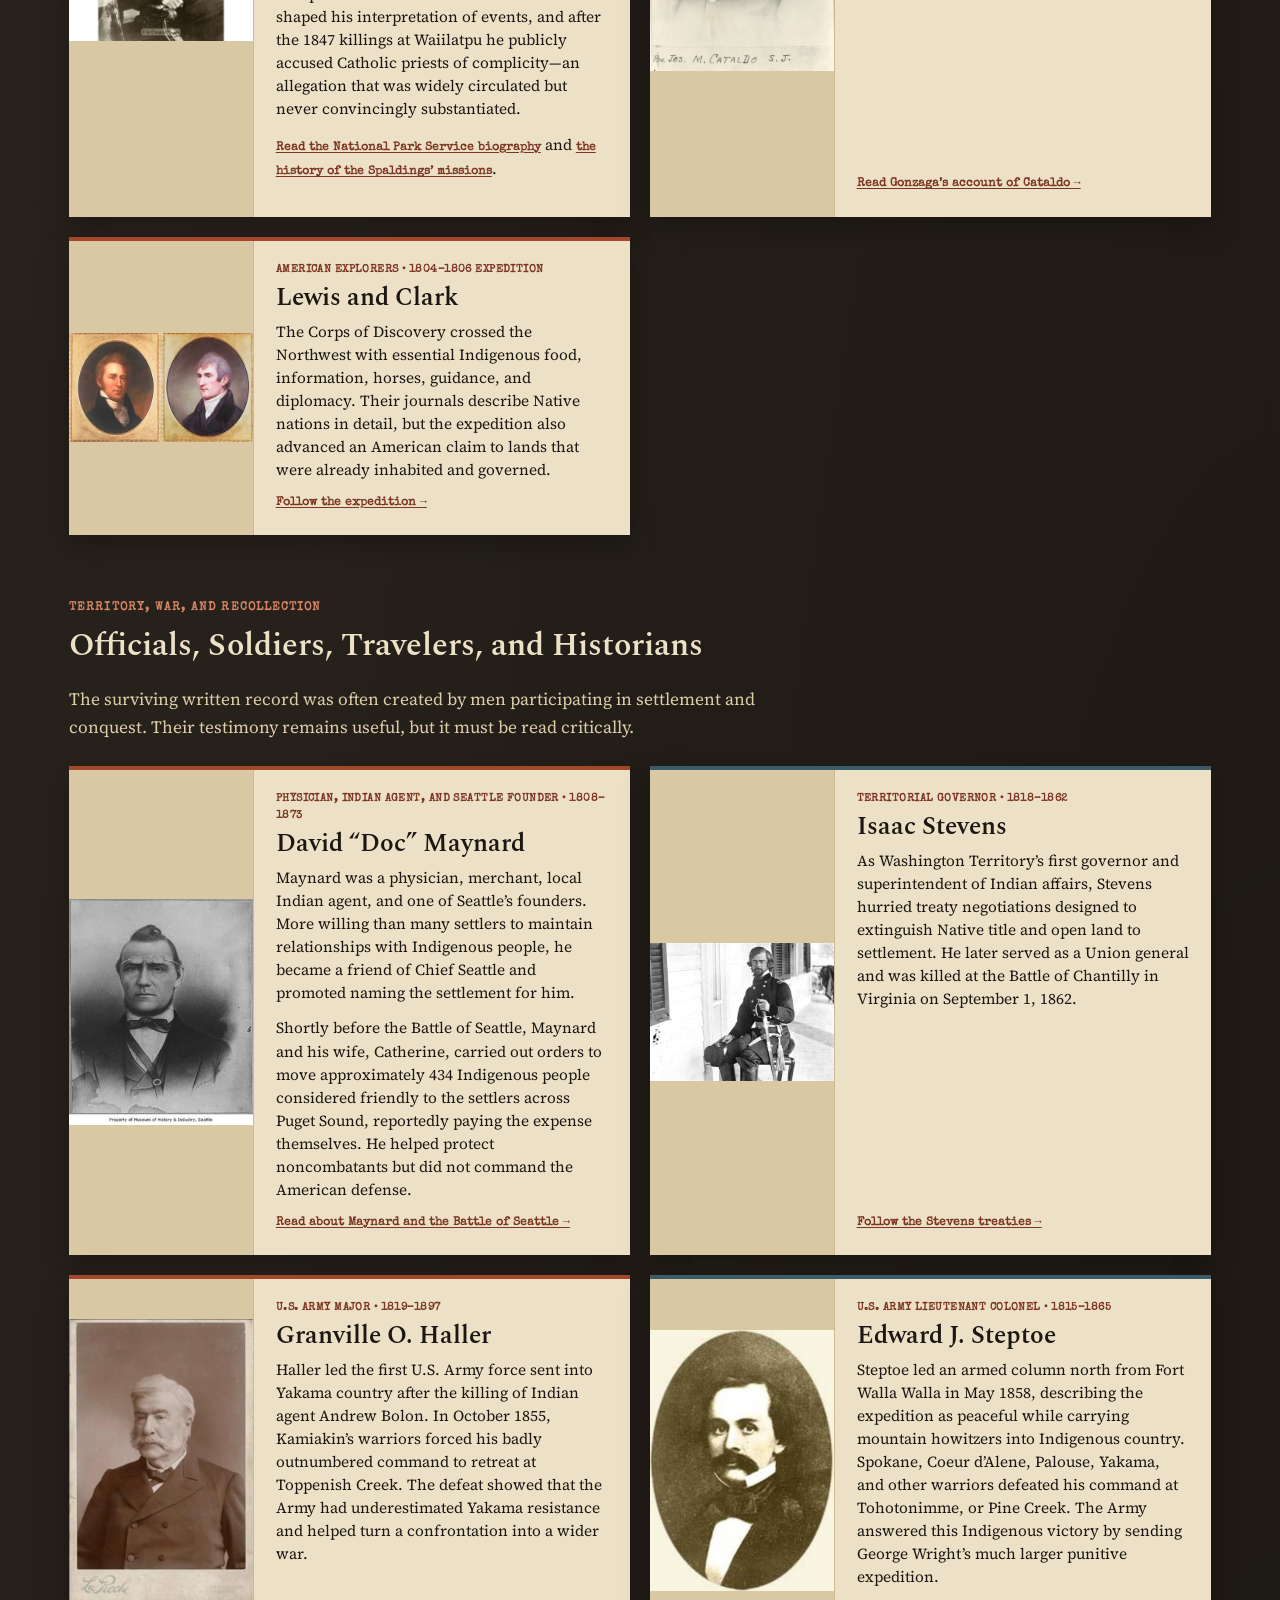
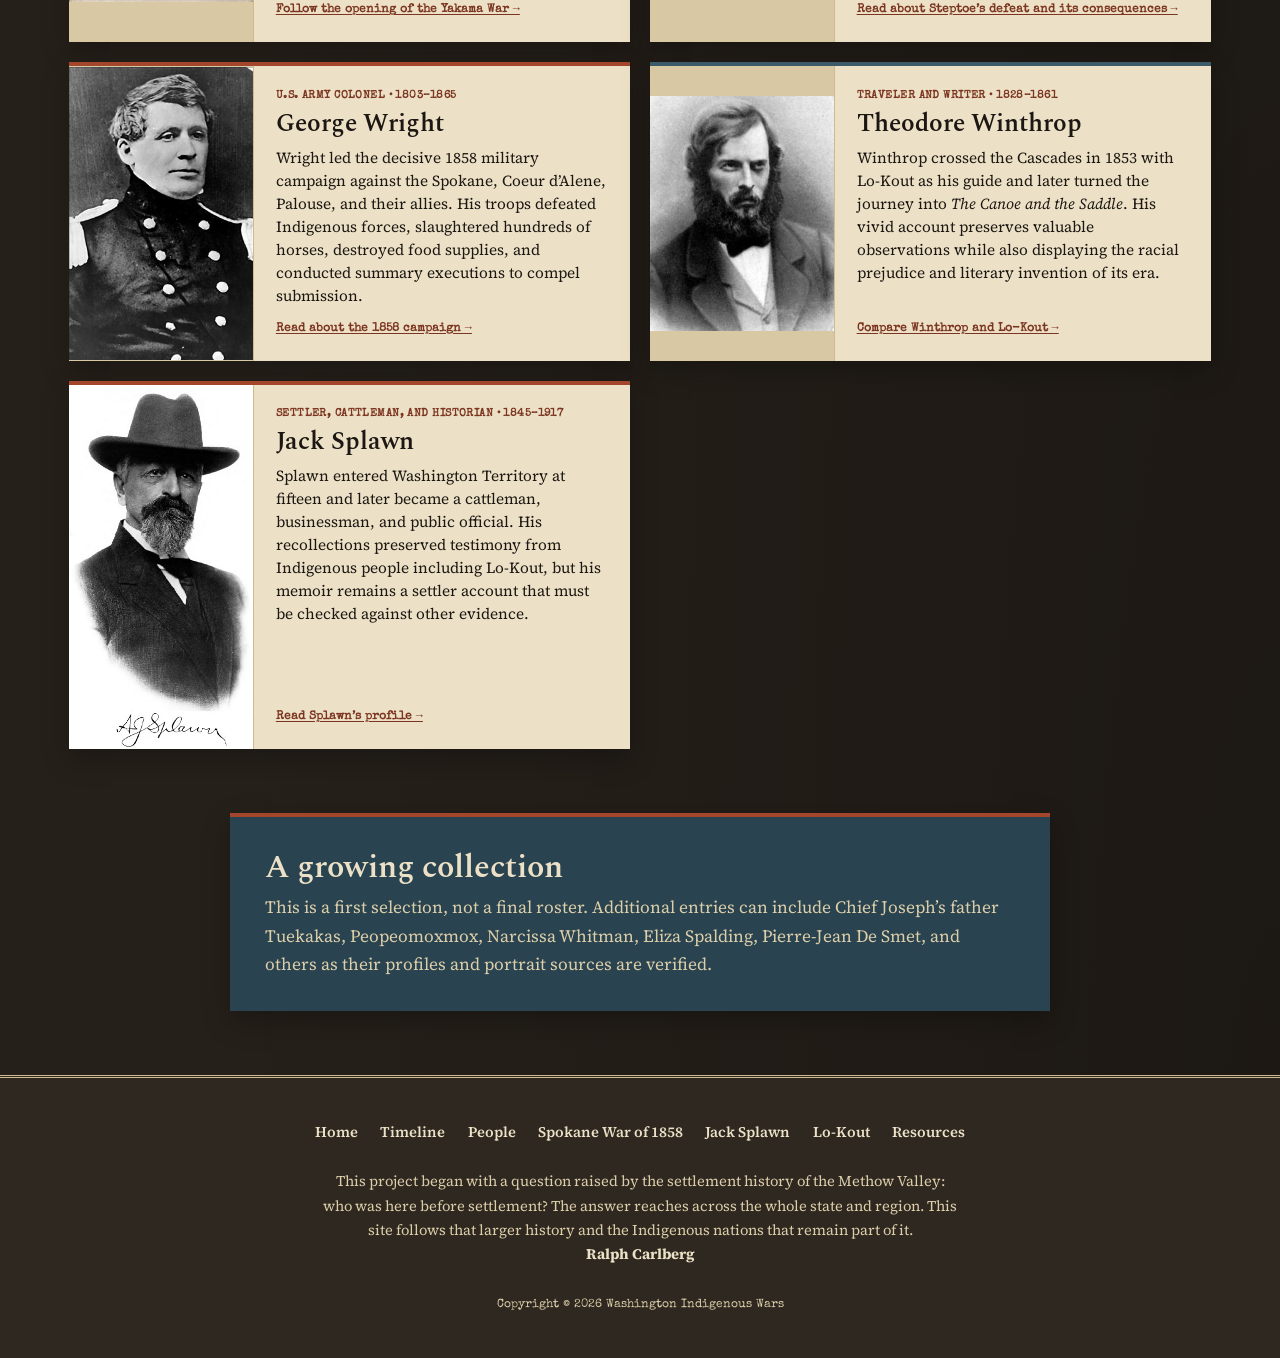
<file: people.html>
<!DOCTYPE html>
<html lang="en">
<head>
<meta charset="UTF-8">
<meta name="viewport" content="width=device-width, initial-scale=1">
<title>People in the Story | Washington Indigenous Wars</title>
<meta name="description" content="Meet Indigenous leaders, witnesses, traders, missionaries, territorial officials, soldiers, and settlers whose lives shaped Washington's nineteenth-century history.">
<link rel="canonical" href="https://washington-indigenous-wars.com/people.html">
<meta property="og:type" content="website">
<meta property="og:site_name" content="Washington Indigenous Wars">
<meta property="og:title" content="People in the Story | Washington Indigenous Wars">
<meta property="og:description" content="Short introductions to the people whose choices, testimony, and experiences illuminate this history.">
<meta property="og:image" content="images/lo-kout.png">
<meta property="og:url" content="https://washington-indigenous-wars.com/people.html">
<meta name="twitter:card" content="summary_large_image">
<link rel="preconnect" href="https://fonts.googleapis.com"><link rel="preconnect" href="https://fonts.gstatic.com" crossorigin><link href="https://fonts.googleapis.com/css2?family=Spectral:wght@500;600;700&family=Source+Serif+4:opsz,wght@8..60,400;8..60,600&family=Special+Elite&display=swap" rel="stylesheet">
<link rel="stylesheet" href="css/styles.css">
</head>
<body>
<a class="skip-link" href="#content">Skip to content</a>

<header class="site-header">
  <div class="masthead">
    <span class="eyebrow">Indigenous Washington and the transformation of the Pacific Northwest</span>
    <h1><a href="index.html" class="home-link">Washington Indigenous Wars</a></h1>
    <p class="tagline">Nations, connections, encounters, treaties, resistance, and survival</p>
  </div>
  <nav class="primary" aria-label="Site"><ul>
    <li><a href="index.html">Home</a></li>
    <li><a href="time-line.html">Timeline</a></li>
    <li><a href="people.html" aria-current="page">People</a></li>
    <li><a href="spokane-war-1858.html">Spokane War of 1858</a></li>
    <li><a href="andrew-jackson-splawn.html">Jack Splawn</a></li>
    <li><a href="lo-kout.html">Lo-Kout</a></li>
    <li><a href="bibliography.html">Resources</a></li>
  </ul></nav>
</header>

<main id="content" class="people-main">
  <section class="people-opening" aria-labelledby="people-title">
    <p class="section-kicker">Lives within a larger history</p>
    <h2 id="people-title">People in the Story</h2>
    <p>No single life can explain the transformation of the Northwest. Read together, however, these people reveal the choices, conflicts, misunderstandings, accommodations, and acts of survival behind the larger events.</p>
  </section>

  <section class="people-section" aria-labelledby="indigenous-title">
    <div class="people-section-heading">
      <p class="section-kicker">Leadership, resistance, and memory</p>
      <h2 id="indigenous-title">Indigenous Leaders and Witnesses</h2>
      <p>These individuals represented different nations and communities. They did not always agree on how best to respond to treaties, missions, settlement, and military power.</p>
    </div>
    <aside class="mission-connections">
      <h3>Lives connected by the missions</h3>
      <p>Missionaries appear repeatedly in these biographies, but contact did not produce one common response. Spokan Garry studied at the Anglican mission at Red River; Moses attended Henry Spalding&rsquo;s Presbyterian mission; Chief Lawyer worked closely with Protestant missionaries; Young Joseph grew up in a family first drawn to and later alienated from Spalding&rsquo;s mission; and Kamiakin requested Catholic Oblate missionaries in Yakama country. Some leaders adopted elements of Christianity, some later rejected missionary influence, and many interpreted new teachings through older beliefs and political purposes of their own.</p>
    </aside>
    <div class="people-grid">
      <article class="person-card">
        <figure class="person-portrait"><img src="images/kamiakin.jpg" alt="Portrait of Yakama leader Kamiakin"></figure>
        <div class="person-copy"><p class="person-meta">Yakama leader &bull; c. 1800&ndash;1877</p><h3>Kamiakin</h3><p>A prominent Yakama leader who attended the 1855 Walla Walla treaty council and resisted the rapid seizure of Indigenous lands. His life stands near the center of the Yakama War, although later accounts often mix documented events with legend.</p><p class="mission-note"><strong>Mission connection:</strong> Kamiakin requested a Catholic mission at his Ahtanum summer camp. He and his men worked beside Oblate Fathers Charles Pandosy and Louis d&rsquo;Herbomez, and he brought his children to the mission for baptism.</p><a href="kamiakin-hero.html">Read more about Kamiakin &rarr;</a></div>
      </article>

      <article class="person-card">
        <figure class="person-portrait"><img src="images/leshi.jpg" alt="Portrait identified as Nisqually leader Leschi"></figure>
        <div class="person-copy"><p class="person-meta">Nisqually leader &bull; c. 1808&ndash;1858</p><h3>Leschi</h3><p>Leschi opposed the Medicine Creek Treaty, which confined the Nisqually to an inadequate reservation without access to the river and salmon central to their life. After the Puget Sound War, territorial authorities convicted and executed him for a death during wartime despite serious doubts about the charge and the fairness of his trials.</p><p>In 2004, a Historical Court of Inquiry and Justice unanimously concluded that Leschi should not have been tried for murder because he had acted as a combatant in a war. The decision could not legally erase the original conviction, but it formally recognized the injustice of his prosecution.</p></div>
      </article>

      <article class="person-card">
        <figure class="person-portrait"><img src="images/owhi.jpg" alt="Portrait of Yakama leader Owhi"></figure>
        <div class="person-copy"><p class="person-meta">Yakama leader &bull; c. 1800&ndash;1858</p><h3>Owhi</h3><p>Owhi was an influential Yakama leader, the father of Qualchan and Lo-Kout, and a brother-in-law of Kamiakin. He sought peace at critical moments but was imprisoned by Colonel George Wright and killed while attempting to escape.</p><a href="time-line.html">Find Owhi in the timeline &rarr;</a></div>
      </article>

      <article class="person-card">
        <figure class="person-portrait"><img src="images/lo-kout.png" alt="Lo-Kout photographed in old age"></figure>
        <div class="person-copy"><p class="person-meta">Guide, warrior, and witness &bull; c. 1834&ndash;1913</p><h3>Lo-Kout</h3><p>Known as Loolowcan when he guided Theodore Winthrop across the Cascades in 1853, Lo-Kout later fought during the wars of 1855&ndash;1858. His memories offer a rare human-scale account of one Indigenous life across decades of upheaval.</p><a href="lo-kout.html">Read Lo-Kout&rsquo;s profile &rarr;</a></div>
      </article>

      <article class="person-card">
        <div class="person-portrait person-placeholder" role="img" aria-label="No verified portrait of Qualchan has been selected"><span>Portrait<br>being verified</span></div>
        <div class="person-copy"><p class="person-meta">Yakama warrior and resistance leader &bull; died 1858</p><h3>Qualchan</h3><p>A son of Owhi and nephew of Kamiakin, Qualchan fought during the wars of 1855&ndash;1858. His marriage to Whist-alks, a Spokane woman, reflects the kinship ties linking communities that resisted U.S. expansion. American officials accused him of many attacks, including the killing of Indian agent Andrew Bolon, although later accounts indicate that he was not involved in Bolon&rsquo;s death.</p><p>By 1858 the Army had explicitly marked Qualchan and Kamiakin for capture or expulsion. After Wright imprisoned Owhi, Qualchan entered the Army camp with Whist-alks and Lo-Kout and was hanged within fifteen minutes, without a hearing or trial. The surviving accounts disagree about whether he had been summoned, knew his father was a prisoner, or believed that he was entering peace negotiations.</p><a href="spokane-war-1858.html">Read about Qualchan&rsquo;s execution &rarr;</a></div>
      </article>

      <article class="person-card">
        <figure class="person-portrait"><img src="images/chief-lawyer.png" alt="Portrait of Chief Lawyer"></figure>
        <div class="person-copy"><p class="person-meta">Nim&iacute;ipuu leader &bull; c. 1797&ndash;1876</p><h3>Chief Lawyer</h3><p>Hallalhotsoot, widely known as Lawyer, favored negotiation with the United States and signed the treaties of 1855 and 1863. His choices illuminate deep divisions within the Nim&iacute;ipuu over whether accommodation could preserve their people and homeland.</p><p class="mission-note"><strong>Mission connection:</strong> Lawyer guided and interpreted for Protestant missionaries and helped them learn Nim&iacute;ipuut&iacute;mt. His close cooperation with missionaries became part of an accommodationist strategy that other Nim&iacute;ipuu leaders did not share.</p><a href="time-line.html">Follow the treaty period &rarr;</a></div>
      </article>

      <article class="person-card person-card-featured">
        <figure class="person-portrait"><img src="images/chief-moses.png" alt="Portrait of Chief Moses"></figure>
        <div class="person-copy"><p class="person-meta">Columbia leader &bull; c. 1829&ndash;1899</p><h3>Chief Moses</h3><p>Moses became the best-known leader of the Columbia people and used diplomacy, resistance, and repeated negotiations to seek a homeland for communities across north-central Washington.</p><p class="mission-note"><strong>Mission connection:</strong> At about ten, his father sent him to Henry Spalding&rsquo;s mission at Lapwai. He learned some English, Nim&iacute;ipuut&iacute;mt, Bible stories, and farming; Spalding gave him the name Moses. He was never baptized and returned home after about three years.</p><p>In 1879 President Rutherford B. Hayes created the Columbia Reservation, often called the Moses Reservation. It extended from the Columbia River and Lake Chelan north to Canada, between the Cascade crest and the Okanogan River, encompassing the homelands of several peoples as well as existing settler and mining claims. Settlers immediately pressed the government to reopen it. Under an 1883 agreement, Indigenous families were offered a choice between allotments and removal to the Colville Reservation; Congress restored the land to the public domain in 1884, and it formally opened to non-Native settlement in 1886. The reservation&rsquo;s brief existence shows how quickly a federal promise of protected land could be withdrawn when settlers and mining interests demanded access.</p><a href="https://www.historylink.org/file/8870">Read more about Chief Moses and the Columbia Reservation &rarr;</a></div>
      </article>

      <article class="person-card">
        <figure class="person-portrait"><img src="images/spokan-garry.png" alt="Portrait of Spokan Garry"></figure>
        <div class="person-copy"><p class="person-meta">Spokane leader &bull; c. 1811&ndash;1892</p><h3>Spokan Garry</h3><p>Garry repeatedly sought a peaceful settlement of Spokane land claims, yet died after settlers had taken much of the land he tried to protect.</p><p class="mission-note"><strong>Mission connection:</strong> As a boy, Garry was sent to the Church Missionary Society school at Red River. He returned home literate, Christian, and able to speak English, then taught other Spokane people while continuing to serve as one of their leaders.</p><a href="time-line.html">Follow missions, treaties, and conflict &rarr;</a></div>
      </article>

      <article class="person-card">
        <figure class="person-portrait"><img src="images/chief-joseph.jpg" alt="Portrait of Chief Joseph"></figure>
        <div class="person-copy"><p class="person-meta">Nim&iacute;ipuu leader &bull; 1840&ndash;1904</p><h3>Chief Joseph</h3><p>Hinmat&oacute;owyalahtq&#x0313;it became an internationally recognized voice for the non-treaty Nim&iacute;ipuu after the war and forced removal of 1877. His speeches and diplomacy carried his people&rsquo;s demand to return to the Wallowa homeland before a national audience.</p><p class="mission-note"><strong>Mission connection:</strong> His father, Tuekakas, was an early convert associated with Henry Spalding and received the Christian name Joseph. As relations deteriorated and settlers pressed into Nim&iacute;ipuu country, the elder Joseph rejected the mission&rsquo;s influence. His son inherited both the name and that history of changing trust.</p><a href="time-line.html">Follow the Nez Perce War &rarr;</a></div>
      </article>

      <article class="person-card">
        <figure class="person-portrait"><img src="images/looking-glass.jpg" alt="Portrait of Looking Glass"></figure>
        <div class="person-copy"><p class="person-meta">Nim&iacute;ipuu leader &bull; c. 1832&ndash;1877</p><h3>Looking Glass</h3><p>Allalimya Takanin initially tried to keep his Alpowai band out of the Nez Perce War. After U.S. troops attacked his peaceful camp inside the reservation, he joined the flight of 1877 and became one of its principal military strategists; he was killed at Bear Paw, within reach of the Canadian border.</p><a href="time-line.html">Follow the Nez Perce War &rarr;</a></div>
      </article>
    </div>
  </section>

  <section class="people-section" aria-labelledby="encounter-title">
    <div class="people-section-heading"><p class="section-kicker">Exploration, trade, and missions</p><h2 id="encounter-title">Newcomers and Missionaries</h2><p>Traders and missionaries entered an Indigenous world already connected by travel, exchange, kinship, and spiritual traditions.</p></div>
    <div class="people-grid">
      <article class="person-card">
        <figure class="person-portrait"><img src="images/david-thompson-voyageurs.jpg" alt="Historical illustration of David Thompson traveling with voyageurs"></figure>
        <div class="person-copy"><p class="person-meta">Surveyor and fur trader &bull; 1770&ndash;1857</p><h3>David Thompson</h3><p>Working for the North West Company, Thompson mapped the Columbia watershed and helped establish Kootanae, Kullyspel, Saleesh, and Spokane houses. His journals preserve important observations while also documenting the expansion of the land-based fur trade.</p><a href="time-line.html">See Thompson in the timeline &rarr;</a></div>
      </article>

      <article class="person-card">
        <figure class="person-portrait"><img src="images/marcus-whitman.jpg" alt="Portrait of missionary Marcus Whitman"></figure>
        <div class="person-copy"><p class="person-meta">Protestant missionary &bull; 1802&ndash;1847</p><h3>Marcus Whitman</h3><p>Whitman established the Waiilatpu mission among the Cayuse with his wife, Narcissa. Cultural conflict, settler migration, and a deadly measles epidemic shattered relations; Cayuse men killed the Whitmans and eleven others in 1847.</p><p class="mission-note"><strong>Primary sources:</strong> Read the <a href="https://digitalcollections.ohs.org/mss-1203-marcus-and-narcissa-whitman-collection-1834-1947">Marcus and Narcissa Whitman Collection</a> at the Oregon Historical Society. Their letters and journals document the journey west, life at Waiilatpu, relations with the Cayuse, growing settler migration, and Protestant&ndash;Catholic rivalry. These writings are valuable firsthand evidence, but they also reflect the missionaries&rsquo; cultural assumptions and frequently patronizing views of Indigenous people.</p><a href="time-line.html">Follow the mission era &rarr;</a></div>
      </article>
      <article class="person-card" id="henry-spalding">
        <figure class="person-portrait"><img src="images/henry-spalding.jpg" alt="Portrait of Henry Harmon Spalding"></figure>
        <div class="person-copy"><p class="person-meta">Presbyterian missionary &bull; 1803&ndash;1874</p><h3>Henry Harmon Spalding</h3>
        <p>Henry and Eliza Spalding established a Protestant mission among the Nim&iacute;ipuu at Lapwai in 1836. Their work included teaching, printing, and farming, alongside pressure to adopt Christianity and a more settled agricultural life. His mission appears repeatedly in the lives of Chief Moses, Chief Lawyer, and Chief Joseph&rsquo;s family.</p>
        <p>Spalding was also intensely anti-Catholic. Competition with Catholic missionaries shaped his interpretation of events, and after the 1847 killings at Waiilatpu he publicly accused Catholic priests of complicity&mdash;an allegation that was widely circulated but never convincingly substantiated.</p>
        <p><a href="https://www.nps.gov/people/henry-spalding.htm">Read the National Park Service biography</a> and <a href="https://www.nps.gov/nepe/learn/historyculture/henry-and-eliza-spalding-and-their-missions.htm">the history of the Spaldings&rsquo; missions</a>.</p></div>
      </article>

      <article class="person-card">
        <figure class="person-portrait"><img src="images/joseph-cataldo.jpg" alt="Portrait of Joseph Cataldo"></figure>
        <div class="person-copy"><p class="person-meta">Jesuit missionary &bull; 1837&ndash;1928</p><h3>Joseph Cataldo</h3><p>The Italian-born Jesuit spent decades establishing Catholic missions and schools among Indigenous communities of the Inland Northwest. He founded Gonzaga College in Spokane in 1887, part of a missionary legacy that combined enduring relationships with strong pressure toward religious and cultural assimilation.</p><a href="https://www.gonzaga.edu/about/our-mission-jesuit-values/gonzagas-history">Read Gonzaga&rsquo;s account of Cataldo &rarr;</a></div>
      </article>

      <article class="person-card">
        <figure class="person-portrait"><img src="images/lewis-and-clark.webp" alt="Portraits of Meriwether Lewis and William Clark"></figure>
        <div class="person-copy"><p class="person-meta">American explorers &bull; 1804&ndash;1806 expedition</p><h3>Lewis and Clark</h3><p>The Corps of Discovery crossed the Northwest with essential Indigenous food, information, horses, guidance, and diplomacy. Their journals describe Native nations in detail, but the expedition also advanced an American claim to lands that were already inhabited and governed.</p><a href="time-line.html">Follow the expedition &rarr;</a></div>
      </article>
    </div>
  </section>

  <section class="people-section" aria-labelledby="territory-title">
    <div class="people-section-heading"><p class="section-kicker">Territory, war, and recollection</p><h2 id="territory-title">Officials, Soldiers, Travelers, and Historians</h2><p>The surviving written record was often created by men participating in settlement and conquest. Their testimony remains useful, but it must be read critically.</p></div>
    <div class="people-grid">
      <article class="person-card">
        <figure class="person-portrait"><img src="images/doc-maynard.jpg" alt="Portrait of David"></figure>
        <div class="person-copy"><p class="person-meta">Physician, Indian agent, and Seattle founder &bull; 1808&ndash;1873</p><h3>David &ldquo;Doc&rdquo; Maynard</h3><p>Maynard was a physician, merchant, local Indian agent, and one of Seattle&rsquo;s founders. More willing than many settlers to maintain relationships with Indigenous people, he became a friend of Chief Seattle and promoted naming the settlement for him.</p><p>Shortly before the Battle of Seattle, Maynard and his wife, Catherine, carried out orders to move approximately 434 Indigenous people considered friendly to the settlers across Puget Sound, reportedly paying the expense themselves. He helped protect noncombatants but did not command the American defense.</p><a href="https://www.historylink.org/file/5208">Read about Maynard and the Battle of Seattle &rarr;</a></div>
      </article>

      <article class="person-card">
        <figure class="person-portrait"><img src="images/isaac-stevens.jpg" alt="Portrait of Washington territorial governor Isaac Stevens"></figure>
        <div class="person-copy"><p class="person-meta">Territorial governor &bull; 1818&ndash;1862</p><h3>Isaac Stevens</h3><p>As Washington Territory&rsquo;s first governor and superintendent of Indian affairs, Stevens hurried treaty negotiations designed to extinguish Native title and open land to settlement. He later served as a Union general and was killed at the Battle of Chantilly in Virginia on September 1, 1862.</p><a href="time-line.html">Follow the Stevens treaties &rarr;</a></div>
      </article>

      <article class="person-card">
        <figure class="person-portrait"><img src="images/granville-haller.jpg" alt="Portrait of Granville"></figure>
        <div class="person-copy"><p class="person-meta">U.S. Army major &bull; 1819&ndash;1897</p><h3>Granville O. Haller</h3><p>Haller led the first U.S. Army force sent into Yakama country after the killing of Indian agent Andrew Bolon. In October 1855, Kamiakin&rsquo;s warriors forced his badly outnumbered command to retreat at Toppenish Creek. The defeat showed that the Army had underestimated Yakama resistance and helped turn a confrontation into a wider war.</p><a href="time-line.html">Follow the opening of the Yakama War &rarr;</a></div>
      </article>

      <article class="person-card">
        <figure class="person-portrait"><img src="images/edward-steptoe.jpg" alt="Portrait of Edward"></figure>
        <div class="person-copy"><p class="person-meta">U.S. Army lieutenant colonel &bull; 1815&ndash;1865</p><h3>Edward J. Steptoe</h3><p>Steptoe led an armed column north from Fort Walla Walla in May 1858, describing the expedition as peaceful while carrying mountain howitzers into Indigenous country. Spokane, Coeur d&rsquo;Alene, Palouse, Yakama, and other warriors defeated his command at Tohotonimme, or Pine Creek. The Army answered this Indigenous victory by sending George Wright&rsquo;s much larger punitive expedition.</p><a href="spokane-war-1858.html">Read about Steptoe&rsquo;s defeat and its consequences &rarr;</a></div>
      </article>

      <article class="person-card">
        <figure class="person-portrait"><img src="images/george-wright.jpg" alt="Portrait of Colonel George Wright"></figure>
        <div class="person-copy"><p class="person-meta">U.S. Army colonel &bull; 1803&ndash;1865</p><h3>George Wright</h3><p>Wright led the decisive 1858 military campaign against the Spokane, Coeur d&rsquo;Alene, Palouse, and their allies. His troops defeated Indigenous forces, slaughtered hundreds of horses, destroyed food supplies, and conducted summary executions to compel submission.</p><a href="spokane-war-1858.html">Read about the 1858 campaign &rarr;</a></div>
      </article>

      <article class="person-card">
        <figure class="person-portrait"><img src="images/theodore-winthrop.jpg" alt="Portrait of writer Theodore Winthrop"></figure>
        <div class="person-copy"><p class="person-meta">Traveler and writer &bull; 1828&ndash;1861</p><h3>Theodore Winthrop</h3><p>Winthrop crossed the Cascades in 1853 with Lo-Kout as his guide and later turned the journey into <em>The Canoe and the Saddle</em>. His vivid account preserves valuable observations while also displaying the racial prejudice and literary invention of its era.</p><a href="lo-kout.html">Compare Winthrop and Lo-Kout &rarr;</a></div>
      </article>

      <article class="person-card">
        <figure class="person-portrait"><img src="images/andrew-jackson-splawn.jpg" alt="Portrait of Andrew Jackson Splawn"></figure>
        <div class="person-copy"><p class="person-meta">Settler, cattleman, and historian &bull; 1845&ndash;1917</p><h3>Jack Splawn</h3><p>Splawn entered Washington Territory at fifteen and later became a cattleman, businessman, and public official. His recollections preserved testimony from Indigenous people including Lo-Kout, but his memoir remains a settler account that must be checked against other evidence.</p><a href="andrew-jackson-splawn.html">Read Splawn&rsquo;s profile &rarr;</a></div>
      </article>
    </div>
  </section>

  <aside class="people-note">
    <h2>A growing collection</h2>
    <p>This is a first selection, not a final roster. Additional entries can include Chief Joseph&rsquo;s father Tuekakas, Peopeomoxmox, Narcissa Whitman, Eliza Spalding, Pierre-Jean De Smet, and others as their profiles and portrait sources are verified.</p>
  </aside>
</main>

<footer class="site-footer"><div class="wrap">
  <nav aria-label="Site (footer)"><ul>
    <li><a href="index.html">Home</a></li>
    <li><a href="time-line.html">Timeline</a></li>
    <li><a href="people.html" aria-current="page">People</a></li>
    <li><a href="spokane-war-1858.html">Spokane War of 1858</a></li>
    <li><a href="andrew-jackson-splawn.html">Jack Splawn</a></li>
    <li><a href="lo-kout.html">Lo-Kout</a></li>
    <li><a href="bibliography.html">Resources</a></li>
  </ul></nav>
  <p class="about">This project began with a question raised by the settlement history of the Methow Valley: who was here before settlement? The answer reaches across the whole state and region. This site follows that larger history and the Indigenous nations that remain part of it.<br><strong>Ralph Carlberg</strong></p>
  <p class="copyright">Copyright &copy; 2026 Washington Indigenous Wars</p>
</div></footer>
</body>
</html>
</file>
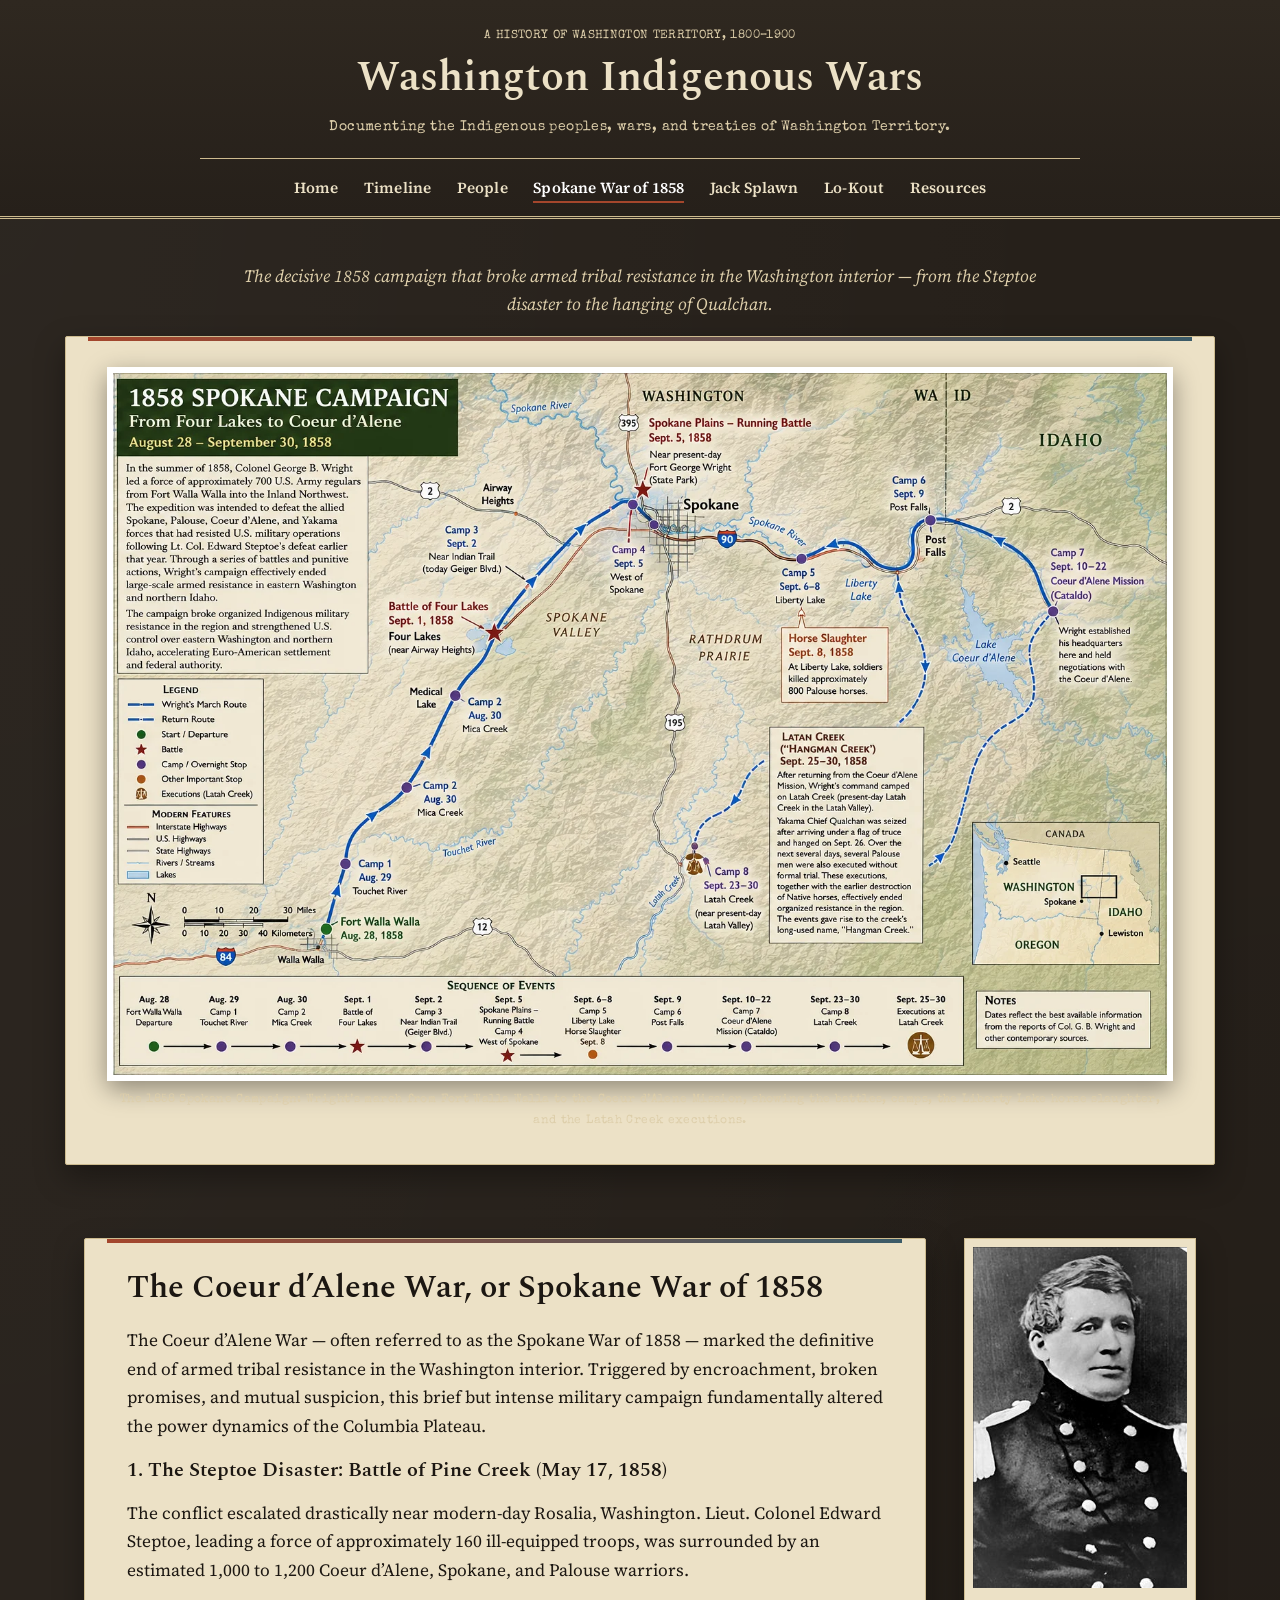
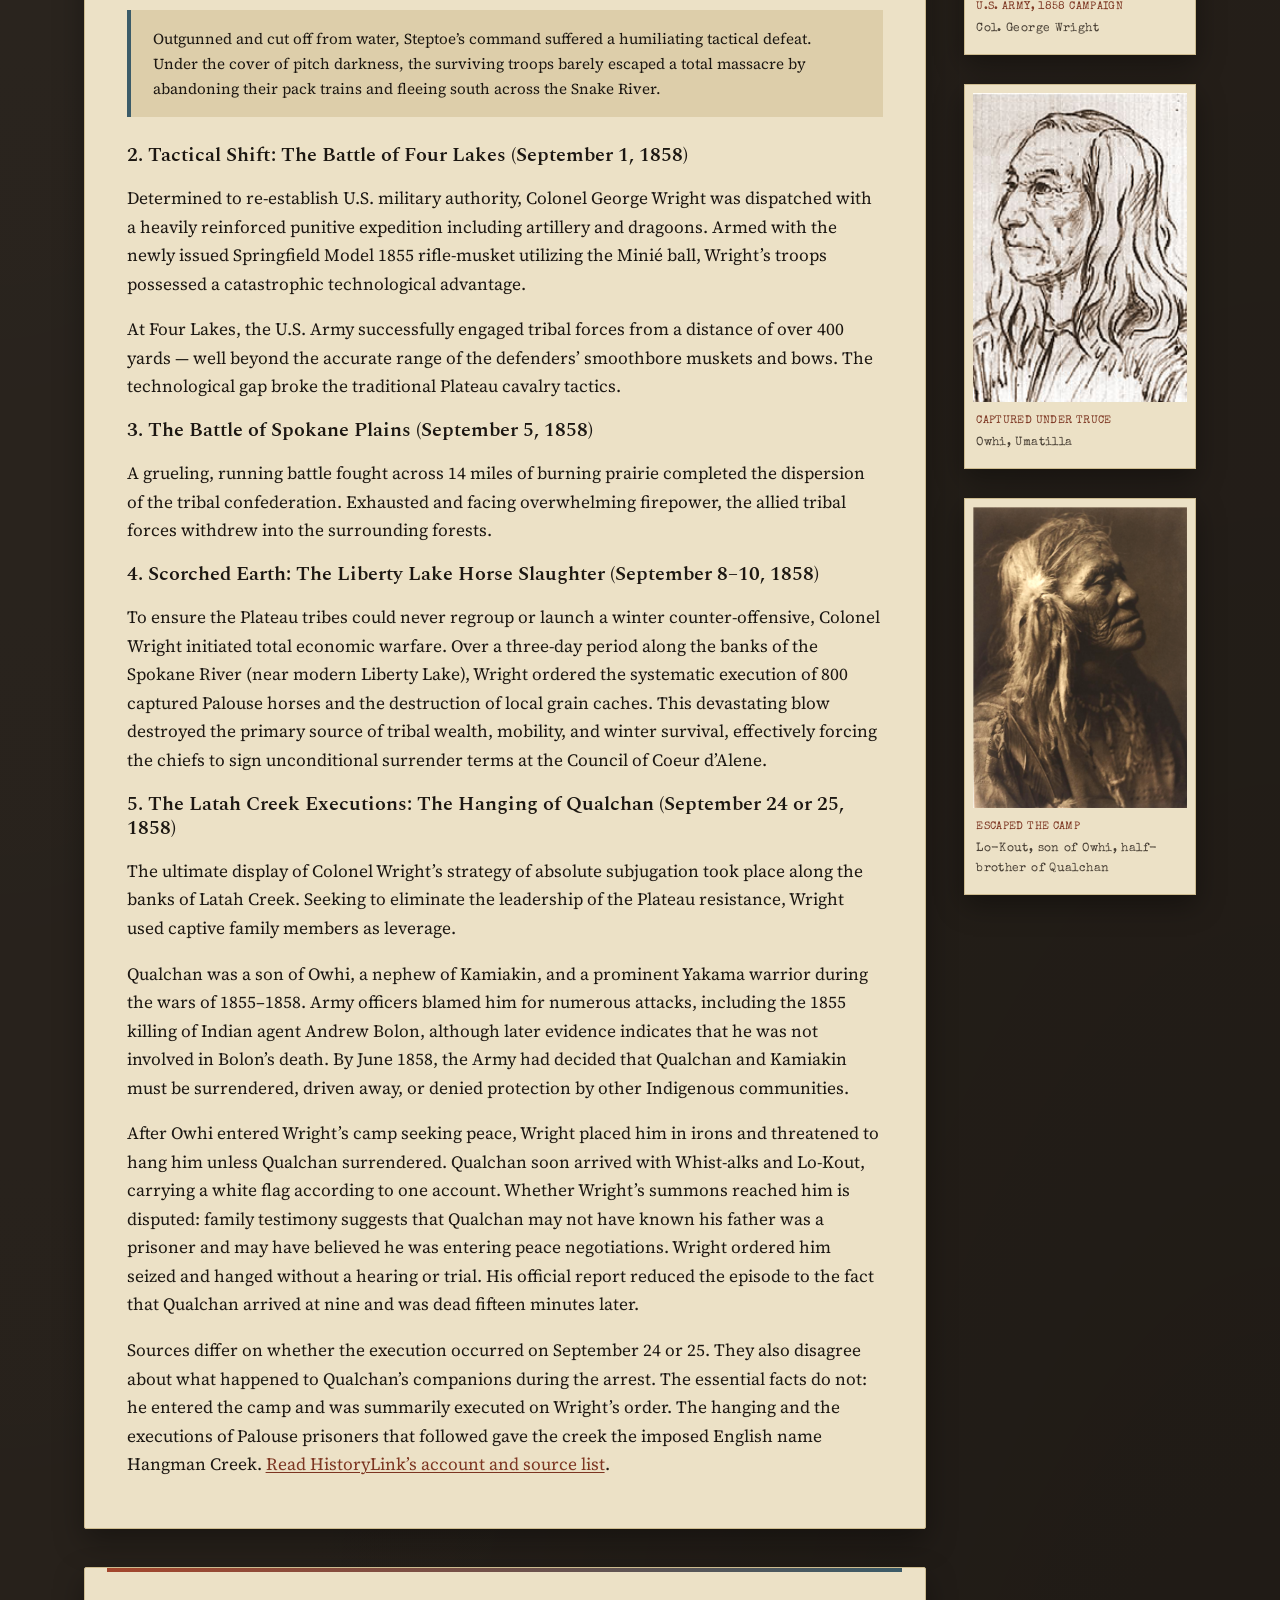
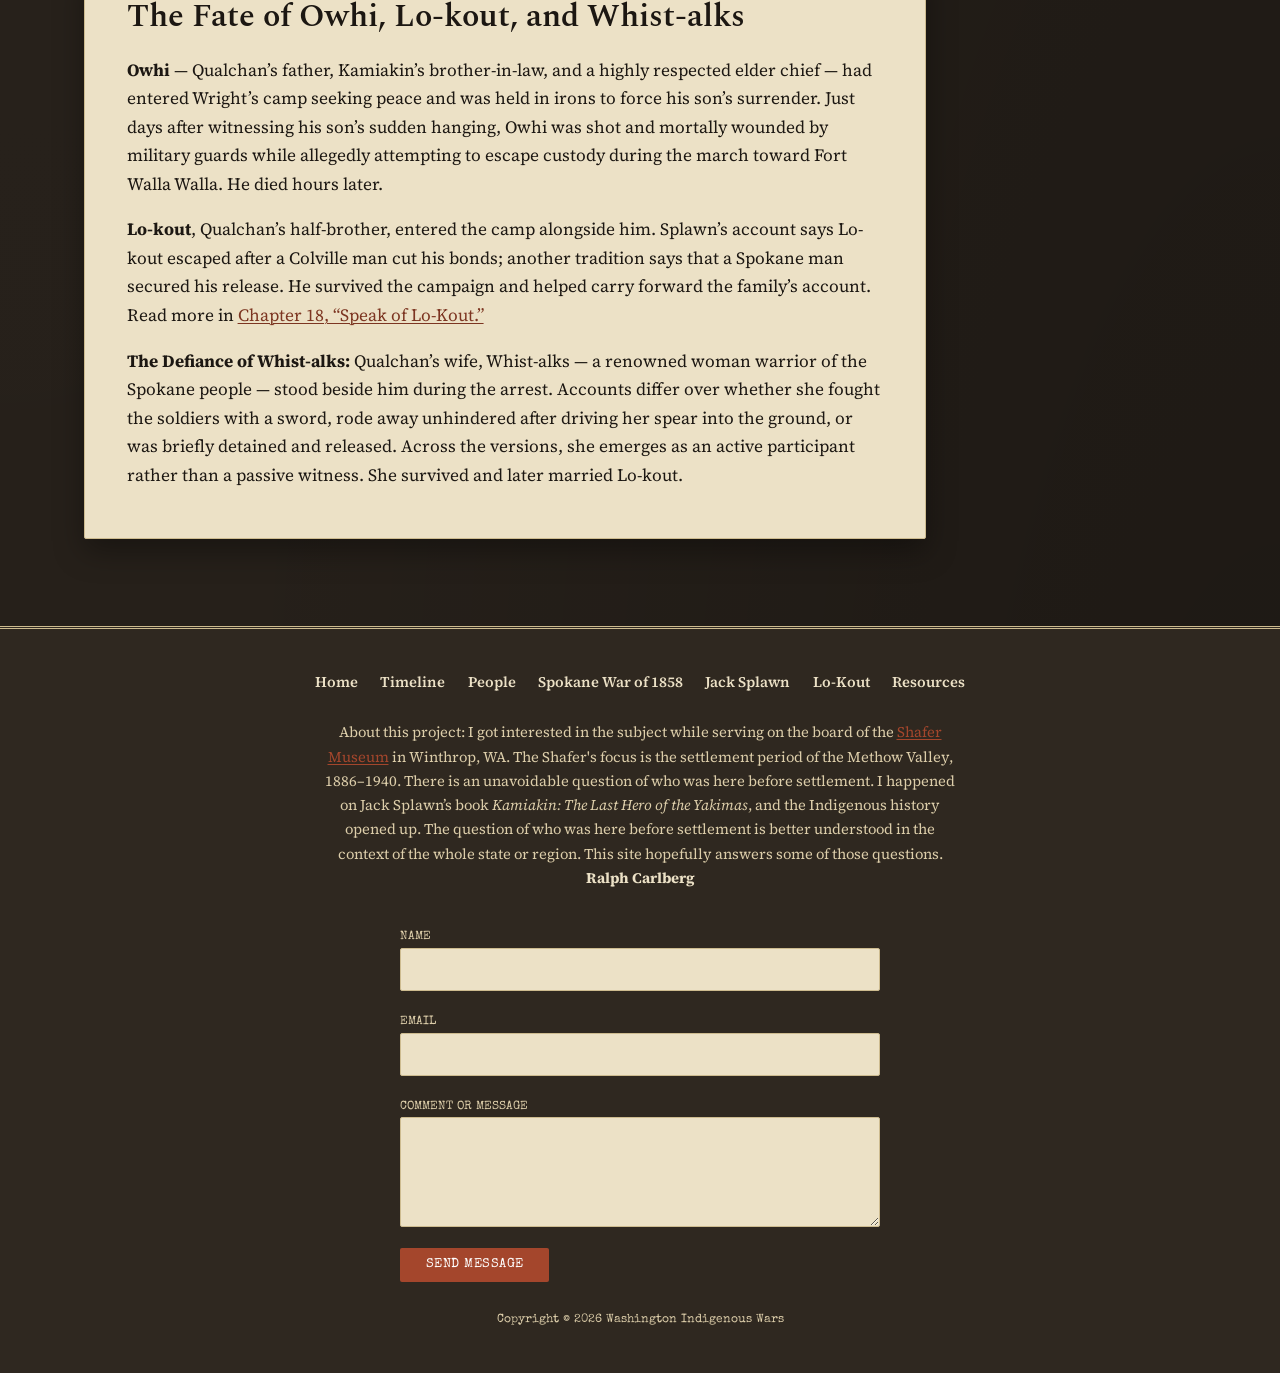
<file: spokane-war-1858.html>
<!DOCTYPE html>
<html lang="en">
<head>
<meta charset="UTF-8">
<meta name="viewport" content="width=device-width, initial-scale=1">
<title>The Spokane War of 1858 | Washington Indigenous Wars</title>
<meta name="description" content="The decisive 1858 campaign that ended armed tribal resistance in the Washington interior: the Steptoe disaster, the Battle of Four Lakes, the Liberty Lake horse slaughter, and the hanging of Qualchan.">
<link rel="canonical" href="https://washington-indigenous-wars.com/spokane-war-1858.html">
<meta property="og:type" content="website">
<meta property="og:site_name" content="Washington Indigenous Wars">
<meta property="og:title" content="The Spokane War of 1858 | Washington Indigenous Wars">
<meta property="og:description" content="The decisive 1858 campaign that ended armed tribal resistance in the Washington interior: the Steptoe disaster, the Battle of Four Lakes, the Liberty Lake horse slaughter, and the hanging of Qualchan.">
<meta property="og:image" content="images/kamiakin.jpg">
<meta property="og:url" content="https://washington-indigenous-wars.com/spokane-war-1858.html">
<meta name="twitter:card" content="summary_large_image">
<meta name="twitter:title" content="The Spokane War of 1858 | Washington Indigenous Wars">
<meta name="twitter:description" content="The decisive 1858 campaign that ended armed tribal resistance in the Washington interior: the Steptoe disaster, the Battle of Four Lakes, the Liberty Lake horse slaughter, and the hanging of Qualchan.">
<link rel="preconnect" href="https://fonts.googleapis.com"><link rel="preconnect" href="https://fonts.gstatic.com" crossorigin><link href="https://fonts.googleapis.com/css2?family=Spectral:wght@500;600;700&family=Source+Serif+4:opsz,wght@8..60,400;8..60,600&family=Special+Elite&display=swap" rel="stylesheet">
<link rel="stylesheet" href="css/styles.css">
</head>
<body>
<a class="skip-link" href="#content">Skip to content</a>

<header class="site-header">
  <div class="masthead">
    <span class="eyebrow">A history of Washington Territory, 1800&ndash;1900</span>
    <h1><a href="index.html" style="color:inherit;text-decoration:none;">Washington Indigenous Wars</a></h1>
    <p class="tagline">Documenting the Indigenous peoples, wars, and treaties of Washington Territory.</p>
  </div>
  <nav class="primary" aria-label="Site"><ul>
    <li><a href="index.html">Home</a></li>
    <li><a href="time-line.html">Timeline</a></li>
    <li><a href="people.html">People</a></li>
    <li><a href="spokane-war-1858.html" aria-current="page">Spokane War of 1858</a></li>
    <li><a href="andrew-jackson-splawn.html">Jack Splawn</a></li>
    <li><a href="lo-kout.html">Lo-Kout</a></li>
    <li><a href="bibliography.html">Resources</a></li>
  </ul></nav>
</header>


<div class="hero-intro">
  <p>The decisive 1858 campaign that broke armed tribal resistance in the Washington interior &mdash; from the Steptoe disaster to the hanging of Qualchan.</p>
</div>


<main id="content">

<figure class="panel" style="margin: 0 auto 2rem; max-width: calc(var(--max-width) + 232px + 2.4rem);">
  <img src="images/spokane-campaign-1858-map.webp" alt="Map of the 1858 Spokane Campaign, from Four Lakes to Coeur d'Alene, August 28 – September 30, 1858">
  <figcaption>The 1858 Spokane Campaign: Wright&rsquo;s march from Fort Walla Walla to the Coeur d&rsquo;Alene Mission, showing the battles, camps, the Liberty Lake horse slaughter, and the Latah Creek executions.</figcaption>
</figure>

<div class="with-rail">
<div class="narrative">

<div class="panel">
<h2>The Coeur d&rsquo;Alene War, or Spokane War of 1858</h2>
<p>The Coeur d&rsquo;Alene War &mdash; often referred to as the Spokane War of 1858 &mdash; marked the
definitive end of armed tribal resistance in the Washington interior. Triggered by encroachment, broken
promises, and mutual suspicion, this brief but intense military campaign fundamentally altered the power
dynamics of the Columbia Plateau.</p>

<h3>1. The Steptoe Disaster: Battle of Pine Creek (May 17, 1858)</h3>
<p>The conflict escalated drastically near modern-day Rosalia, Washington. Lieut. Colonel Edward Steptoe,
leading a force of approximately 160 ill-equipped troops, was surrounded by an estimated 1,000 to 1,200
Coeur d&rsquo;Alene, Spokane, and Palouse warriors.</p>
<p class="callout">Outgunned and cut off from water, Steptoe&rsquo;s command suffered a humiliating
tactical defeat. Under the cover of pitch darkness, the surviving troops barely escaped a total massacre
by abandoning their pack trains and fleeing south across the Snake River.</p>

<h3>2. Tactical Shift: The Battle of Four Lakes (September 1, 1858)</h3>
<p>Determined to re-establish U.S. military authority, Colonel George Wright was dispatched with a
heavily reinforced punitive expedition including artillery and dragoons. Armed with the newly issued
Springfield Model 1855 rifle-musket utilizing the Mini&eacute; ball, Wright&rsquo;s troops possessed a
catastrophic technological advantage.</p>
<p>At Four Lakes, the U.S. Army successfully engaged tribal forces from a distance of over 400 yards
&mdash; well beyond the accurate range of the defenders&rsquo; smoothbore muskets and bows. The
technological gap broke the traditional Plateau cavalry tactics.</p>

<h3>3. The Battle of Spokane Plains (September 5, 1858)</h3>
<p>A grueling, running battle fought across 14 miles of burning prairie completed the dispersion of the
tribal confederation. Exhausted and facing overwhelming firepower, the allied tribal forces withdrew into
the surrounding forests.</p>

<h3>4. Scorched Earth: The Liberty Lake Horse Slaughter (September 8&ndash;10, 1858)</h3>
<p>To ensure the Plateau tribes could never regroup or launch a winter counter-offensive, Colonel Wright
initiated total economic warfare. Over a three-day period along the banks of the Spokane River (near
modern Liberty Lake), Wright ordered the systematic execution of 800 captured Palouse horses and the
destruction of local grain caches. This devastating blow destroyed the primary source of tribal wealth,
mobility, and winter survival, effectively forcing the chiefs to sign unconditional surrender terms at the
Council of Coeur d&rsquo;Alene.</p>

<h3>5. The Latah Creek Executions: The Hanging of Qualchan (September 24 or 25, 1858)</h3>
<p>The ultimate display of Colonel Wright&rsquo;s strategy of absolute subjugation took place along the
banks of Latah Creek. Seeking to eliminate the leadership of the Plateau resistance, Wright used captive
family members as leverage.</p>
<p>Qualchan was a son of Owhi, a nephew of Kamiakin, and a prominent Yakama warrior during the wars of
1855&ndash;1858. Army officers blamed him for numerous attacks, including the 1855 killing of Indian agent
Andrew Bolon, although later evidence indicates that he was not involved in Bolon&rsquo;s death. By June 1858,
the Army had decided that Qualchan and Kamiakin must be surrendered, driven away, or denied protection by
other Indigenous communities.</p>
<p>After Owhi entered Wright&rsquo;s camp seeking peace, Wright placed him in irons and threatened to hang him
unless Qualchan surrendered. Qualchan soon arrived with Whist-alks and Lo-Kout, carrying a white flag
according to one account. Whether Wright&rsquo;s summons reached him is disputed: family testimony suggests
that Qualchan may not have known his father was a prisoner and may have believed he was entering peace
negotiations. Wright ordered him seized and hanged without a hearing or trial. His official report reduced
the episode to the fact that Qualchan arrived at nine and was dead fifteen minutes later.</p>
<p>Sources differ on whether the execution occurred on September 24 or 25. They also disagree about what
happened to Qualchan&rsquo;s companions during the arrest. The essential facts do not: he entered the camp and
was summarily executed on Wright&rsquo;s order. The hanging and the executions of Palouse prisoners that followed
gave the creek the imposed English name Hangman Creek. <a href="https://www.historylink.org/File/5141">Read
HistoryLink&rsquo;s account and source list</a>.</p>
</div>

<div class="panel">
<h2>The Fate of Owhi, Lo-kout, and Whist-alks</h2>

<p><strong>Owhi</strong> &mdash; Qualchan&rsquo;s father, Kamiakin&rsquo;s brother-in-law, and a highly
respected elder chief &mdash; had entered Wright&rsquo;s camp seeking peace and was held in irons to force his
son&rsquo;s surrender. Just days after witnessing his son&rsquo;s sudden hanging, Owhi
was shot and mortally wounded by military guards while allegedly attempting to escape custody during the
march toward Fort Walla Walla. He died hours later.</p>

<p><strong>Lo-kout</strong>, Qualchan&rsquo;s half-brother, entered the camp alongside him. Splawn&rsquo;s account
says Lo-kout escaped after a Colville man cut his bonds; another tradition says that a Spokane man secured
his release. He survived the campaign and helped carry forward the family&rsquo;s account. Read more in
<a href="lo-kout.html">Chapter 18, &ldquo;Speak of Lo-Kout.&rdquo;</a></p>

<p><strong>The Defiance of Whist-alks:</strong> Qualchan&rsquo;s wife, Whist-alks &mdash; a renowned woman
warrior of the Spokane people &mdash; stood beside him during the arrest. Accounts differ over whether she
fought the soldiers with a sword, rode away unhindered after driving her spear into the ground, or was
briefly detained and released. Across the versions, she emerges as an active participant rather than a
passive witness. She survived and later married Lo-kout.</p>
</div>

</div>

<aside class="image-rail" aria-label="Portraits">
  <figure>
    <img src="images/george-wright.jpg" alt="Portrait of Colonel George Wright">
    <figcaption><span class="rail-label">U.S. Army, 1858 Campaign</span>Col. George Wright</figcaption>
  </figure>
  <figure>
    <img src="images/owhi.jpg" alt="Portrait of Chief Owhi">
    <figcaption><span class="rail-label">Captured under truce</span>Owhi, Umatilla</figcaption>
  </figure>
  <figure>
    <img src="images/lo-kout.png" alt="Portrait of Lo-Kout">
    <figcaption><span class="rail-label">Escaped the camp</span>Lo-Kout, son of Owhi, half-brother of Qualchan</figcaption>
  </figure>
</aside>

</div>
</main>

<footer class="site-footer">
  <div class="wrap">
    <nav aria-label="Site (footer)"><ul>
    <li><a href="index.html">Home</a></li>
    <li><a href="time-line.html">Timeline</a></li>
    <li><a href="people.html">People</a></li>
    <li><a href="spokane-war-1858.html" aria-current="page">Spokane War of 1858</a></li>
    <li><a href="andrew-jackson-splawn.html">Jack Splawn</a></li>
    <li><a href="lo-kout.html">Lo-Kout</a></li>
    <li><a href="bibliography.html">Resources</a></li>
  </ul></nav>
    
<p class="about">About this project: I got interested in the subject while serving on the board of the
<a href="http://shafermuseum.org">Shafer Museum</a> in Winthrop, WA. The Shafer's focus is the settlement
period of the Methow Valley, 1886&ndash;1940. There is an unavoidable question of who was here before
settlement. I happened on Jack Splawn&rsquo;s book <em>Kamiakin: The Last Hero of the Yakimas</em>, and the
Indigenous history opened up. The question of who was here before settlement is better understood in the
context of the whole state or region. This site hopefully answers some of those questions.<br><strong>Ralph Carlberg</strong></p>

    
<form class="contact-form" action="https://formspree.io/f/xjybyyrv" method="POST">
  <div>
    <label for="name">Name</label>
    <input type="text" id="name" name="name" required>
  </div>
  <div>
    <label for="email">Email</label>
    <input type="email" id="email" name="email" required>
  </div>
  <div>
    <label for="message">Comment or Message</label>
    <textarea id="message" name="message" rows="4" required></textarea>
  </div>
  <button type="submit">Send Message</button>
</form>

    <p class="copyright">Copyright &copy; 2026 Washington Indigenous Wars</p>
  </div>
</footer>

</body>
</html>
</file>
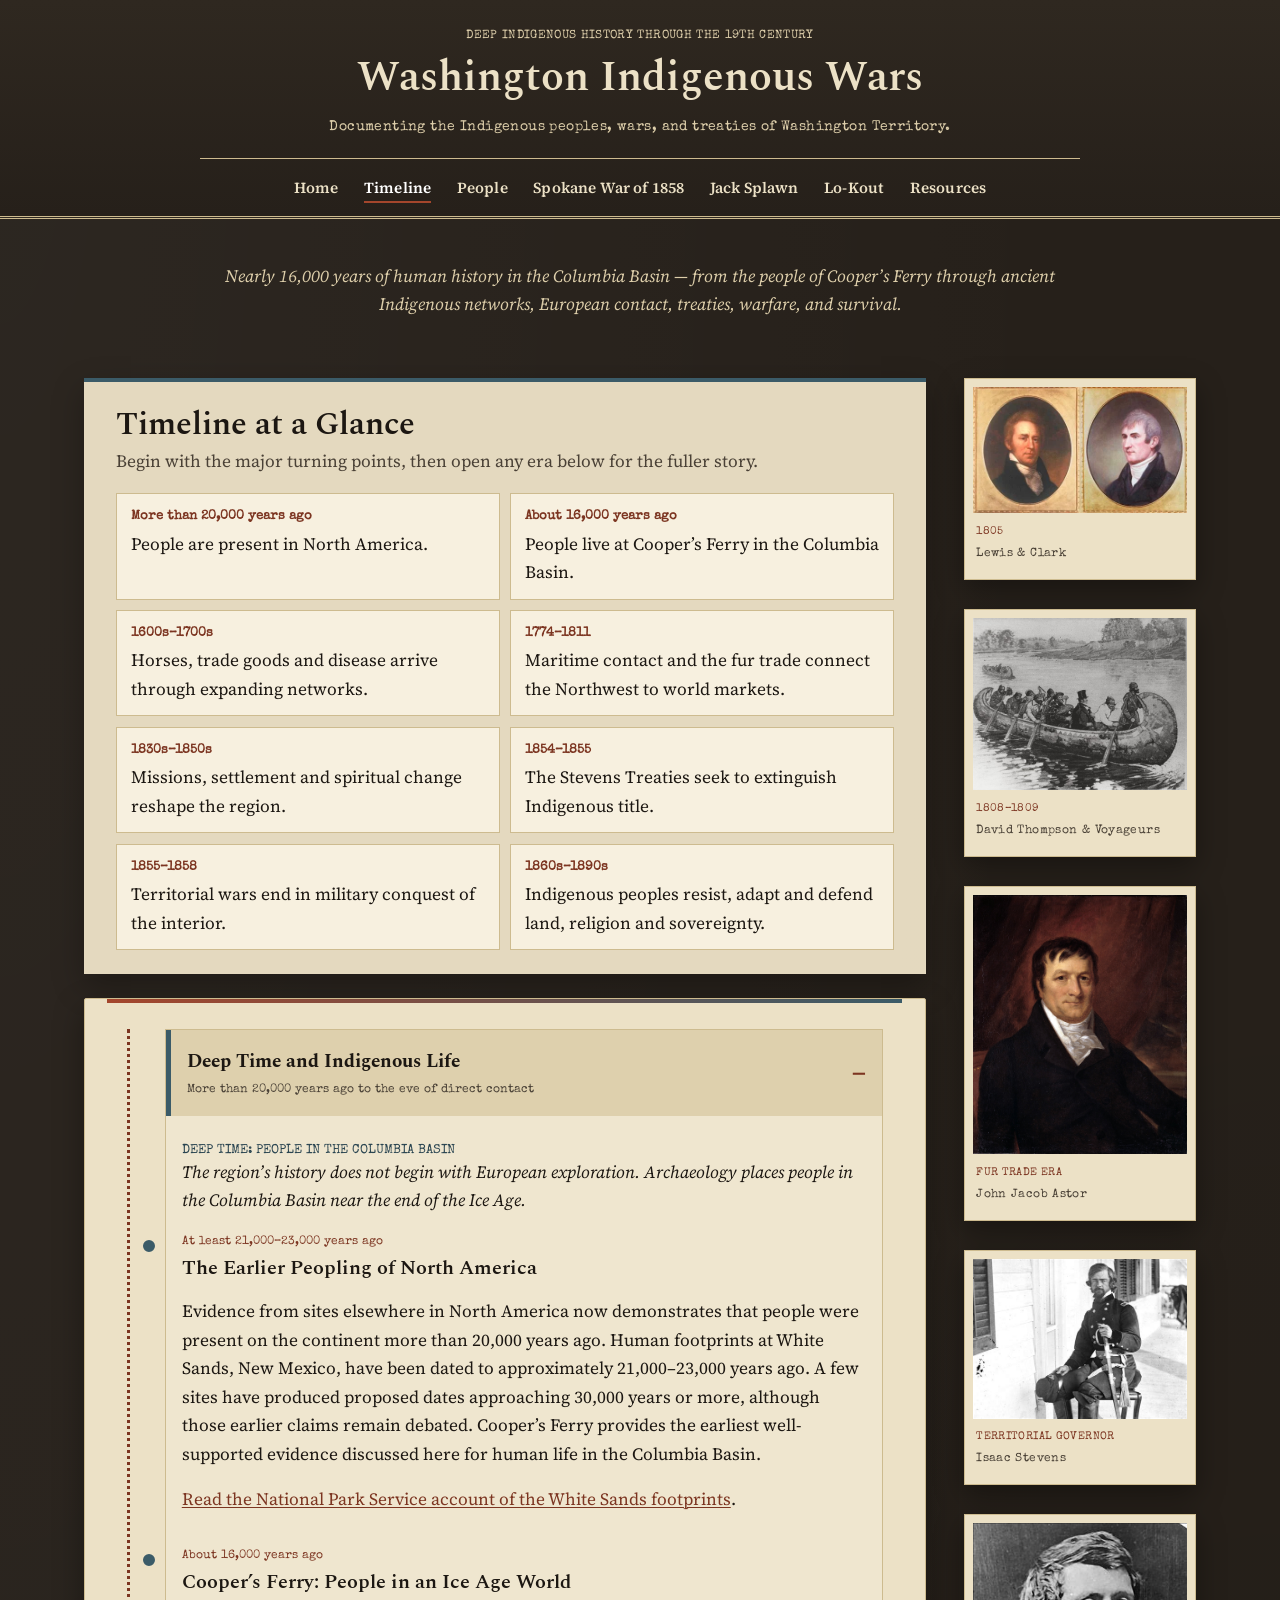
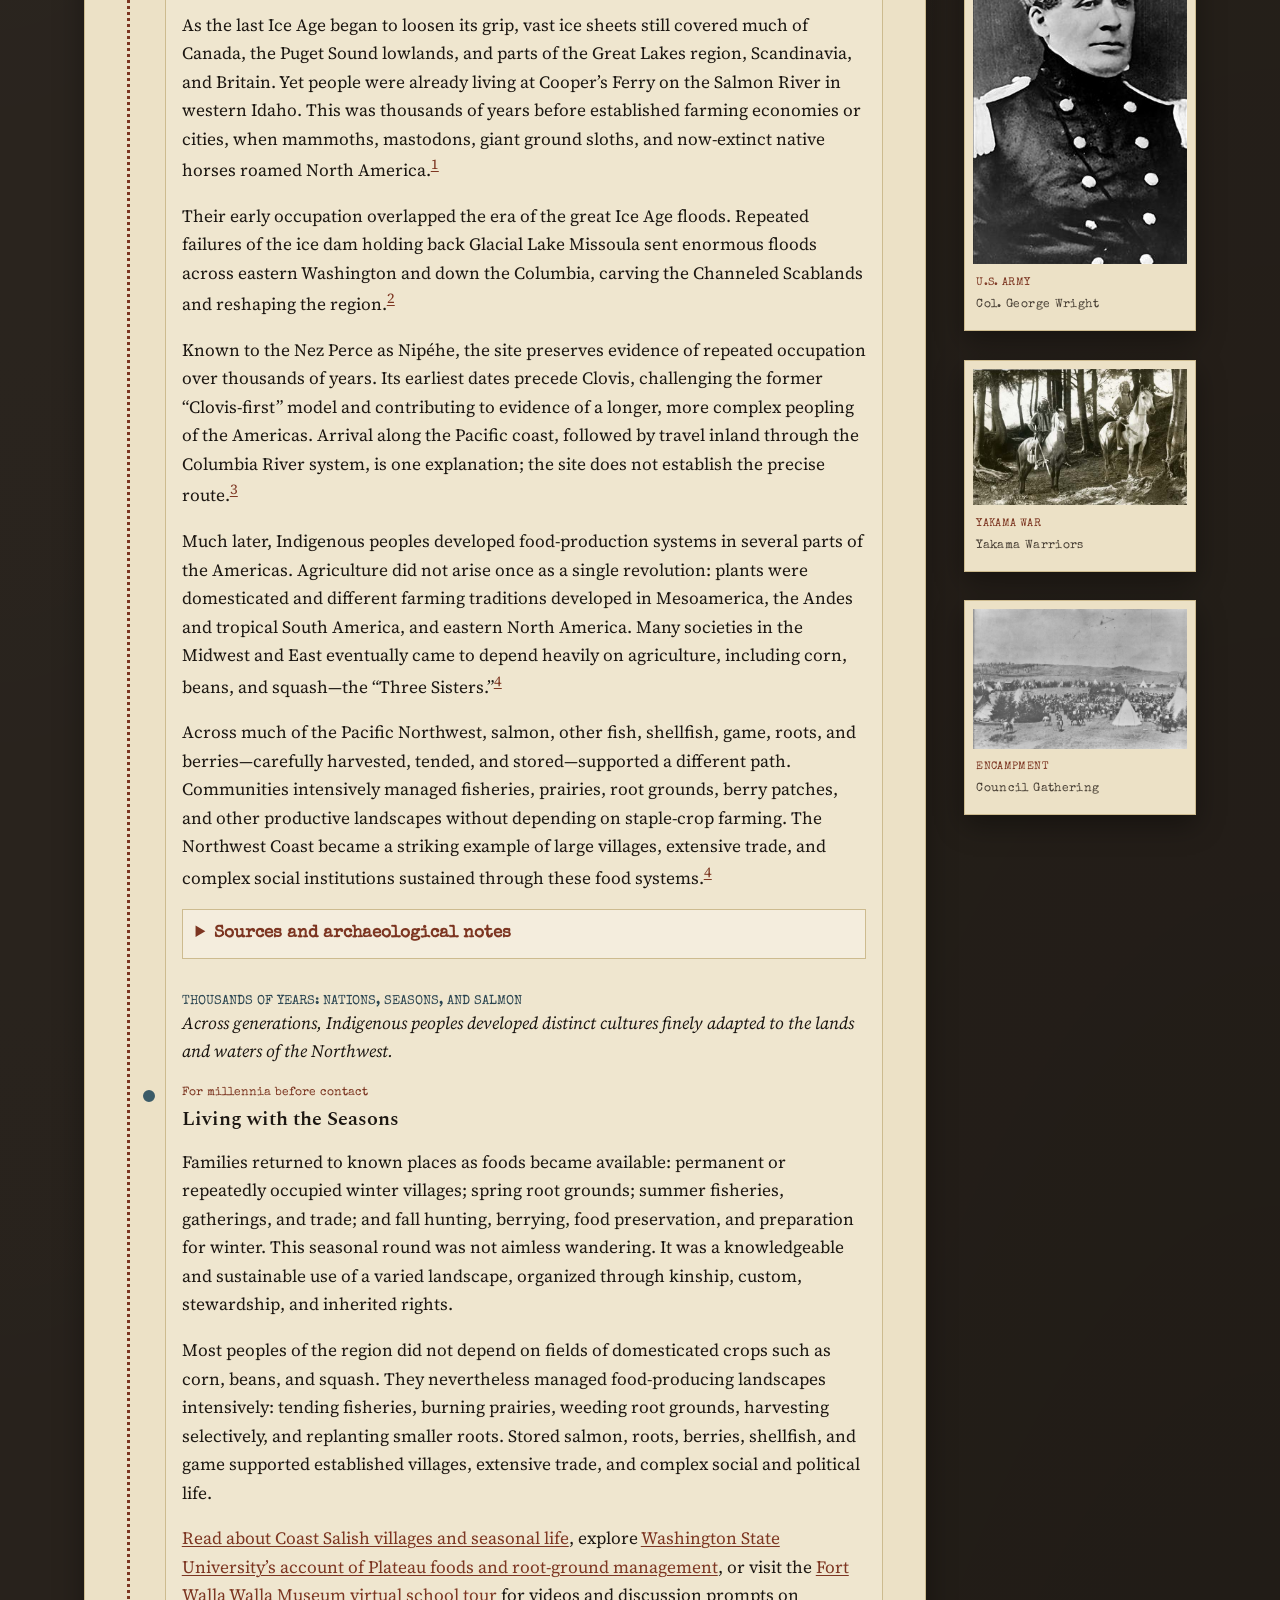
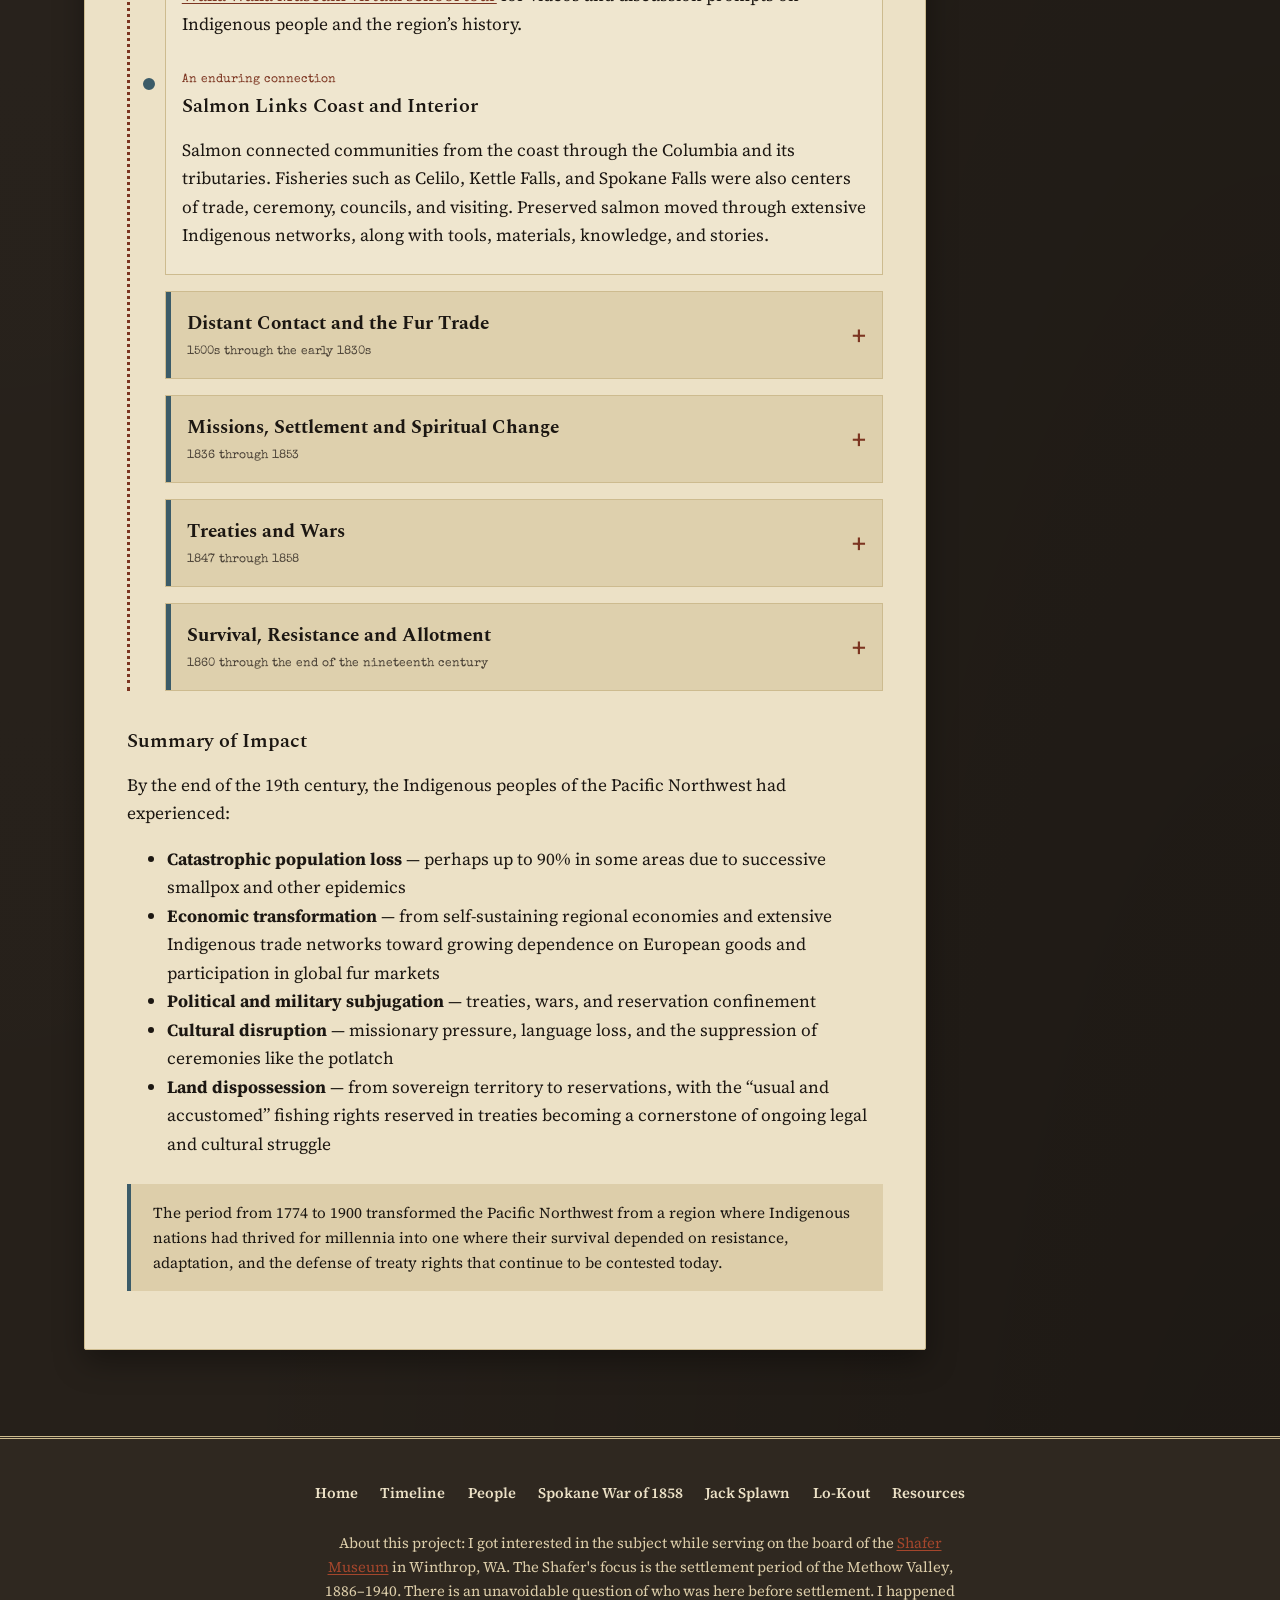
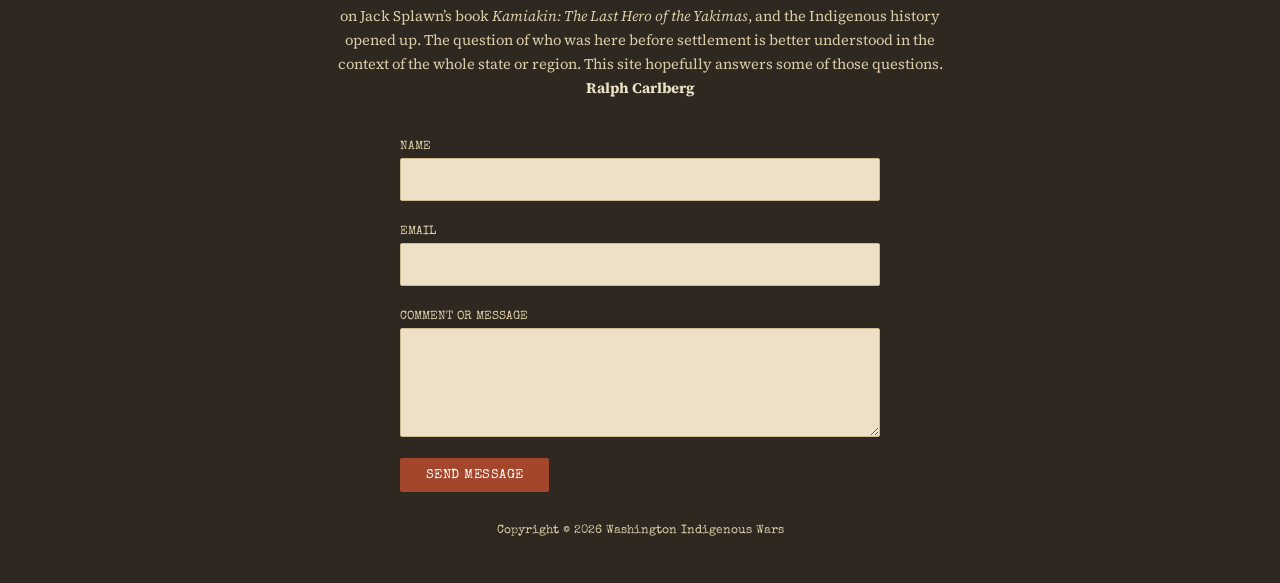
<file: time-line.html>
<!DOCTYPE html>
<html lang="en">
<head>
<meta charset="UTF-8">
<meta name="viewport" content="width=device-width, initial-scale=1">
<title>Timeline: 16,000 Years of Indigenous History | Washington Indigenous Wars</title>
<meta name="description" content="A timeline of Indigenous history in the Columbia Basin, from Cooper's Ferry nearly 16,000 years ago through trade, contact, treaties, wars, and the close of the 19th century.">
<link rel="canonical" href="https://washington-indigenous-wars.com/time-line.html">
<meta property="og:type" content="website">
<meta property="og:site_name" content="Washington Indigenous Wars">
<meta property="og:title" content="Timeline: 16,000 Years of Indigenous History">
<meta property="og:description" content="From Cooper's Ferry through trade, contact, treaties, wars, and survival in the Columbia Basin.">
<meta property="og:image" content="images/kamiakin.jpg">
<meta property="og:url" content="https://washington-indigenous-wars.com/time-line.html">
<meta name="twitter:card" content="summary_large_image">
<meta name="twitter:title" content="Time Line | Washington Indigenous Wars">
<meta name="twitter:description" content="A timeline of European contact and its impact on Pacific Northwest Indigenous peoples, from first contact in 1774 through the close of the 19th century.">
<link rel="preconnect" href="https://fonts.googleapis.com"><link rel="preconnect" href="https://fonts.gstatic.com" crossorigin><link href="https://fonts.googleapis.com/css2?family=Spectral:wght@500;600;700&family=Source+Serif+4:opsz,wght@8..60,400;8..60,600&family=Special+Elite&display=swap" rel="stylesheet">
<link rel="stylesheet" href="css/styles.css">
</head>
<body>
<a class="skip-link" href="#content">Skip to content</a>

<header class="site-header">
  <div class="masthead">
    <span class="eyebrow">Deep Indigenous history through the 19th century</span>
    <h1><a href="index.html" style="color:inherit;text-decoration:none;">Washington Indigenous Wars</a></h1>
    <p class="tagline">Documenting the Indigenous peoples, wars, and treaties of Washington Territory.</p>
  </div>
  <nav class="primary" aria-label="Site"><ul>
    <li><a href="index.html">Home</a></li>
    <li><a href="time-line.html" aria-current="page">Timeline</a></li>
    <li><a href="people.html">People</a></li>
    <li><a href="spokane-war-1858.html">Spokane War of 1858</a></li>
    <li><a href="andrew-jackson-splawn.html">Jack Splawn</a></li>
    <li><a href="lo-kout.html">Lo-Kout</a></li>
    <li><a href="bibliography.html">Resources</a></li>
  </ul></nav>
</header>


<div class="hero-intro">
  <p>Nearly 16,000 years of human history in the Columbia Basin &mdash; from the people of Cooper&rsquo;s Ferry
  through ancient Indigenous networks, European contact, treaties, warfare, and survival.</p>
</div>


<main id="content">
<div class="with-rail">
<div class="narrative">

<nav class="timeline-glance" aria-labelledby="timeline-glance-heading">
  <h2 id="timeline-glance-heading">Timeline at a Glance</h2>
  <p>Begin with the major turning points, then open any era below for the fuller story.</p>
  <ol>
    <li><a href="#earlier-peopling"><strong>More than 20,000 years ago</strong><span>People are present in North America.</span></a></li>
    <li><a href="#coopers-ferry"><strong>About 16,000 years ago</strong><span>People live at Cooper&rsquo;s Ferry in the Columbia Basin.</span></a></li>
    <li><a href="#horse-reaches-plateau"><strong>1600s&ndash;1700s</strong><span>Horses, trade goods and disease arrive through expanding networks.</span></a></li>
    <li><a href="#first-documented-contact"><strong>1774&ndash;1811</strong><span>Maritime contact and the fur trade connect the Northwest to world markets.</span></a></li>
    <li><a href="#missions-and-spiritual-change"><strong>1830s&ndash;1850s</strong><span>Missions, settlement and spiritual change reshape the region.</span></a></li>
    <li><a href="#stevens-treaties"><strong>1854&ndash;1855</strong><span>The Stevens Treaties seek to extinguish Indigenous title.</span></a></li>
    <li><a href="#spokane-war-turning-point"><strong>1855&ndash;1858</strong><span>Territorial wars end in military conquest of the interior.</span></a></li>
    <li><a href="#smohalla-renewal"><strong>1860s&ndash;1890s</strong><span>Indigenous peoples resist, adapt and defend land, religion and sovereignty.</span></a></li>
  </ol>
</nav>

<div class="panel">
<div class="trail">

<details class="timeline-era" id="era-deep-time" open>
<summary><span>Deep Time and Indigenous Life</span><small>More than 20,000 years ago to the eve of direct contact</small></summary>
<span class="trail-era-label">Deep Time: People in the Columbia Basin</span>
<p style="margin-top:-0.8rem;"><em>The region&rsquo;s history does not begin with European exploration. Archaeology places people in the Columbia Basin near the end of the Ice Age.</em></p>

<div class="trail-stop" id="earlier-peopling">
<span class="date">At least 21,000&ndash;23,000 years ago</span>
<h3>The Earlier Peopling of North America</h3>
<p>Evidence from sites elsewhere in North America now demonstrates that people were present on the continent more than 20,000 years ago. Human footprints at White Sands, New Mexico, have been dated to approximately 21,000&ndash;23,000 years ago. A few sites have produced proposed dates approaching 30,000 years or more, although those earlier claims remain debated. Cooper&rsquo;s Ferry provides the earliest well-supported evidence discussed here for human life in the Columbia Basin.</p>
<p><a href="https://www.nps.gov/whsa/learn/nature/fossilized-footprints.htm">Read the National Park Service account of the White Sands footprints</a>.</p>
</div>

<div class="trail-stop" id="coopers-ferry">
<span class="date">About 16,000 years ago</span>
<h3>Cooper’s Ferry: People in an Ice Age World</h3>
<p>As the last Ice Age began to loosen its grip, vast ice sheets still covered much of Canada, the Puget Sound lowlands, and parts of the Great Lakes region, Scandinavia, and Britain. Yet people were already living at Cooper’s Ferry on the Salmon River in western Idaho. This was thousands of years before established farming economies or cities, when mammoths, mastodons, giant ground sloths, and now-extinct native horses roamed North America.<sup><a href="#coopers-ferry-notes">1</a></sup></p>
<p>Their early occupation overlapped the era of the great Ice Age floods. Repeated failures of the ice dam holding back Glacial Lake Missoula sent enormous floods across eastern Washington and down the Columbia, carving the Channeled Scablands and reshaping the region.<sup><a href="#coopers-ferry-notes">2</a></sup></p>
<p>Known to the Nez Perce as Nipéhe, the site preserves evidence of repeated occupation over thousands of years. Its earliest dates precede Clovis, challenging the former “Clovis-first” model and contributing to evidence of a longer, more complex peopling of the Americas. Arrival along the Pacific coast, followed by travel inland through the Columbia River system, is one explanation; the site does not establish the precise route.<sup><a href="#coopers-ferry-notes">3</a></sup></p>
<p>Much later, Indigenous peoples developed food-production systems in several parts of the Americas. Agriculture did not arise once as a single revolution: plants were domesticated and different farming traditions developed in Mesoamerica, the Andes and tropical South America, and eastern North America. Many societies in the Midwest and East eventually came to depend heavily on agriculture, including corn, beans, and squash&mdash;the &ldquo;Three Sisters.&rdquo;<sup><a href="#coopers-ferry-notes">4</a></sup></p>
<p>Across much of the Pacific Northwest, salmon, other fish, shellfish, game, roots, and berries&mdash;carefully harvested, tended, and stored&mdash;supported a different path. Communities intensively managed fisheries, prairies, root grounds, berry patches, and other productive landscapes without depending on staple-crop farming. The Northwest Coast became a striking example of large villages, extensive trade, and complex social institutions sustained through these food systems.<sup><a href="#coopers-ferry-notes">4</a></sup></p>
<details class="source-disclosure" id="coopers-ferry-notes">
<summary>Sources and archaeological notes</summary>
<div class="notes">
1. Ice Age setting: <a href="https://www.nps.gov/olym/learn/nature/glaciers.htm">National Park Service: glaciers and Puget Sound</a>; <a href="https://humanorigins.si.edu/human-characteristics/humans-change-world">Smithsonian: the development of agriculture</a>; <a href="https://www.dmr.nd.gov/dmr/sites/www/files/documents/paleontology/pdfs/articles-and-publications/Hoganson_Dino_Shark_Woolly_sm.pdf">North Dakota Geological Survey: Ice Age mammals</a>. The animals describe the wider North American setting, not a list of species found at Cooper’s Ferry.<br><br>
2. <a href="https://www.nps.gov/iafl/">Ice Age Floods National Geologic Trail</a> and <a href="https://www.nps.gov/iafl/planyourvisit/park-brochure.htm">flood routes and landscape</a>. The flood era overlaps the site’s early occupation; this does not establish that the site itself was inundated or that its inhabitants witnessed a particular flood.<br><br>
3. <a href="https://news.oregonstate.edu/news/new-artifacts-suggest-first-people-arrived-north-america-earlier-previously-thought">Oregon State: Cooper’s Ferry discoveries, dates, and proposed coastal route</a>; <a href="https://mapcarta.com/N11395343686">site location map</a>. Hearths, tools, animal bones, and extinct horse tooth fragments provide evidence of life at the site; its earliest inhabitants’ exact diet remains uncertain. For subsequent technological comparisons, see <a href="https://pmc.ncbi.nlm.nih.gov/articles/PMC12542946/">Madsen and colleagues (2025)</a>, who propose connections with northeastern Asia without establishing a precise migration route. Annotated references appear under <a href="bibliography.html#coopers-ferry-research">Cooper’s Ferry / Nipéhe: Further Research</a>.<br><br>
4. Later food systems: <a href="https://www.nps.gov/rowi/learn/historyculture/native-american-farming-in-new-england.htm">National Park Service: corn, beans, and squash</a>; <a href="https://dahp.wa.gov/sites/default/files/Field%20Guide%20to%20WA%20Arch_0.pdf">Washington archaeology guide</a>; <a href="https://www.burkemuseum.org/news/plants-and-traditional-coast-salish-diet">Burke Museum: plant foods and cultivation</a>; <a href="https://www.nps.gov/nepe/learn/nature/plants.htm">Nez Perce roots, berries, and storage</a>. These later societies are not being projected back to 16,000 years ago.
</div>
</details>
</div>



<span class="trail-era-label">Thousands of Years: Nations, Seasons, and Salmon</span>
<p style="margin-top:-0.8rem;"><em>Across generations, Indigenous peoples developed distinct cultures finely adapted to the lands and waters of the Northwest.</em></p>

<div class="trail-stop">
  <span class="date">For millennia before contact</span>
  <h3>Living with the Seasons</h3>
  <p>Families returned to known places as foods became available: permanent or repeatedly occupied winter villages; spring root grounds; summer fisheries, gatherings, and trade; and fall hunting, berrying, food preservation, and preparation for winter. This seasonal round was not aimless wandering. It was a knowledgeable and sustainable use of a varied landscape, organized through kinship, custom, stewardship, and inherited rights.</p>
  <p>Most peoples of the region did not depend on fields of domesticated crops such as corn, beans, and squash. They nevertheless managed food-producing landscapes intensively: tending fisheries, burning prairies, weeding root grounds, harvesting selectively, and replanting smaller roots. Stored salmon, roots, berries, shellfish, and game supported established villages, extensive trade, and complex social and political life.</p>
  <p><a href="https://www.historylink.org/File/20273">Read about Coast Salish villages and seasonal life</a>, explore <a href="https://wpcdn.web.wsu.edu/wp-ecommerce/uploads/sites/2/product-3905-sku-EB1966E.pdf">Washington State University&rsquo;s account of Plateau foods and root-ground management</a>, or visit the <a href="https://www.fwwm.org/virtual-school-tour">Fort Walla Walla Museum virtual school tour</a> for videos and discussion prompts on Indigenous people and the region&rsquo;s history.</p>
</div>

<div class="trail-stop">
  <span class="date">An enduring connection</span>
  <h3>Salmon Links Coast and Interior</h3>
  <p>Salmon connected communities from the coast through the Columbia and its tributaries. Fisheries such as Celilo, Kettle Falls, and Spokane Falls were also centers of trade, ceremony, councils, and visiting. Preserved salmon moved through extensive Indigenous networks, along with tools, materials, knowledge, and stories.</p>
</div>

</details>

<details class="timeline-era" id="era-contact">
<summary><span>Distant Contact and the Fur Trade</span><small>1500s through the early 1830s</small></summary>

<span class="trail-era-label">16th Century: The Distant Ripple</span>
<p style="margin-top:-0.8rem;"><em>No European set foot in the Pacific Northwest during this century, but
the forces that would eventually reach it were already in motion elsewhere in the Americas.</em></p>

<div class="trail-stop">
  <span class="date">c. 1527</span>
  <h3>Spanish Pacific Voyages Begin</h3>
  <p>Spanish galleons begin regular voyages between Mexico and the Philippines, establishing a limited
  Spanish presence in the North Pacific. The colonization of the Americas was already underway elsewhere,
  setting in motion forces that would eventually reach the Northwest.</p>
</div>

<span class="trail-era-label">17th Century: Indirect Transformations</span>
<p style="margin-top:-0.8rem;"><em>No direct European contact took place in the Pacific Northwest during
this century &mdash; but European diseases and goods were already traveling between Native peoples across
the continent through established trade networks.</em></p>

<div class="trail-stop" id="horse-reaches-plateau">
  <span class="date">c. 1600s&ndash;1730</span>
  <h3>The Horse Reaches the Plateau</h3>
  <p>Over this extended period, horses spread into the Columbia Plateau through intertribal trade networks
  from the south. By the time direct European contact began, Plateau tribes had already been reorganizing
  their societies around horses as a means of transportation and a measure of wealth for decades.</p>
</div>

<span class="trail-era-label">18th Century: First Contact and the Maritime Fur Trade</span>
<p style="margin-top:-0.8rem;"><em>Direct contact begins, and with it, the fur trade that would draw
European and American ships to the Northwest Coast.</em></p>

<div class="trail-stop">
  <span class="date">1728 &amp; 1741</span>
  <h3>Russian Expeditions Reach Alaska</h3>
  <p>Russian expeditions led by Vitus Bering discover the Bering Strait (1728) and sight Alaska and the
  Aleutian Islands (1741). Russian interest in Pacific fur resources spurs other European powers to explore
  the Northwest Coast.</p>
</div>

<div class="trail-stop" id="first-documented-contact">
  <span class="date">1774</span>
  <h3>First Documented Contact</h3>
  <p>Spanish explorer Juan Jos&eacute; P&eacute;rez Hern&aacute;ndez lands at Vancouver Island and meets
  with Native peoples, commencing brief trade &mdash; the first documented European&ndash;Indigenous
  contact on the Northwest Coast. A pair of silver spoons exchanged during this visit later served as proof
  of Spain&rsquo;s prior presence in the region.</p>
</div>

<div class="trail-stop">
  <span class="date">1775</span>
  <h3>Spanish Claims of Possession</h3>
  <p>Spanish expeditions under Bruno de Heceta and Juan Francisco de la Bodega y Quadra sail northward,
  landing and performing ritual acts of possession at points in present-day Washington and British
  Columbia, asserting Spanish territorial claims.</p>
</div>

<div class="trail-stop">
  <span class="date">1778</span>
  <h3>Captain Cook at Nootka Sound</h3>
  <p>British Captain James Cook&rsquo;s third Pacific expedition makes landfall at Nootka Sound, acquires
  sea otter pelts, and explores the coastline northward to Alaska. Cook&rsquo;s crew discovers the
  extraordinary value of sea otter furs in Asian markets, triggering a rush of British and American traders
  to the Northwest Coast.</p>
</div>

<div class="trail-stop">
  <span class="date">c. 1781</span>
  <h3>The First Major Smallpox Epidemic</h3>
  <p>Smallpox strikes the Pacific Northwest, likely spreading from a 1779 outbreak in Mexico City,
  traveling north via trade networks through the Shoshone, Nez Perce, Walla Walla, and Flathead peoples
  before reaching the coast. Virgin-soil epidemics typically killed 30% or more of affected populations.
  Explorers later observed pockmarked survivors among the Clatsop, Chinook, Tlingit, Haida, and numerous
  other nations. William Clark later wrote of one Chinookan village that the disorder had destroyed their
  nation.</p>
<p id="saukamapee"><strong>Saukamapee&rsquo;s account:</strong> Chapter XXII of David Thompson&rsquo;s <em>Narrative of His Explorations in Western America, 1784&ndash;1812</em> records Saukamapee&rsquo;s recollections of warfare on foot before firearms, the arrival of guns through northern trade networks, the adoption of horses among the Blackfeet, and the devastating smallpox epidemic of 1781. His account offers an Indigenous perspective on the transformation of the northern Plains. It reaches us through Thompson&rsquo;s later written record and should be read with that mediation in mind. <a href="https://archive.org/details/davidthompsonsna00thom">Read the memoir, Chapter XXII, in the 1916 edition edited by J. B. Tyrrell</a>.</p>
</div>

<div class="trail-stop">
  <span class="date">1785&ndash;1794</span>
  <h3>The Maritime Fur Trade Explodes</h3>
  <p>Twenty-five British ships sail to the Northwest Coast to trade furs. Between 1788 and 1794, fifteen
  American vessels arrive; from 1795 to 1804, fifty American vessels come to trade, compared to only nine
  British ships. This trade revolutionizes Indigenous economies and social structures.</p>
</div>

<div class="trail-stop">
  <span class="date">1789&ndash;1794</span>
  <h3>The Nootka Sound Affair</h3>
  <p>Spain sends an expedition to fortify its claim to Nootka Sound and seizes British vessels and crews.
  The 1790 Nootka Sound Convention resolves the dispute in favor of Britain, and by 1794 Spain decides to
  withdraw from the Northwest Coast, effectively ceding the field to British and American interests.</p>
</div>

<div class="trail-stop">
  <span class="date">1792</span>
  <h3>Vancouver, Bodega y Quadra, and Gray</h3>
  <p>British explorer George Vancouver and Spanish explorer Bodega y Quadra meet at Nootka Sound to
  implement the 1790 Convention, while both explore the coastline extensively. American captain Robert Gray
  discovers and enters the Columbia River, establishing American commercial interest in the region.</p>
</div>

<span class="trail-era-label">19th Century: Trade, Settlement, and Dispossession</span>
<p style="margin-top:-0.8rem;"><em>The balance shifts from trade to territorial competition, treaty-making,
and war.</em></p>

<div class="trail-stop">
  <span class="date">By 1800&ndash;1801</span>
  <h3>French Canadian and Iroquois Traders in Kootenai Country</h3>
  <p>Lewis and Clark did not enter an isolated country. Indigenous traders had long connected the coast, Columbia River, Plateau, Plains, and Great Basin. European-made guns, metal tools, beads, cloth, and other goods traveled through these networks before the American expedition.</p>
  <p>A U.S. Forest Service history reports that two French Canadian traders working for the North West Company crossed the Rocky Mountains and spent the winter of 1800&ndash;1801 with Kootenai people, probably near Tobacco Plains. The same history places Iroquois traders in the northern Rocky Mountain region by about 1800.</p>
  <p>Many of these Haudenosaunee traders came from Kahnaw&agrave;:ke, Kanesatak&eacute;, and Akwesasne near Montreal. They operated in a French-speaking fur-trade world and often came from Catholic mission communities. Their Indigenous Catholic practices helped introduce Plateau peoples to elements of Christianity well before permanent Protestant or Jesuit missions were established in the region.</p>
  <p><a href="https://npshistory.com/publications/usfs/region/1/flathead/history/chap1.htm">Read the Forest Service history of the early Kootenai and Flathead fur trade</a>.</p>
</div>

<div class="trail-stop">
  <span class="date">1804&ndash;1806</span>
  <h3>The Lewis and Clark Expedition</h3>
  <p>The first thorough overland exploration by Americans crosses into the Pacific Northwest. The
  expedition establishes positive relations with the Nez Perce, who provide crucial aid, but finds
  relations strained with Columbia River tribes. It also confirms that coastal tribes already possess
  European goods obtained through extensive intertribal trade networks.</p>
  <p><a href="https://books.google.com/books/about/This_Vast_Enterprise.html?id=bvdo0QEACAAJ">Learn more in Craig Fehrman&rsquo;s <em>This Vast Enterprise: A New History of Lewis &amp; Clark</em></a>, which broadens the familiar account by drawing attention to Indigenous perspectives and the many people on whom the expedition depended.</p>
</div>

<div class="trail-stop">
  <span class="date">1807&ndash;1811</span>
  <h3>David Thompson and the North West Company</h3>
  <p>David Thompson, surveyor and fur trader for the rival British North West Company, crosses the
  Rockies and spends these years mapping and establishing trading posts throughout the Columbia Plateau
  &mdash; including Kootanae House (1807) and Spokane House (1810) &mdash; making him the first European to
  travel and chart the length of the Columbia River. He reaches the mouth of the Columbia in July 1811,
  only weeks after Astor&rsquo;s Pacific Fur Company has already founded Astoria there, narrowly losing the
  race to claim the river&rsquo;s mouth for Britain. His detailed maps and journals remain one of the most
  important records of the Plateau tribes and the geography of the region at first sustained contact.</p>
  <p><a href="https://archiveswest.orbiscascade.org/ark:80444/xv07195">Explore the David Thompson papers and journals, 1806&ndash;1845</a>, held by the Oregon Historical Society Research Library. See also <a href="#saukamapee">Saukamapee&rsquo;s account in Chapter XXII of Thompson&rsquo;s memoir</a>.</p>
</div>

<div class="trail-stop">
  <span class="date">1811</span>
  <h3>The Founding of Astoria</h3>
  <p>John Jacob Astor&rsquo;s Pacific Fur Company establishes Fort Astoria at the mouth of the Columbia
  River &mdash; the first permanent American settlement on the Pacific coast, and Astor&rsquo;s bid to
  build an American fur-trading empire stretching from the Columbia to New York and on to markets in
  China.</p>
  <p><a href="https://www.peterstarkauthor.com/astoria">Learn more in Peter Stark&rsquo;s <em>Astoria: Astor and Jefferson&rsquo;s Lost Pacific Empire</em></a>.</p>
</div>

<div class="trail-stop">
  <span class="date">1812&ndash;1813</span>
  <h3>The War of 1812 and the Loss of Astoria</h3>
  <p>With war underway between the United States and Britain and a British warship reportedly approaching
  the Columbia, Astor&rsquo;s partners sell Fort Astoria to the rival British North West Company in 1813
  rather than risk its seizure. Renamed Fort George, the post &mdash; and with it, control of the Columbia
  Basin fur trade &mdash; passes into British hands. The 1818 Treaty of Ghent and the subsequent Convention
  of 1818 restore the fort to nominal American sovereignty under a joint-occupation agreement, but the
  Hudson&rsquo;s Bay Company, formed from the merger of the North West Company in 1821, remains the
  dominant commercial power in the region for decades afterward.</p>
</div>

<div class="trail-stop" id="disease-and-fur-trade">
  <span class="date">1800&ndash;1863</span>
  <h3>Successive Smallpox Epidemics</h3>
  <p>Outbreaks in 1800&ndash;1801, 1824, 1836, 1853, and 1863 sweep through the Pacific Northwest, each
  killing those born since the previous epidemic who lacked immunity. The 1853 epidemic strikes the lower
  Columbia River, killing half the Native communities at Chinook and The Dalles. By this time a smallpox
  vaccine existed but did not reach Indigenous populations.</p>
</div>

<div class="trail-stop">
  <span class="date">1810s&ndash;1840s</span>
  <h3>The Land-Based Fur Trade</h3>
  <p>The land-based fur trade replaces the maritime trade as the dominant European economic presence. The
  Hudson&rsquo;s Bay Company and North West Company establish fixed forts and interior trade routes,
  spreading European goods, epidemic diseases, and new forms of resource exploitation &mdash; timber, fish,
  farmland &mdash; deeper into the interior than ships ever could.</p>
  <p>Disease and alcohol compounded one another&rsquo;s effects. Repeated epidemics killed elders, healers,
  diplomats, and other knowledge holders, diminishing the human capital of Indigenous communities. The
  destructive trade in distilled alcohol could then weaken families, alliances, and leadership structures.
  Together these losses reduced the human and institutional capacity available to defend land and
  sovereignty as settler pressure increased.</p>
</div>

<div class="trail-stop">
  <span class="date">1831&ndash;1832</span>
  <h3>Four Nim&iacute;ipuu Men Journey to St. Louis</h3>
  <p>Four Nim&iacute;ipuu men from villages on the upper Clearwater travel more than 2,000 miles with returning fur traders to St. Louis. There they seek William Clark, who had visited their people with the Lewis and Clark expedition and was now superintendent of Indian affairs.</p>
  <p>Their precise purpose remains debated. They appear to have sought knowledge of the newcomers&rsquo; religion and possibly religious teachers, the Bible, or the source of the spiritual power associated with writing and the &ldquo;Black Book.&rdquo; Their interest had developed in a region where French-speaking Catholic Iroquois trappers and other fur-trade people were already sharing Christian ideas.</p>
  <p>Wep-tes-tse-mookh Tse-mookh (Black Eagle) and Ka-ow-poo (Man of the Dawn) become ill and die in St. Louis. Ta-weis-se-sim-nihn (No Horns on His Head) dies during the return journey. Heh-yookts Toe-nihn (Rabbit Skin Leggings) reportedly rejoins relatives hunting in western Montana but is killed before returning to his Clearwater homeland. The widely circulated story of their journey later helps inspire Protestant missionary expeditions to the Pacific Northwest.</p>
  <p><a href="https://www.lib.uidaho.edu/digital/L3/ShowOneObjectSiteID34ObjectID97.html">Read the University of Idaho and Nez Perce Tribe account</a>.</p>
</div>

</details>

<details class="timeline-era" id="era-missions">
<summary><span>Missions, Settlement and Spiritual Change</span><small>1836 through 1853</small></summary>

<span class="trail-era-label" id="missions-and-spiritual-change">Missions and Spiritual Change (1836&ndash;1855)</span>
<p style="margin-top:-0.8rem;"><em>Protestant and Catholic missionaries enter a region where Indigenous peoples have already encountered Christian ideas through French-speaking Catholic Iroquois and the fur trade. Native leaders respond in different ways: invitation, selective adoption, adaptation, and resistance.</em></p>
<p>They did not enter a spiritual vacuum. Plateau peoples interpreted Christianity through their own teachings, ceremonies, dreams, and expectations, while missionaries often mistook curiosity or selective adoption for a willingness to abandon older beliefs and seasonal lifeways. Christopher L. Miller argues that these initially overlapping expectations later contributed to profound disappointment and conflict. <a href="https://uwapress.uw.edu/book/9780295983028/prophetic-worlds/">Learn more about Miller&rsquo;s <em>Prophetic Worlds</em></a>.</p>

<div class="trail-stop">
  <span class="date">1836&ndash;1847</span>
  <h3>Whitman at Waiilatpu and Spalding at Lapwai</h3>
  <p>Marcus and Narcissa Whitman establish a Protestant mission among the Cayuse at Waiilatpu near present-day Walla Walla. Henry and Eliza Spalding continue east and establish another among the Nim&iacute;ipuu on Lapwai Creek, about twelve miles south of present-day Lewiston. The Spaldings relocate to the mouth of Lapwai Creek in 1838.</p>
  <p>Eliza Spalding learns Nim&iacute;ipuut&iacute;mt and teaches at the mission. Henry Spalding introduces printing, irrigation, mills, and farming while pressing families to remain near the mission throughout the year. That goal conflicts with a seasonal way of life based on fishing, gathering, hunting, and returning to established places at the proper time.</p>
  <p><a href="https://www.nps.gov/nepe/learn/historyculture/the-spaldings-mission.htm">Read the National Park Service history of the Spalding mission</a>.</p>
</div>

<div class="trail-stop" id="faith-land-and-the-future">
  <span class="date">Missionary voices in the 1830s and 1840s</span>
  <h3>Prophecy, Faith, and Land</h3>
  <p>Samuel Parker defended Indigenous possession of established homelands and condemned American acquisitiveness. Marcus Whitman anticipated that white settlers would demand those lands and accepted Indigenous displacement as inevitable. Both appealed to Providence, showing that Christian belief did not dictate a single response to expansion.</p>
  <p><a href="faith-land.html">Read about the prophetic encounter and the complete Parker and Whitman quotations &rarr;</a></p>
</div>

<div class="trail-stop">
  <span class="date">1841&ndash;1854</span>
  <h3>A Network of Catholic Missions</h3>
  <p>Catholic missions spread across the northern Rockies and Columbia Plateau, often following invitations from Indigenous leaders while also advancing new religious and agricultural practices.</p>
  <ul class="compact-list">
    <li><strong>1841:</strong> Pierre-Jean De Smet helps establish St. Mary&rsquo;s Mission in the Bitterroot Valley.</li>
    <li><strong>1842&ndash;1846:</strong> The Sacred Heart mission among the Schitsu&rsquo;umsh moves toward present-day Cataldo.</li>
    <li><strong>1847&ndash;1852:</strong> Oblates establish missions among the Yakama, including St. Joseph&rsquo;s at Ahtanum near Kamiakin&rsquo;s summer camp.</li>
    <li><strong>1854:</strong> Jesuits establish St. Ignatius Mission among the Salish and Kootenai.</li>
  </ul>
  <p><a href="https://history.idaho.gov/wp-content/uploads/2018/12/0122.pdf">Read about the Cataldo mission</a> or <a href="https://historylink.org/File/5285">St. Joseph&rsquo;s Mission at Ahtanum</a>.</p>
</div>

<div class="trail-stop">
  <span class="date">1841&ndash;1843</span>
  <h3>The Oregon Trail</h3>
  <p>The Oregon Trail brings the first large waves of American settlers. The &ldquo;Great Migration&rdquo;
  of 1843 establishes permanent American agricultural settlement in the Willamette Valley, fundamentally
  shifting the balance from trade relationships to land competition.</p>
</div>

<div class="trail-stop">
  <span class="date">1846</span>
  <h3>The Oregon Treaty</h3>
  <p>The Oregon Treaty between the United States and Britain establishes the international boundary at the
  49th parallel, dividing the Pacific Northwest between American and British/Canadian control and setting
  the stage for divergent colonial policies on either side of the border.</p>
</div>

<div class="trail-stop">
  <span class="date">November 29, 1847</span>
  <h3>The Whitman Massacre</h3>
  <p>Cayuse warriors attack the Whitman Mission, killing Marcus and Narcissa Whitman and others. The attack
  stems from tensions over land encroachment, cultural imposition, and the Whitmans&rsquo; perceived
  failure to stop a measles epidemic that devastated the Cayuse while sparing white settlers.</p>
</div>

</details>

<details class="timeline-era" id="era-treaties-wars">
<summary><span>Treaties and Wars</span><small>1847 through 1858</small></summary>

<span class="trail-era-label">The Cayuse War (1847&ndash;1850)</span>
<p style="margin-top:-0.8rem;"><em>The deaths at Waiilatpu become the justification for a military campaign, shifting authority in the region from missions toward armed territorial power.</em></p>

<div class="trail-stop">
  <span class="date">January 1848</span>
  <h3>Battle of Sand Hollows</h3>
  <p>Oregon Volunteers clash with Cayuse and Palouse forces near the Umatilla River in one of the first major engagements of the Cayuse War. The volunteers continue toward Waiilatpu, but the conflict becomes a prolonged series of pursuits and skirmishes.</p>
</div>

<div class="trail-stop">
  <span class="date">1853</span>
  <h3>Lo-Kout Guides Theodore Winthrop</h3>
  <p>At about nineteen, Lo-Kout &mdash; then known as Loolowcan &mdash; guides the American traveler
  Theodore Winthrop from Fort Nisqually across the Cascades toward the Yakama country. Winthrop&rsquo;s
  published account and Lo-Kout&rsquo;s later recollection offer sharply different views of their journey.
  Lo-Kout&rsquo;s long life provides a human-scale view of travel, resistance, survival, and memory during
  these turbulent years.</p>
  <p><a href="lo-kout.html">Read the story of Lo-Kout&rsquo;s life</a>.</p>
</div>

<div class="trail-stop" id="stevens-treaties">
  <span class="date">1854&ndash;1855</span>
  <h3>The Stevens Treaties</h3>
  <p>The federal government&rsquo;s central purpose is to extinguish Indigenous title to the land so Washington Territory can be opened to American settlement. In his 1854 address to the territorial legislature, Governor Isaac Stevens calls for appropriations to &ldquo;extinguish their title throughout the Territory,&rdquo; while reserving only the lands considered necessary for Indigenous subsistence.</p>
  <p>Stevens then negotiates treaties at Medicine Creek (1854), Point Elliott, Point No Point, Neah Bay, Walla Walla, and with the Yakama and other nations in 1855. Under the federal government&rsquo;s legal framework, tribes cede more than 100,000 square miles while retaining small reservations and certain rights that were not surrendered, including fishing at &ldquo;all usual and accustomed places.&rdquo;</p>
  <p>The councils involve profound differences in language, political organization, land ownership, and treaty meaning. Stevens also uses pressure and threats; witnesses at the Walla Walla council record his instruction that leaders who refused to sign would &ldquo;walk in blood knee deep.&rdquo;</p>
  <p>At some councils, statements passed from English into Chinook Jargon and then into a local Indigenous language. These layers of interpretation could obscure unfamiliar legal terms, but translation alone was not the only problem: the parties also brought different understandings of boundaries, political authority, land use, and which rights a treaty surrendered or retained.</p>
  <p><a href="https://www.washington.edu/uwired/outreach/cspn/Website/Classroom%20Materials/Curriculum%20Packets/Treaties%20%26%20Reservations/III.html">Read the University of Washington history of treaty-making and reservations</a>.</p>
</div>

<span class="trail-era-label">The Yakama and Puget Sound Wars (1855&ndash;1856)</span>
<p style="margin-top:-0.8rem;"><em>Conflict follows disputed treaties, settler encroachment, violence, and incursions into Indigenous lands before the treaties had even been ratified.</em></p>

<div class="trail-stop"><span class="date">October 6&ndash;8, 1855</span><h3>Battle of Toppenish Creek (Haller&rsquo;s Defeat)</h3><p>Major Granville Haller&rsquo;s force is intercepted by Yakama fighters and compelled to retreat. The engagement demonstrates the strength and coordination of Indigenous resistance east of the Cascades.</p></div>

<div class="trail-stop"><span class="date">December 7&ndash;10, 1855</span><h3>Battle of Walla Walla</h3><p>Oregon volunteers fight a four-day battle against Walla Walla, Palouse, Cayuse, and allied fighters. Walla Walla leader Peo-peo-mox-mox, seized while attempting to negotiate, is killed while in custody during the battle.</p></div>

<div class="trail-stop"><span class="date">January 26, 1856</span><h3>Battle of Seattle</h3><p>Indigenous forces attack the young settlement of Seattle. Cannon fire from the U.S. Navy sloop-of-war <em>Decatur</em> helps defend the town.</p></div>

<div class="trail-stop"><span class="date">March 26, 1856</span><h3>Attack at the Cascades</h3><p>Indigenous fighters attack settlements and blockhouses at the vital Cascades portage on the Columbia. U.S. reinforcements reopen the transportation route; military commissions later condemn several Indigenous men to death.</p></div>

<span class="trail-era-label" id="spokane-war-turning-point">The Spokane&ndash;Coeur d&rsquo;Alene&ndash;Palouse War (1858)</span>
<div class="trail-stop">
  <span class="date">May&ndash;September 1858</span>
  <h3>The Decisive Spokane War of 1858</h3>
  <p>After Spokane, Coeur d&rsquo;Alene, Palouse, and allied fighters defeat Lieutenant Colonel Edward Steptoe&rsquo;s command at Pine Creek, Colonel George Wright returns with a larger force, long-range rifles, and artillery. His punitive campaign defeats the allied forces, destroys stored foods and hundreds of horses, and ends with coerced surrenders and summary executions. This campaign becomes a decisive turning point in the struggle for control of the Inland Northwest.</p>
  <p><a href="spokane-war-1858.html">Read the full account of the Spokane War of 1858 &rarr;</a></p>
</div>

</details>

<details class="timeline-era" id="era-survival">
<summary><span>Survival, Resistance and Allotment</span><small>1860 through the end of the nineteenth century</small></summary>

<div class="trail-stop">
  <span class="date">September 1860</span>
  <h3>Jack Splawn Enters Washington Territory</h3>
  <p>At fifteen, Andrew Jackson &ldquo;Jack&rdquo; Splawn crosses the Cascades from Oregon and settles in the
  Klickitat Valley. He becomes a cattleman, businessman, and public official, while spending decades
  talking with Indigenous leaders and other witnesses about the wars and the transformation of their
  country. His life offers a settler&rsquo;s perspective on the same turbulent period remembered by Lo-Kout.</p>
  <p><a href="andrew-jackson-splawn.html">Read the life of Jack Splawn and how to evaluate his historical
  account</a>.</p>
</div>

<div class="trail-stop">
  <span class="date">1862</span>
  <h3>A Devastating Epidemic</h3>
  <p>A Pacific Northwest smallpox epidemic kills thousands across the region &mdash; one of the worst
  outbreaks, striking at a time when Native populations are already severely depleted and under pressure
  from settlement.</p>
</div>

<div class="trail-stop" id="smohalla-renewal">
  <span class="date">1860s&ndash;1895</span>
  <h3>Smohalla and the W&aacute;ashat Renewal</h3>
  <p>Smohalla, a Wanapum spiritual leader at Priest Rapids, gives new strength to the W&aacute;ashat, or Seven Drums, tradition. His teachings combine older Columbia River ceremonies with selected Christian elements and call on Indigenous people to maintain ancestral relationships with the earth, salmon, roots, and seasonal life rather than submit to forced farming and cultural assimilation.</p>
  <p>Smohalla advocates spiritual and nonviolent resistance, yet government agents regard the movement as a threat because its followers resist removal, allotment, and the authority of reservation agents. The tradition survives official suppression and remains practiced in Northwest longhouses.</p>
  <p><a href="https://www.historylink.org/file/9481">Read the HistoryLink biography of Smohalla</a>.</p>
</div>

<span class="trail-era-label">The Nez Perce and Bannock Wars (1877&ndash;1878)</span>
<p style="margin-top:-0.8rem;"><em>Armed resistance continues as the United States attempts to force Indigenous bands onto reduced reservations.</em></p>

<div class="trail-stop"><span class="date">June 17, 1877</span><h3>Battle of White Bird Canyon</h3><p>In the opening battle of the Nez Perce War, Nez Perce fighters decisively defeat two companies of U.S. cavalry. The bands then begin a long fighting retreat while attempting to protect their families.</p></div>

<div class="trail-stop"><span class="date">October 5, 1877</span><h3>Bear Paw</h3><p>After traveling more than 1,100 miles through present-day Idaho, Wyoming, and Montana, the Nez Perce bands are stopped near the Bear Paw Mountains, roughly 40 miles from Canada. Following a five-day siege, Hinmat&oacute;owyalahtq̓it (Chief Joseph) agrees to cease fighting. Survivors are sent far from their homeland.</p></div>

<div class="trail-stop"><span class="date">July 8, 1878</span><h3>Battle of Birch Creek</h3><p>During the Bannock War, U.S. forces attack Bannock and Paiute people near Birch Creek in eastern Oregon. The fighting forms part of the final major regional war arising from confinement, hunger, and pressure on Indigenous lands and resources.</p></div>

<div class="trail-stop">
  <span class="date">1880s&ndash;1890s</span>
  <h3>The Allotment Era Begins</h3>
  <p>Policies break up communal reservation lands into individual parcels and open &ldquo;surplus&rdquo;
  lands to white settlers. This further erodes tribal land bases, traditional governance, and communal ways
  of life that had already been severely disrupted by nearly a century of European and American
  contact.</p>
</div>

</details>

</div>

<h3>Summary of Impact</h3>
<p>By the end of the 19th century, the Indigenous peoples of the Pacific Northwest had experienced:</p>
<ul>
<li><strong>Catastrophic population loss</strong> &mdash; perhaps up to 90% in some areas due to successive
smallpox and other epidemics</li>
<li><strong>Economic transformation</strong> &mdash; from self-sustaining regional economies and extensive
Indigenous trade networks toward growing dependence on European goods and participation in global fur markets</li>
<li><strong>Political and military subjugation</strong> &mdash; treaties, wars, and reservation
confinement</li>
<li><strong>Cultural disruption</strong> &mdash; missionary pressure, language loss, and the suppression of
ceremonies like the potlatch</li>
<li><strong>Land dispossession</strong> &mdash; from sovereign territory to reservations, with the
&ldquo;usual and accustomed&rdquo; fishing rights reserved in treaties becoming a cornerstone of ongoing
legal and cultural struggle</li>
</ul>

<p class="callout">The period from 1774 to 1900 transformed the Pacific Northwest from a region where
Indigenous nations had thrived for millennia into one where their survival depended on resistance,
adaptation, and the defense of treaty rights that continue to be contested today.</p>
</div>

</div>

<aside class="image-rail" aria-label="Portraits">
  <figure>
    <img src="images/lewis-and-clark.webp" alt="Portraits of Meriwether Lewis and William Clark">
    <figcaption><span class="rail-label">1805</span>Lewis &amp; Clark</figcaption>
  </figure>
  <figure>
    <img src="images/david-thompson-voyageurs.jpg" alt="David Thompson traveling by canoe with voyageurs">
    <figcaption><span class="rail-label">1808&ndash;1809</span>David Thompson &amp; Voyageurs</figcaption>
  </figure>
  <figure>
    <img src="images/john-jacob-astor.jpg" alt="Portrait of John Jacob Astor">
    <figcaption><span class="rail-label">Fur Trade Era</span>John Jacob Astor</figcaption>
  </figure>
  <figure>
    <img src="images/isaac-stevens.jpg" alt="Portrait of Isaac Stevens">
    <figcaption><span class="rail-label">Territorial Governor</span>Isaac Stevens</figcaption>
  </figure>
  <figure>
    <img src="images/george-wright.jpg" alt="Portrait of Colonel George Wright">
    <figcaption><span class="rail-label">U.S. Army</span>Col. George Wright</figcaption>
  </figure>
  <figure>
    <img src="images/two-yakima-warriors.jpg" alt="Two Yakama warriors on horseback">
    <figcaption><span class="rail-label">Yakama War</span>Yakama Warriors</figcaption>
  </figure>
  <figure>
    <img src="images/general10361.jpg" alt="Large tribal encampment gathering">
    <figcaption><span class="rail-label">Encampment</span>Council Gathering</figcaption>
  </figure>
</aside>

</div>
</main>

<footer class="site-footer">
  <div class="wrap">
    <nav aria-label="Site (footer)"><ul>
    <li><a href="index.html">Home</a></li>
    <li><a href="time-line.html" aria-current="page">Timeline</a></li>
    <li><a href="people.html">People</a></li>
    <li><a href="spokane-war-1858.html">Spokane War of 1858</a></li>
    <li><a href="andrew-jackson-splawn.html">Jack Splawn</a></li>
    <li><a href="lo-kout.html">Lo-Kout</a></li>
    <li><a href="bibliography.html">Resources</a></li>
  </ul></nav>
    
<p class="about">About this project: I got interested in the subject while serving on the board of the
<a href="http://shafermuseum.org">Shafer Museum</a> in Winthrop, WA. The Shafer's focus is the settlement
period of the Methow Valley, 1886&ndash;1940. There is an unavoidable question of who was here before
settlement. I happened on Jack Splawn&rsquo;s book <em>Kamiakin: The Last Hero of the Yakimas</em>, and the
Indigenous history opened up. The question of who was here before settlement is better understood in the
context of the whole state or region. This site hopefully answers some of those questions.<br><strong>Ralph Carlberg</strong></p>

    
<form class="contact-form" action="https://formspree.io/f/xjybyyrv" method="POST">
  <div>
    <label for="name">Name</label>
    <input type="text" id="name" name="name" required>
  </div>
  <div>
    <label for="email">Email</label>
    <input type="email" id="email" name="email" required>
  </div>
  <div>
    <label for="message">Comment or Message</label>
    <textarea id="message" name="message" rows="4" required></textarea>
  </div>
  <button type="submit">Send Message</button>
</form>

    <p class="copyright">Copyright &copy; 2026 Washington Indigenous Wars</p>
  </div>
</footer>

<script>
(function () {
  function revealTarget(hash, smooth) {
    if (!hash || hash === "#") return;
    var target = document.getElementById(hash.slice(1));
    if (!target) return;
    var era = target.closest("details.timeline-era");
    if (era) era.open = true;
    window.requestAnimationFrame(function () {
      target.scrollIntoView({ behavior: smooth ? "smooth" : "auto", block: "start" });
    });
  }

  document.querySelectorAll(".timeline-glance a[href^='#']").forEach(function (link) {
    link.addEventListener("click", function (event) {
      event.preventDefault();
      var hash = link.getAttribute("href");
      history.pushState(null, "", hash);
      revealTarget(hash, true);
    });
  });

  window.addEventListener("hashchange", function () { revealTarget(location.hash, true); });
  revealTarget(location.hash, false);
}());
</script>

</body>
</html>
</file>
<file: css/styles.css>
/* ==========================================================================
   Washington Indigenous Wars — shared stylesheet
   Design concept: a territorial ledger / survey-map archive.
   Dark, warm ground (like aged walnut-ink) with parchment document
   panels, a rust wax-seal accent for emphasis, and a river-blue accent
   for wayfinding — a nod to the Columbia/Yakima river systems that
   shape this history.
   ========================================================================== */

:root {
  --ink: #1c1712;
  --ground: #26201a;         /* page background: warm dark walnut */
  --ground-alt: #2f2820;
  --parchment: #ece1c6;      /* document panels */
  --parchment-dim: #ddceaa;
  --parchment-line: #cdbb8f;
  --rust: #a4462c;           /* wax-seal accent */
  --rust-dim: #7c3521;
  --river: #3b5b68;          /* river-blue accent */
  --river-dim: #294450;
  --ink-soft: #4a4136;

  --font-display: "Spectral", Georgia, "Times New Roman", serif;
  --font-body: "Source Serif 4", Georgia, serif;
  --font-meta: "Special Elite", "Courier New", monospace;

  --max-width: 880px;
}

@media (prefers-reduced-motion: no-preference) {
  html { scroll-behavior: smooth; }
}

* { box-sizing: border-box; }

body {
  margin: 0;
  background: var(--ground);
  background-image:
    radial-gradient(ellipse at top left, rgba(255,255,255,0.03), transparent 60%),
    radial-gradient(ellipse at bottom right, rgba(0,0,0,0.25), transparent 60%);
  color: var(--parchment);
  font-family: var(--font-body);
  font-size: 1.08rem;
  line-height: 1.65;
}

a { color: var(--rust); text-decoration-thickness: 1px; text-underline-offset: 2px; }
a:hover { color: #c85a3b; }
a:focus-visible, button:focus-visible { outline: 2px solid var(--river); outline-offset: 3px; }

img { max-width: 100%; height: auto; display: block; }

h1, h2, h3, h4 {
  font-family: var(--font-display);
  font-weight: 600;
  color: var(--parchment);
  line-height: 1.2;
  margin: 0 0 0.6em;
}

h1 { font-size: clamp(2.1rem, 4vw, 3.1rem); }
h2 { font-size: clamp(1.5rem, 3vw, 2rem); }
h3 { font-size: 1.25rem; }

.meta, .eyebrow, figcaption, .site-header .tagline {
  font-family: var(--font-meta);
  letter-spacing: 0.03em;
}

/* ---------- skip link ---------- */
.skip-link {
  position: absolute; left: -999px; top: 0;
  background: var(--rust); color: #fff; padding: 0.6em 1em; z-index: 100;
}
.skip-link:focus { left: 1em; top: 1em; }

/* ---------- header / masthead ---------- */
.site-header {
  border-bottom: 3px double var(--parchment-line);
  background: linear-gradient(180deg, var(--ground-alt), var(--ground));
  padding: 1.6rem 1.2rem 0;
}
.masthead {
  max-width: var(--max-width);
  margin: 0 auto;
  text-align: center;
}
.masthead .eyebrow {
  display: block;
  font-size: 0.72rem;
  color: var(--parchment-dim);
  text-transform: uppercase;
  margin-bottom: 0.5rem;
}
.masthead h1 {
  font-size: clamp(1.8rem, 5vw, 2.6rem);
  margin-bottom: 0.15em;
}
.masthead .tagline {
  font-size: 0.85rem;
  color: var(--parchment-dim);
  margin-bottom: 1.2rem;
}

/* ---------- nav ---------- */
nav.primary {
  max-width: var(--max-width);
  margin: 0 auto;
  border-top: 1px solid var(--parchment-line);
}
nav.primary ul {
  list-style: none;
  display: flex;
  flex-wrap: wrap;
  justify-content: center;
  gap: 0.2rem 1.6rem;
  margin: 0;
  padding: 0.9rem 0;
}
nav.primary li { position: relative; }
nav.primary a {
  color: var(--parchment);
  font-family: var(--font-body);
  font-size: 0.96rem;
  font-weight: 600;
  letter-spacing: 0.01em;
  text-decoration: none;
  padding-bottom: 3px;
  border-bottom: 2px solid transparent;
}
nav.primary a:hover,
nav.primary a[aria-current="page"] {
  border-bottom-color: var(--rust);
  color: #fff;
}
nav.primary .submenu {
  list-style: none;
  margin: 0.4rem 0 0;
  padding: 0.4rem 0 0 1rem;
  display: flex;
  flex-direction: column;
  gap: 0.3rem;
  border-left: 2px solid var(--rust-dim);
}
nav.primary .submenu a {
  font-family: var(--font-body);
  font-size: 0.78rem;
  font-weight: 400;
  text-transform: none;
  letter-spacing: 0;
  color: var(--parchment-dim);
  opacity: 1;
}
nav.primary .submenu a:hover,
nav.primary .submenu a[aria-current="page"] {
  color: #fff;
  border-bottom-color: var(--rust);
}

/* ---------- layout shell ---------- */
main { display: block; }
.wrap {
  max-width: var(--max-width);
  margin: 0 auto;
  padding: 2.6rem 1.2rem 3rem;
}

/* ---------- hero / intro ---------- */
.hero-intro {
  max-width: var(--max-width);
  margin: 0 auto;
  padding: 1.6rem 1.2rem 0;
  text-align: center;
  color: var(--parchment-dim);
  font-style: italic;
}

.home-link { color: inherit; text-decoration: none; }
.home-main { max-width: 1240px; margin: 0 auto; padding: 3.2rem 1.2rem 4rem; }
.home-opening { max-width: 820px; margin: 0 auto 2rem; text-align: center; }
.section-kicker { margin: 0 0 .55rem; color: #d68466; font-family: var(--font-meta); font-size: .74rem; font-weight: 700; letter-spacing: .09em; text-transform: uppercase; }
.home-opening h2 { font-size: clamp(2rem, 5vw, 3.6rem); text-wrap: balance; }
.home-lede { max-width: 760px; margin: 1rem auto 0; color: var(--parchment-dim); font-size: clamp(1.05rem, 2vw, 1.25rem); line-height: 1.7; }
.home-map { margin: 0; padding: .65rem; background: var(--parchment); border: 1px solid var(--parchment-line); box-shadow: 0 18px 42px rgba(0,0,0,.42); }
.home-map a { display: block; }
.home-map img { width: 100%; border: 0; box-shadow: none; }
.home-map figcaption { max-width: 850px; margin: .7rem auto .25rem; padding: 0 .6rem; color: var(--ink-soft); line-height: 1.5; }
.map-notes { display: grid; grid-template-columns: repeat(3, 1fr); gap: 1px; margin: 1.4rem 0 4.5rem; background: var(--parchment-line); border: 1px solid var(--parchment-line); }
.map-notes article { padding: 1.6rem; background: var(--parchment); color: var(--ink); }
.map-notes h3 { margin: .15rem 0 .45rem; color: var(--ink); }
.map-notes p { margin: 0; font-size: .96rem; line-height: 1.55; }
.note-number { color: var(--rust-dim); font-family: var(--font-meta); font-size: .72rem; font-weight: 700; }
.salmon-section { display: grid; grid-template-columns: minmax(250px,.8fr) minmax(360px,1.2fr); gap: 3rem; margin: 0 0 4.5rem; padding: 2.4rem; background: var(--river-dim); border-top: 4px solid var(--rust); box-shadow: 0 12px 30px rgba(0,0,0,.28); }
.salmon-heading h2 { margin: 0; font-size: clamp(1.8rem,4vw,2.7rem); }
.salmon-copy p { margin: 0 0 1rem; color: var(--parchment); line-height: 1.65; }
.salmon-copy p:last-child { margin-bottom: 0; }
.salmon-copy a { color: #f2c6ad; font-weight: 600; text-decoration-thickness: 2px; }
.salmon-copy a:hover { color: #fff; }
.seasonal-section { margin-bottom: 4.5rem; }
.season-grid { display: grid; grid-template-columns: repeat(4,minmax(0,1fr)); border-top: 1px solid var(--parchment-line); border-bottom: 1px solid var(--parchment-line); }
.season-grid article { padding: 1.35rem; border-right: 1px solid var(--parchment-line); }
.season-grid article:last-child { border-right: 0; }
.season-grid span { color: #d68466; font-family: var(--font-meta); font-size: .72rem; font-weight: 700; letter-spacing: .07em; text-transform: uppercase; }
.season-grid h3 { margin: .35rem 0 .45rem; }
.season-grid p { margin: 0; color: var(--parchment-dim); font-size: .93rem; line-height: 1.5; }
.story-section { margin-bottom: 4rem; }
.section-heading { max-width: 720px; margin-bottom: 1.8rem; }
.section-heading > p:last-child { color: var(--parchment-dim); }
.transformation-outline { margin: 0; padding: 1rem 2rem 1rem 4rem; background: #f6eedc; color: var(--ink); border: 1px solid var(--parchment-line); font-size: 1.12rem; }
.transformation-outline > li { padding: .9rem .5rem; }
.transformation-outline > li::marker { color: var(--ink); font-size: 1.15rem; font-weight: 700; }
.transformation-outline > li > a { color: #632716; font-size: 1.3rem; font-weight: 700; text-decoration: underline; text-decoration-thickness: 2px; text-underline-offset: 4px; }
.transformation-outline > li > a:hover { color: #321109; }
.transformation-outline ul { margin: .4rem 0 0; padding-left: 1.4rem; }
.transformation-outline ul li { margin: .15rem 0; line-height: 1.45; }
.story-grid { display: grid; grid-template-columns: repeat(2, minmax(0, 1fr)); gap: 1rem; }
.story-card { min-height: 245px; display: flex; flex-direction: column; padding: 1.7rem; background: var(--parchment); color: var(--ink); border-top: 4px solid var(--rust); box-shadow: 0 10px 26px rgba(0,0,0,.25); text-decoration: none; transition: transform 160ms ease, box-shadow 160ms ease; }
.story-card:nth-child(even) { border-top-color: var(--river); }
.story-card:hover { color: var(--ink); transform: translateY(-3px); box-shadow: 0 14px 30px rgba(0,0,0,.34); }
.story-card h3 { color: var(--ink); font-size: 1.45rem; }
.story-card p { margin: 0; line-height: 1.55; }
.story-era { margin-bottom: .55rem; color: var(--rust-dim); font-family: var(--font-meta); font-size: .72rem; font-weight: 700; letter-spacing: .06em; text-transform: uppercase; }
.read-more { margin-top: auto; padding-top: 1rem; color: #6e2e1c; font-family: var(--font-body); font-size: .96rem; font-weight: 700; text-decoration: underline; text-decoration-thickness: 1px; text-underline-offset: 3px; }
.continuing-story { display: grid; grid-template-columns: minmax(220px,.8fr) minmax(300px,1.2fr); gap: 2.5rem; align-items: center; padding: 2.3rem; border-top: 1px solid var(--parchment-line); border-bottom: 1px solid var(--parchment-line); }
.continuing-story h2, .continuing-story > p { margin: 0; }
.continuing-story > p { color: var(--parchment-dim); font-size: 1.1rem; }
@media (max-width: 900px) { .season-grid { grid-template-columns: repeat(2,1fr); } .season-grid article:nth-child(2) { border-right: 0; } .season-grid article:nth-child(-n+2) { border-bottom: 1px solid var(--parchment-line); } }
@media (max-width: 760px) { .home-main { padding-top: 2.2rem; } .map-notes, .salmon-section, .story-grid, .continuing-story { grid-template-columns: 1fr; } .salmon-section { gap: 1rem; padding: 1.7rem; } .story-card { min-height: 0; } .continuing-story { gap: .75rem; padding: 1.7rem 0; } }
@media (max-width: 520px) { .season-grid { grid-template-columns: 1fr; } .season-grid article { border-right: 0; border-bottom: 1px solid var(--parchment-line); } .season-grid article:last-child { border-bottom: 0; } .transformation-outline { padding-left: 2.7rem; padding-right: 1rem; } }

/* ---------- people directory ---------- */
.people-main { max-width: 1180px; margin: 0 auto; padding: 3rem 1.2rem 4rem; }
.people-opening { max-width: 780px; margin: 0 auto 3.5rem; text-align: center; }
.people-opening h2 { font-size: clamp(2.2rem, 5vw, 3.6rem); }
.people-opening > p:last-child { color: var(--parchment-dim); font-size: 1.14rem; }
.people-section { margin-bottom: 4rem; }
.people-section-heading { max-width: 760px; margin-bottom: 1.5rem; }
.people-section-heading > p:last-child { color: var(--parchment-dim); }
.mission-connections { margin: 0 0 1.5rem; padding: 1.3rem 1.5rem; background: var(--river-dim); border-left: 4px solid var(--rust); }
.mission-connections h3 { margin: 0 0 .35rem; }
.mission-connections p { margin: 0; color: var(--parchment-dim); font-size: .96rem; }
.people-grid { display: grid; grid-template-columns: repeat(2, minmax(0, 1fr)); gap: 1.25rem; }
.person-card { display: grid; grid-template-columns: 185px 1fr; min-height: 285px; overflow: hidden; background: var(--parchment); color: var(--ink); border-top: 4px solid var(--rust); box-shadow: 0 10px 26px rgba(0,0,0,.27); }
.person-card:nth-child(even) { border-top-color: var(--river); }
.person-card-featured { grid-column: 1 / -1; }
.person-portrait { min-height: 100%; margin: 0; background: #d8c8a3; border-right: 1px solid var(--parchment-line); }
.person-portrait img { width: 100%; height: 100%; min-height: 285px; object-fit: contain; object-position: center; border: 0; box-shadow: none; }
.person-placeholder { display: grid; place-items: center; padding: 1rem; background: linear-gradient(145deg, var(--river-dim), var(--ground-alt)); color: var(--parchment-dim); text-align: center; }
.person-placeholder::before { content: ""; position: absolute; }
.person-placeholder span { font-family: var(--font-meta); font-size: .72rem; line-height: 1.55; letter-spacing: .08em; text-transform: uppercase; }
.person-copy { display: flex; flex-direction: column; padding: 1.35rem; }
.person-copy h3 { margin: 0 0 .45rem; color: var(--ink); font-size: 1.55rem; }
.person-copy p { margin: 0 0 .8rem; font-size: .96rem; line-height: 1.5; }
.person-copy .person-meta { margin-bottom: .28rem; color: var(--rust-dim); font-family: var(--font-meta); font-size: .68rem; font-weight: 700; letter-spacing: .04em; text-transform: uppercase; }
.person-copy .mission-note { padding: .75rem .85rem; background: rgba(43,91,96,.09); border-left: 3px solid var(--river); font-size: .9rem; }
.person-copy .mission-note strong { color: var(--river); font-family: var(--font-meta); font-size: .72rem; letter-spacing: .04em; text-transform: uppercase; }
.person-copy a { margin-top: auto; color: var(--rust-dim); font-family: var(--font-meta); font-size: .74rem; font-weight: 700; }
.people-note { max-width: 820px; margin: 0 auto; padding: 2rem 2.2rem; background: var(--river-dim); border-top: 4px solid var(--rust); box-shadow: 0 10px 26px rgba(0,0,0,.28); }
.people-note h2 { margin-bottom: .4rem; }
.people-note p { margin: 0; color: var(--parchment-dim); }
@media (max-width: 950px) { .people-grid { grid-template-columns: 1fr; } }
@media (max-width: 560px) { .person-card { grid-template-columns: 120px 1fr; } .person-portrait img { min-height: 320px; } .person-copy { padding: 1rem; } .person-copy h3 { font-size: 1.35rem; } }

@media print {
  @page { size: A4; margin: 12mm; }
  body { font-size: 10pt; print-color-adjust: exact; -webkit-print-color-adjust: exact; }
  .site-header { padding-top: 1rem; }
  .home-main { padding: 1.6rem .5rem 2rem; }
  .home-opening { margin-bottom: 1.2rem; }
  .home-opening h2 { font-size: 24pt; }
  .home-map, .map-notes, .salmon-section, .seasonal-section, .story-section, .continuing-story, .site-footer { break-inside: avoid; }
  .salmon-section, .seasonal-section, .story-section, .site-footer { break-before: page; }
  .map-notes { margin-bottom: 0; }
  .salmon-section { margin: 0; }
  .seasonal-section, .story-section { margin-bottom: 0; }
  .story-card { min-height: 185px; }
  .continuing-story { margin-top: 1.5rem; }
}

/* ---------- parchment panel (document card) ---------- */
.panel {
  background: var(--parchment);
  color: var(--ink);
  border: 1px solid var(--parchment-line);
  border-radius: 2px;
  box-shadow: 0 12px 30px rgba(0,0,0,0.35);
  padding: 2rem clamp(1.2rem, 4vw, 2.6rem);
  margin: 0 0 2.4rem;
}
.panel h2, .panel h3, .panel h4 { color: var(--ink); }
.panel a { color: var(--rust-dim); }
.panel::before {
  content: "";
  display: block;
  height: 4px;
  margin: -2rem clamp(-1.2rem, -4vw, -2.6rem) 1.6rem;
  background: linear-gradient(90deg, var(--rust), var(--river));
}

/* ---------- the signature element: the trail line ---------- */
/* A dotted wagon-trail / river route connecting chronological
   entries — used on the Home and Time Line pages, echoing the
   seasonal-round and treaty-trail routes described in the text. */
.trail {
  position: relative;
  margin: 0 0 2.4rem;
  padding-left: 2.2rem;
  border-left: 3px dotted var(--rust-dim);
}
.trail-stop {
  position: relative;
  margin-bottom: 2rem;
}
.trail-stop:last-child { margin-bottom: 0; }
.trail-stop::before {
  content: "";
  position: absolute;
  left: -2.55rem;
  top: 0.35rem;
  width: 12px;
  height: 12px;
  background: var(--river);
  border: 2px solid var(--parchment);
  border-radius: 50%;
}
.trail-stop .date {
  font-family: var(--font-meta);
  font-size: 0.78rem;
  color: var(--rust-dim);
  display: block;
  margin-bottom: 0.2rem;
}
.trail-stop h3 { margin-bottom: 0.3em; }
.trail-era-label {
  font-family: var(--font-meta);
  font-size: 0.8rem;
  text-transform: uppercase;
  color: var(--river-dim);
  display: block;
  margin: 2.2rem 0 0.6rem;
}
.trail-era-label:first-child { margin-top: 0; }

/* ---------- readable timeline controls ---------- */
.timeline-glance {
  background: rgba(236, 225, 198, 0.96);
  color: var(--ink);
  border-top: 4px solid var(--river);
  box-shadow: 0 12px 30px rgba(0,0,0,0.28);
  padding: 1.5rem clamp(1rem, 3vw, 2rem);
  margin-bottom: 1.5rem;
}
.timeline-glance h2 { margin-bottom: 0.2rem; color: var(--ink); }
.timeline-glance > p { margin-top: 0; color: var(--ink-soft); }
.timeline-glance ol {
  list-style: none;
  display: grid;
  grid-template-columns: repeat(2, minmax(0, 1fr));
  gap: 0.65rem;
  padding: 0;
  margin: 1rem 0 0;
}
.timeline-glance a {
  display: block;
  height: 100%;
  padding: 0.75rem 0.85rem;
  border: 1px solid var(--parchment-line);
  background: #f7f0df;
  color: var(--ink);
  text-decoration: none;
}
.timeline-glance a:hover,
.timeline-glance a:focus { border-color: var(--rust); background: #fff8e8; }
.timeline-glance strong,
.timeline-glance span { display: block; }
.timeline-glance strong { color: var(--rust-dim); font-family: var(--font-meta); font-size: 0.8rem; }
.timeline-glance span { margin-top: 0.15rem; }

.timeline-era {
  border: 1px solid var(--parchment-line);
  background: rgba(255,255,255,0.16);
  margin: 0 0 1rem;
}
.timeline-era > summary {
  cursor: pointer;
  list-style: none;
  position: relative;
  padding: 1rem 3rem 1rem 1rem;
  background: #ded0ad;
  border-left: 5px solid var(--river);
}
.timeline-era > summary::-webkit-details-marker { display: none; }
.timeline-era > summary::after {
  content: "+";
  position: absolute;
  right: 1rem;
  top: 50%;
  transform: translateY(-50%);
  color: var(--rust-dim);
  font-size: 1.6rem;
  font-weight: 700;
}
.timeline-era[open] > summary::after { content: "−"; }
.timeline-era > summary span,
.timeline-era > summary small { display: block; }
.timeline-era > summary span {
  font-family: var(--font-display);
  color: var(--ink);
  font-size: 1.2rem;
  font-weight: 700;
}
.timeline-era > summary small {
  margin-top: 0.15rem;
  color: var(--ink-soft);
  font-family: var(--font-meta);
  font-size: 0.76rem;
}
.timeline-era > :not(summary) { margin-left: 1rem; margin-right: 1rem; }
.timeline-era > .trail-era-label { margin-top: 1.5rem; }
.timeline-era > .trail-stop:last-of-type { margin-bottom: 1.5rem; }

.source-disclosure {
  margin: 1rem 0 1.5rem;
  padding: 0.6rem 0.8rem;
  border: 1px solid var(--parchment-line);
  background: rgba(255,255,255,0.28);
}
.source-disclosure > summary {
  cursor: pointer;
  font-family: var(--font-meta);
  font-weight: 700;
  color: var(--rust-dim);
}
.source-disclosure .notes { margin-top: 0.8rem; }
.compact-list { margin-top: 0.6rem; }
.compact-list li { margin-bottom: 0.45rem; }

/* ---------- pull quote / speech block ---------- */
blockquote.speech {
  font-family: var(--font-display);
  font-style: italic;
  font-size: 1.15rem;
  color: var(--ink);
  border-left: 4px solid var(--rust);
  padding: 0.2rem 0 0.2rem 1.4rem;
  margin: 1.6rem 0;
}
blockquote.speech cite {
  display: block;
  font-family: var(--font-meta);
  font-style: normal;
  font-size: 0.78rem;
  color: var(--ink-soft);
  margin-top: 0.5rem;
}

/* ---------- figure / captions ---------- */
figure { margin: 0 0 1.8rem; }
figure img {
  border: 6px solid #fff;
  box-shadow: 0 8px 24px rgba(0,0,0,0.4);
}
figcaption {
  font-size: 0.78rem;
  color: var(--parchment-dim);
  margin-top: 0.6rem;
  text-align: center;
}
.gallery {
  display: grid;
  grid-template-columns: repeat(auto-fit, minmax(150px, 1fr));
  gap: 1.6rem 1.2rem;
  margin: 2rem 0;
}

/* ---------- two-column page: narrative + portrait rail ---------- */
/* Signature layout for image-rich pages: the war-time photographs
   travel down the right margin like a survey map's marginalia,
   roughly level with the events they depict. */
.with-rail {
  --rail-width: 232px;
  max-width: calc(var(--max-width) + var(--rail-width) + 2.4rem);
  margin: 0 auto;
  padding: 2.6rem 1.2rem 3rem;
  display: grid;
  grid-template-columns: 1fr var(--rail-width);
  gap: 0 2.4rem;
  align-items: start;
}
.with-rail .narrative { min-width: 0; }
.image-rail {
  position: sticky;
  top: 1.6rem;
  display: flex;
  flex-direction: column;
  gap: 1.8rem;
}
.image-rail figure {
  margin: 0;
  background: var(--parchment);
  padding: 0.5rem 0.5rem 0.9rem;
  border: 1px solid var(--parchment-line);
  box-shadow: 0 10px 26px rgba(0,0,0,0.35);
}
.image-rail figure img {
  border: none;
  box-shadow: none;
  width: 100%;
}
.image-rail figcaption {
  color: var(--ink-soft);
  text-align: left;
  padding: 0 0.2rem;
}
.image-rail figcaption .rail-label {
  display: block;
  font-size: 0.68rem;
  color: var(--rust-dim);
  text-transform: uppercase;
  margin-bottom: 0.2rem;
}

@media (max-width: 860px) {
  .with-rail {
    grid-template-columns: 1fr;
  }
  .image-rail {
    position: static;
    flex-direction: row;
    flex-wrap: wrap;
    gap: 1.2rem;
  }
  .image-rail figure {
    flex: 1 1 150px;
    max-width: 220px;
  }
}

/* ---------- chapter list ---------- */
.chapters { list-style: none; margin: 0; padding: 0; counter-reset: chapter; }
.chapters li {
  counter-increment: chapter;
  padding: 1rem 0 1rem 3rem;
  position: relative;
  border-bottom: 1px solid var(--parchment-line);
}
.chapters li:last-child { border-bottom: none; }
.chapters li::before {
  content: counter(chapter, upper-roman);
  position: absolute;
  left: 0;
  top: 1rem;
  font-family: var(--font-meta);
  font-size: 0.75rem;
  color: var(--rust-dim);
  width: 2.4rem;
}
.chapters h4 { margin-bottom: 0.25em; font-size: 1.05rem; }
.chapters p { margin: 0; font-size: 0.96rem; }

/* ---------- data table ---------- */
.data-table-wrap { overflow-x: auto; margin: 1.6rem 0; }
table.data {
  width: 100%;
  border-collapse: collapse;
  font-size: 0.92rem;
  background: #fff;
}
table.data caption {
  text-align: left;
  font-family: var(--font-meta);
  font-size: 0.8rem;
  color: var(--ink-soft);
  margin-bottom: 0.5rem;
}
table.data th, table.data td {
  border: 1px solid var(--parchment-line);
  padding: 0.55rem 0.7rem;
  text-align: left;
  vertical-align: top;
}
table.data thead th {
  background: var(--parchment-dim);
  font-family: var(--font-meta);
  font-size: 0.75rem;
  text-transform: uppercase;
}
table.data tfoot td { font-weight: 700; background: var(--parchment-dim); }

/* ---------- bibliography ---------- */
.biblio-entry { margin: 0 0 1.8rem; padding-bottom: 1.6rem; border-bottom: 1px solid var(--parchment-line); }
.biblio-entry:last-child { border: none; margin: 0; padding: 0; }
.biblio-entry .citation { font-family: var(--font-display); font-style: italic; margin-bottom: 0.4em; }

/* ---------- callout ---------- */
.callout {
  background: var(--parchment-dim);
  border-left: 4px solid var(--river);
  padding: 1rem 1.4rem;
  margin: 1.6rem 0;
  font-size: 0.95rem;
}

/* ---------- footer ---------- */
.site-footer {
  border-top: 3px double var(--parchment-line);
  background: var(--ground-alt);
  padding: 2.6rem 1.2rem 2rem;
  text-align: center;
}
.site-footer .wrap { padding-top: 0; padding-bottom: 0; }
.site-footer nav ul {
  list-style: none;
  display: flex;
  flex-wrap: wrap;
  justify-content: center;
  gap: 0.5rem 1.4rem;
  padding: 0;
  margin: 0 0 1.6rem;
  font-family: var(--font-body);
  font-size: 0.92rem;
  font-weight: 600;
}
.site-footer nav a { color: var(--parchment); text-decoration: none; }
.site-footer nav a:hover { color: var(--rust); }
.site-footer .about {
  max-width: 640px;
  margin: 0 auto 1.8rem;
  color: var(--parchment-dim);
  font-size: 0.92rem;
}
.site-footer .about strong { color: var(--parchment); }

.contact-form {
  max-width: 480px;
  margin: 0 auto 1.8rem;
  text-align: left;
  display: grid;
  gap: 0.8rem;
}
.contact-form label {
  font-family: var(--font-meta);
  font-size: 0.75rem;
  text-transform: uppercase;
  color: var(--parchment-dim);
}
.contact-form input, .contact-form textarea {
  width: 100%;
  padding: 0.6rem 0.7rem;
  background: var(--parchment);
  border: 1px solid var(--parchment-line);
  border-radius: 2px;
  font-family: var(--font-body);
  font-size: 1rem;
  color: var(--ink);
}
.contact-form button {
  justify-self: start;
  background: var(--rust);
  color: #fff;
  border: none;
  padding: 0.65rem 1.6rem;
  font-family: var(--font-meta);
  text-transform: uppercase;
  font-size: 0.8rem;
  letter-spacing: 0.04em;
  border-radius: 2px;
  cursor: pointer;
}
.contact-form button:hover { background: var(--rust-dim); }

.copyright {
  font-family: var(--font-meta);
  font-size: 0.72rem;
  color: var(--parchment-dim);
}

/* ---------- responsive ---------- */
@media (max-width: 620px) {
  nav.primary ul { gap: 0.4rem 1rem; }
  .panel { padding: 1.6rem 1.2rem; }
  .trail { padding-left: 1.6rem; }
  .trail-stop::before { left: -1.95rem; }
  .timeline-glance ol { grid-template-columns: 1fr; }
  .timeline-era > :not(summary) { margin-left: 0.7rem; margin-right: 0.7rem; }
}

/* ---------- Splawn chat widget ---------- */
.splawn-chat { margin-top: 2rem; border-top: 3px double var(--parchment-line); padding-top: 2rem; }
.chat-disclaimer {
  font-family: var(--font-meta);
  font-size: 0.78rem;
  color: var(--ink-soft);
  background: var(--parchment-dim);
  border-left: 3px solid var(--rust);
  padding: 0.8rem 1rem;
  margin-bottom: 1.4rem;
}
.chat-messages {
  display: flex;
  flex-direction: column;
  gap: 0.7rem;
  max-height: 420px;
  overflow-y: auto;
  padding: 1rem;
  margin-bottom: 1rem;
  background: var(--parchment-dim);
  border: 1px solid var(--parchment-line);
  border-radius: 4px;
}
.chat-bubble {
  font-family: var(--font-body);
  font-size: 0.95rem;
  line-height: 1.5;
  padding: 0.7rem 1rem;
  border-radius: 6px;
  max-width: 85%;
  white-space: pre-wrap;
}
.chat-bubble-bot {
  background: var(--parchment);
  border: 1px solid var(--parchment-line);
  align-self: flex-start;
}
.chat-bubble-user {
  background: var(--rust);
  color: #fff;
  align-self: flex-end;
}
.chat-form { display: flex; gap: 0.6rem; align-items: flex-end; }
.chat-form textarea {
  flex: 1;
  font-family: var(--font-body);
  font-size: 0.95rem;
  padding: 0.6rem 0.8rem;
  border: 1px solid var(--parchment-line);
  border-radius: 4px;
  background: #fff;
  color: var(--ink);
  resize: vertical;
}
.chat-form button {
  font-family: var(--font-meta);
  font-size: 0.8rem;
  text-transform: uppercase;
  letter-spacing: 0.04em;
  background: var(--rust);
  color: #fff;
  border: none;
  padding: 0.7rem 1.2rem;
  border-radius: 4px;
  cursor: pointer;
}
.chat-form button:hover { background: var(--rust-dim); }
.chat-form button:disabled { opacity: 0.6; cursor: not-allowed; }
.chat-status { font-family: var(--font-meta); font-size: 0.78rem; color: var(--ink-soft); min-height: 1.2em; margin-top: 0.4rem; }
.sr-only {
  position: absolute; width: 1px; height: 1px; padding: 0; margin: -1px;
  overflow: hidden; clip: rect(0,0,0,0); white-space: nowrap; border: 0;
}
@media (max-width: 620px) {
  .chat-bubble { max-width: 100%; }
}

/* Missionary perspectives: readable excerpts and expandable source passages. */
.faith-land{margin:2rem 0;padding:1.4rem;border:2px solid #7c3521;border-radius:4px;background:#f5ecd8;color:#1c1712}.faith-land h3,.faith-land h4{color:#1c1712}.faith-land h4{margin-top:1.6rem}.faith-land blockquote{margin:1rem 0;padding:.2rem 1rem;border-left:4px solid #7c3521;color:#1c1712}.faith-land summary{cursor:pointer;font-weight:bold;text-decoration:underline;padding:.5rem 0}.faith-land .source-note{font-size:.92rem}
</file>
